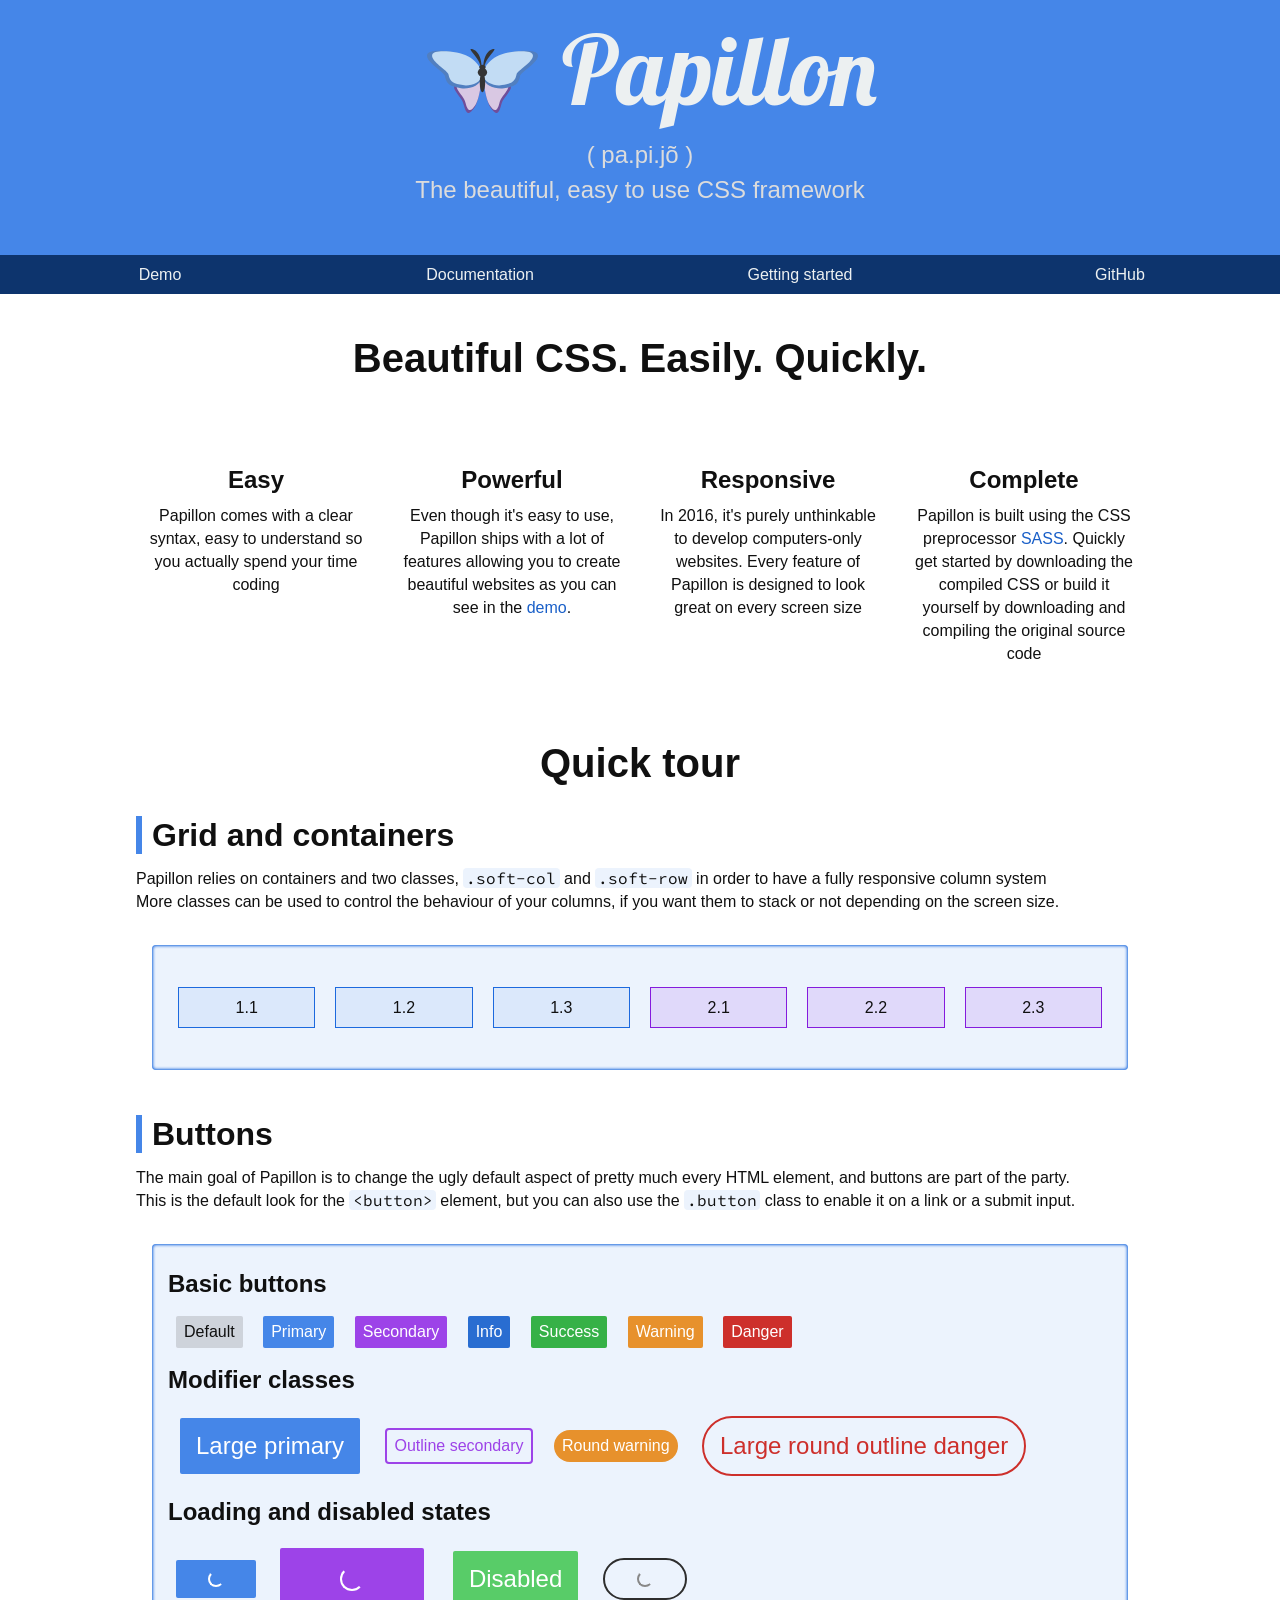
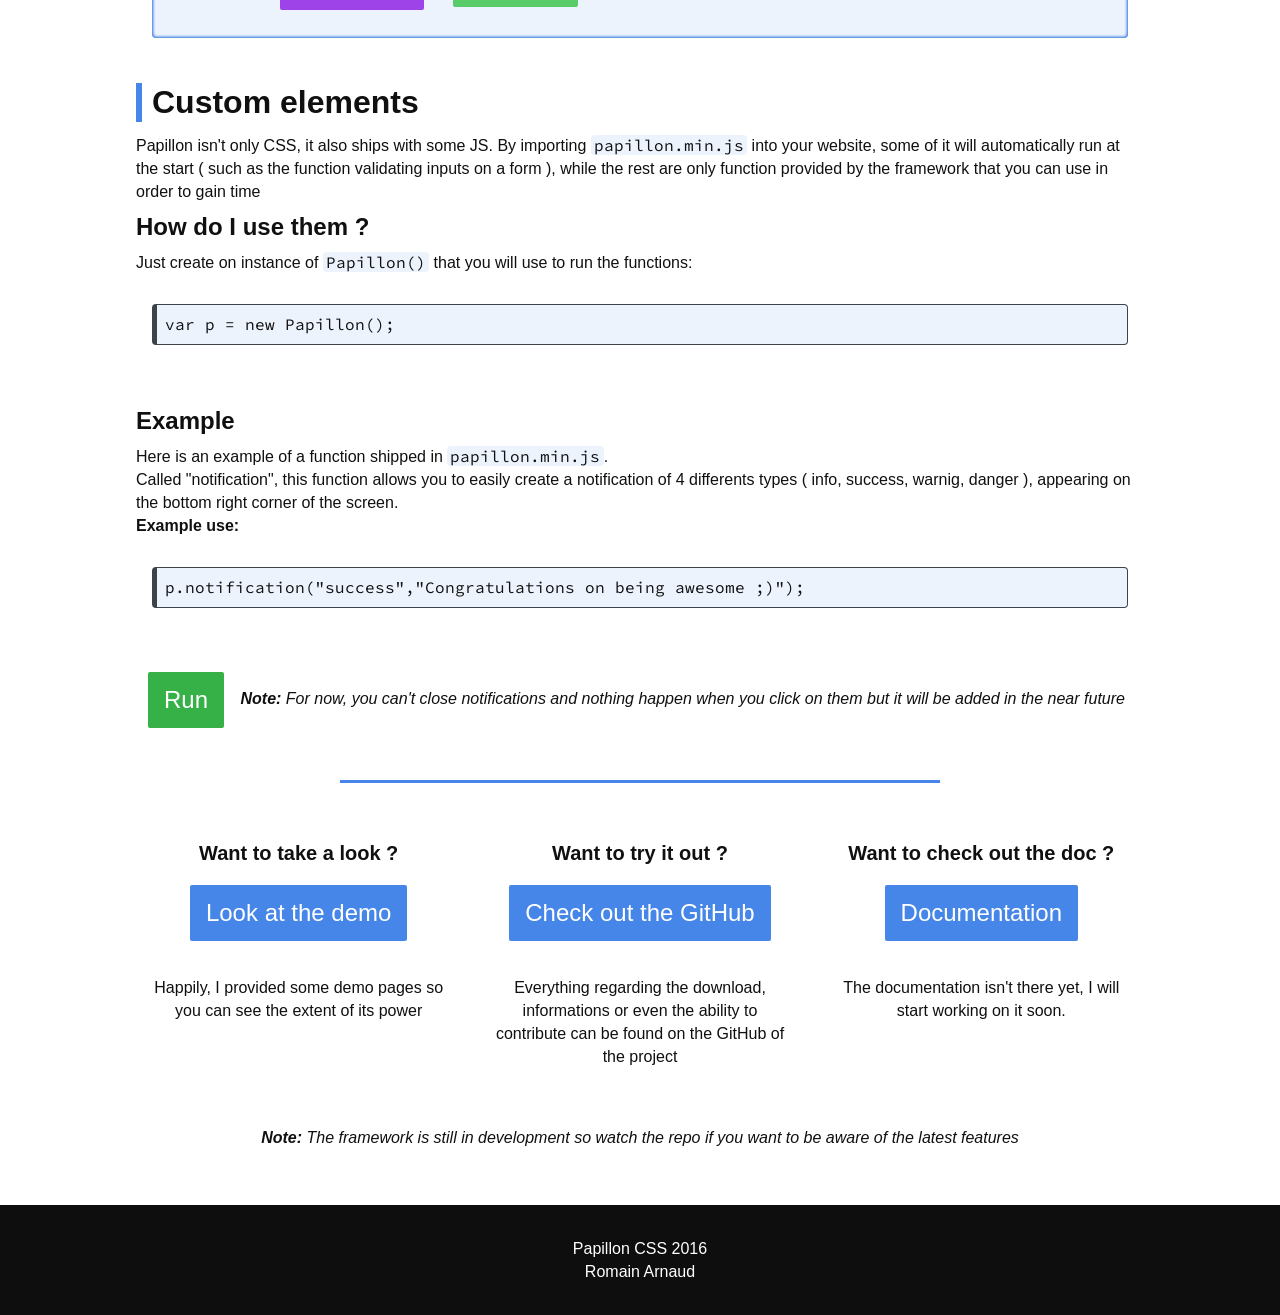
<file: index.html>
<!DOCTYPE html>
<html>
    <head>
        <title>Papillon, the beautiful CSS framework</title>
        <meta charset="UTF-8">
        <meta name="Content-Language" content="en">
        <meta name="Description" content="Papillon CSS, a powerful yet easy to use front-end framework for faster and easier web development.">
        <meta name="Keywords" content="css framework, css, framework, css3, html5, javascript, papillon css, Romain Arnaud">
        <meta name="Subject" content="Papillon CSS Framework">
        <meta name="Author" content="Romain Arnaud">
        <meta name="Publisher" content="Romain Arnaud">
        <meta name="Identifier-Url" content="http://romainarnaud.fr">
        <meta name="Geography" content="Montpellier, France, 34000">
        <meta name="viewport" content="width=device-width, initial-scale=1.0">
        <link href='https://fonts.googleapis.com/css?family=Ubuntu' rel='stylesheet' type='text/css'>
        <link rel="stylesheet" type="text/css" href="src/min/papillon.min.css">
        <script src="src/js/misc.js"></script>
        <script src="src/js/papillon.js"></script>
        <script src="src/js/dom.js"></script>
        <link rel="stylesheet" href="https://maxcdn.bootstrapcdn.com/font-awesome/4.5.0/css/font-awesome.min.css">
        <link href='https://fonts.googleapis.com/css?family=Source+Code+Pro' rel='stylesheet' type='text/css'>
        <link href='https://fonts.googleapis.com/css?family=Lobster' rel='stylesheet' type='text/css'>
        <script>
          (function(i,s,o,g,r,a,m){i['GoogleAnalyticsObject']=r;i[r]=i[r]||function(){
          (i[r].q=i[r].q||[]).push(arguments)},i[r].l=1*new Date();a=s.createElement(o),
          m=s.getElementsByTagName(o)[0];a.async=1;a.src=g;m.parentNode.insertBefore(a,m)
          })(window,document,'script','https://www.google-analytics.com/analytics.js','ga');

          ga('create', 'UA-68620829-3', 'auto');
          ga('send', 'pageview');

        </script>
    </head>
    <body>
      <header>
        <img src="logo.svg"></img>Papillon
        <small>( pa.pi.jõ )<br/>The beautiful, easy to use CSS framework</small>
      </header>
      <nav class="top">
        <div class="toggle"></div>
        <div class="links">
          <a href="./demo">Demo</a>
          <a href="./doc">Documentation</a>
          <a href="getting-started.html">Getting started</a>
          <a href="https://github.com/Rominou34/papillon">GitHub</a>
        </div>
      </nav>
      <main>
        <div class="container">
          <h1 class="text-center">Beautiful CSS. Easily. Quickly.</h1>
        </div>
        <div class="container-lg stack-lg soft-col">
          <div class="container stack-sm soft-col col-6">
            <div class="col-6">
              <h3 class="text-center">Easy</h3>
              <p class="text-center">
                Papillon comes with a clear syntax, easy to understand so you
                actually spend your time coding
              </p>
            </div>
            <div class="col-6">
              <h3 class="text-center">Powerful</h3>
              <p class="text-center">
                Even though it's easy to use, Papillon ships with a lot of
                features allowing you to create beautiful websites as you can
                see in the <a href="./demo">demo</a>.
              </p>
            </div>
          </div>
          <div class="container stack-sm soft-col col-6">
            <div class="col-6">
              <h3 class="text-center">Responsive</h3>
              <p class="text-center">
                In 2016, it's purely unthinkable to develop computers-only
                websites. Every feature of Papillon is designed to look great
                on every screen size
              </p>
            </div>
            <div class="col-6">
              <h3 class="text-center">Complete</h3>
              <p class="text-center">
                Papillon is built using the CSS preprocessor
                <a href="http://sass-lang.com/">SASS</a>. Quickly get started by
                downloading the compiled CSS or build it yourself by downloading
                and compiling the original source code
              </p>
            </div>
          </div>
        </div>
        <div class="container-lg">
          <h1 class="text-center">Quick tour</h1>
          <section>
            <h2 class="section-header">Grid and containers</h2>
            <p>Papillon relies on containers and two classes, <code>.soft-col</code>
              and <code>.soft-row</code> in order to have a fully responsive column system<br/>
              More classes can be used to control the behaviour of your columns, if you want them
              to stack or not depending on the screen size.
            </p>
            <div class="showcase">
              <div class="container soft-col stack-sm text-center">
                <div class="soft-col stack-lg col-6">
                  <div class="col-4 border bg-subtle">1.1</div>
                  <div class="col-4 border bg-subtle">1.2</div>
                  <div class="col-4 border bg-subtle">1.3</div>
                </div>
                <div class="soft-col stack-lg col-6">
                  <div class="col-4 border bg-subtle secondary">2.1</div>
                  <div class="col-4 border bg-subtle secondary">2.2</div>
                  <div class="col-4 border bg-subtle secondary">2.3</div>
                </div>
              </div>
            </div>
          </section>
          <section>
            <h2 class="section-header">Buttons</h2>
            <p>The main goal of Papillon is to change the ugly default aspect of pretty
              much every HTML element, and buttons are part of the party.<br/>
              This is the default look for the <code>&lt;button></code> element,
              but you can also use the <code>.button</code> class to enable it on a link
              or a submit input.
            </p>
            <div class="showcase">
              <h3>Basic buttons</h3>
              <button>Default</button>
              <button class="primary">Primary</button>
              <button class="secondary">Secondary</button>
              <button class="info">Info</button>
              <button class="success">Success</button>
              <button class="warning">Warning</button>
              <button class="danger">Danger</button>

              <h3>Modifier classes</h3>
              <button class="primary large">Large primary</button>
              <button class="secondary outline">Outline secondary</button>
              <button class="warning btn-round">Round warning</button>
              <button class="large danger btn-round outline">Large round outline danger</button>

              <h3>Loading and disabled states</h3>
              <button class="loading primary"></button>
              <button class="large loading secondary"></button>
              <button class="success large" disabled>Disabled</button>
              <button class="outline btn-round loading"></button>
            </div>
          </section>
          <section>
            <h2 class="section-header">Custom elements</h2>
            <p>Papillon isn't only CSS, it also ships with some JS. By importing
              <code>papillon.min.js</code> into your website, some of it will automatically
              run at the start ( such as the function validating inputs on a form ), while
              the rest are only function provided by the framework that you can use
              in order to gain time
            </p>

            <h3>How do I use them ?</h3>
            <p>Just create on instance of <code>Papillon()</code> that you will
              use to run the functions:
              <pre>
                <code>var p = new Papillon();</code>
              </pre>
            </p>

            <h3>Example</h3>
            <p>Here is an example of a function shipped in <code>papillon.min.js</code>.<br/>
              Called "notification", this function allows you to easily create a notification
              of 4 differents types ( info, success, warnig, danger ), appearing on the bottom
              right corner of the screen.<br/>
              <strong>Example use:</strong>
              <pre>
                <code>p.notification("success","Congratulations on being awesome ;)");</code>
              </pre>
              <button class="large success" onclick="p.notification('success','Congratulations on being awesome ;)');">
                Run
              </button>
              <i><strong>Note:</strong> For now, you can't close notifications and nothing happen
                when you click on them but it will be added in the near future</i>
            </p>
        </div>
        <hr/>
        <div class="container stack-lg col-12 soft-col text-center">
          <div class="col-4">
            <h4>Want to take a look ?</h4>
            <a href="./demo" class="button primary large">
              Look at the demo
            </a>
            <p>
              <br/>
              Happily, I provided some demo pages so you can see the extent of
              its power
            </p>
          </div>
          <div class="col-4">
            <h4>Want to try it out ?</h4>
            <a href="https://github.com/Rominou34/papillon" class="button primary large">
              Check out the GitHub
            </a>
            <p>
              <br/>
              Everything regarding the download, informations or even the
              ability to contribute can be found on the GitHub of the project
            </p>
          </div>
          <div class="col-4">
            <h4>Want to check out the doc ?</h4>
            <a href="./doc" class="button primary large">
              Documentation
            </a>
            <p>
              <br/>
              The documentation isn't there yet, I will start working on it soon.
            </p>
          </div>
          <div class="col-12 margin-lg">
            <i><b>Note:</b> The framework is still in development so
            watch the repo if you want to be aware of the latest features</i>
          </div>
        </div>
      </main>
      <footer>
        Papillon CSS 2016<br/>
        Romain Arnaud
      </footer>
      <script>var p = new Papillon();</script>
    </body>
</html>
</file>
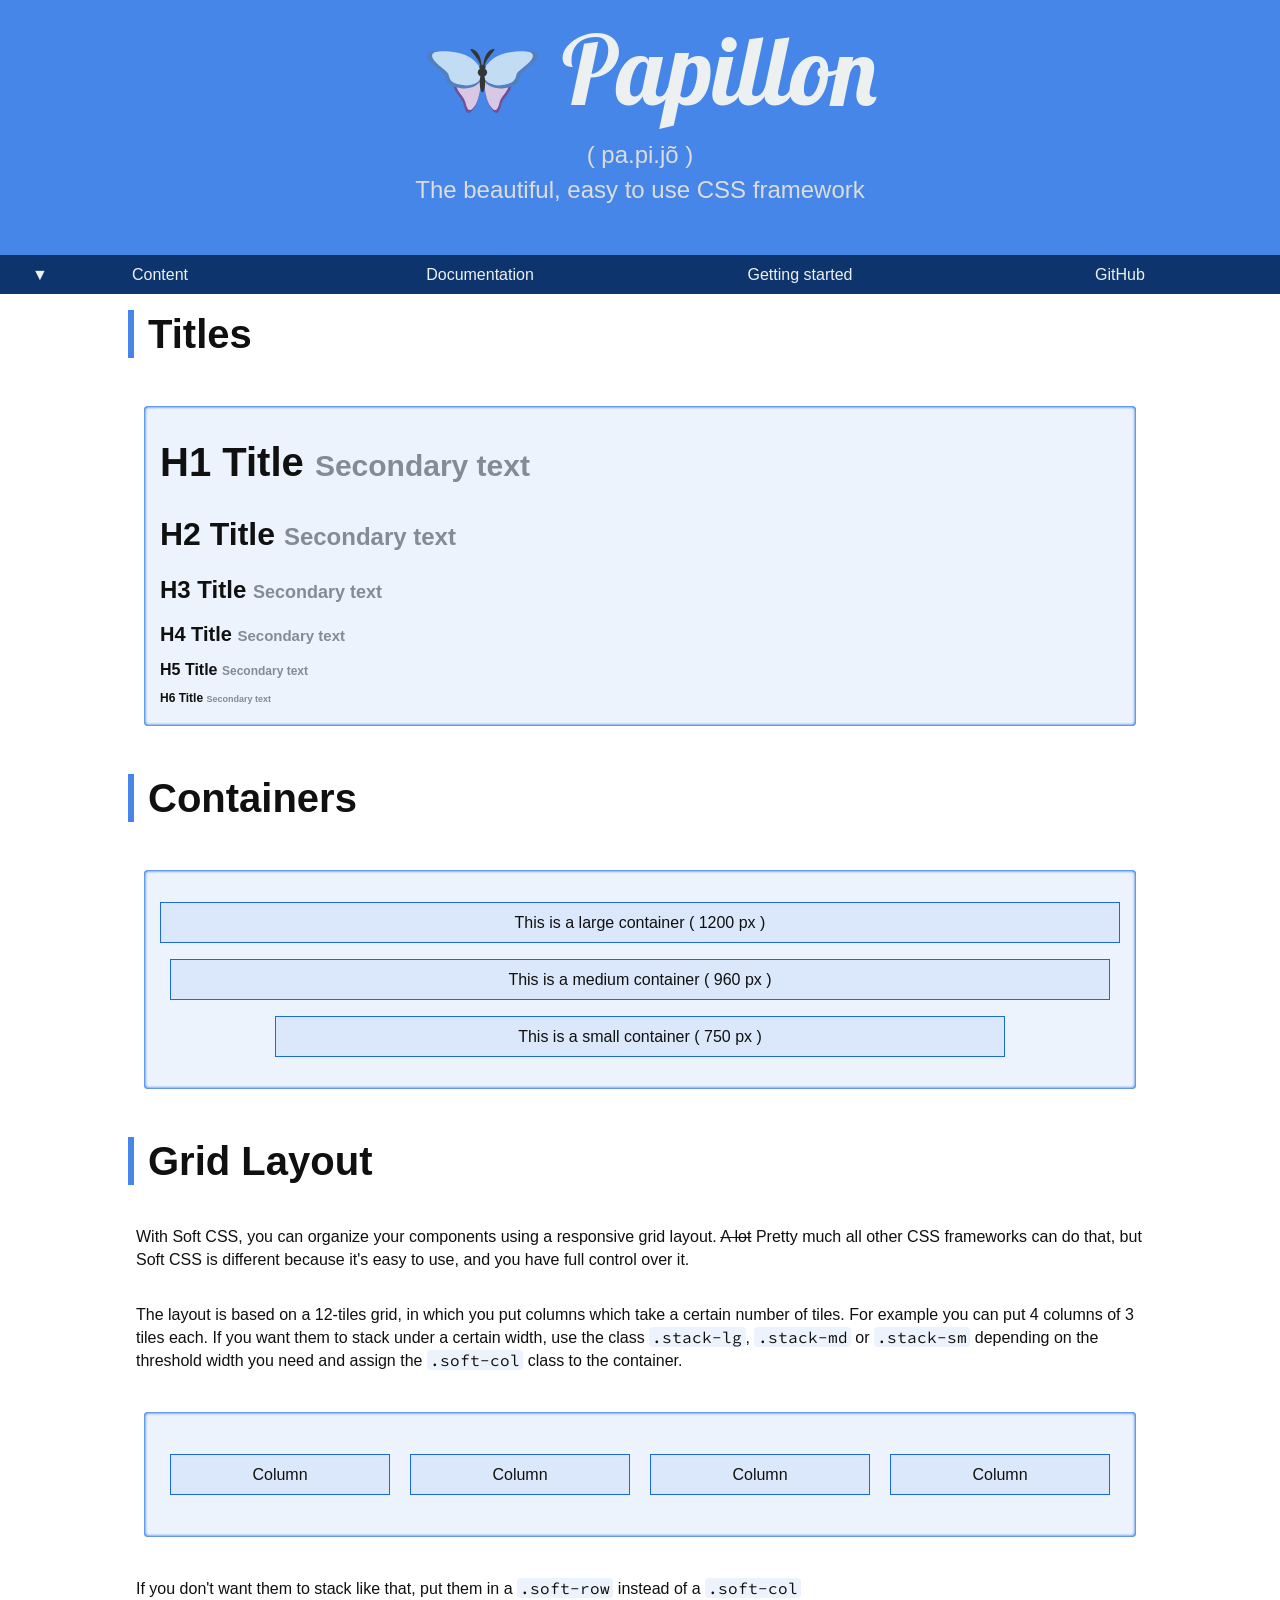
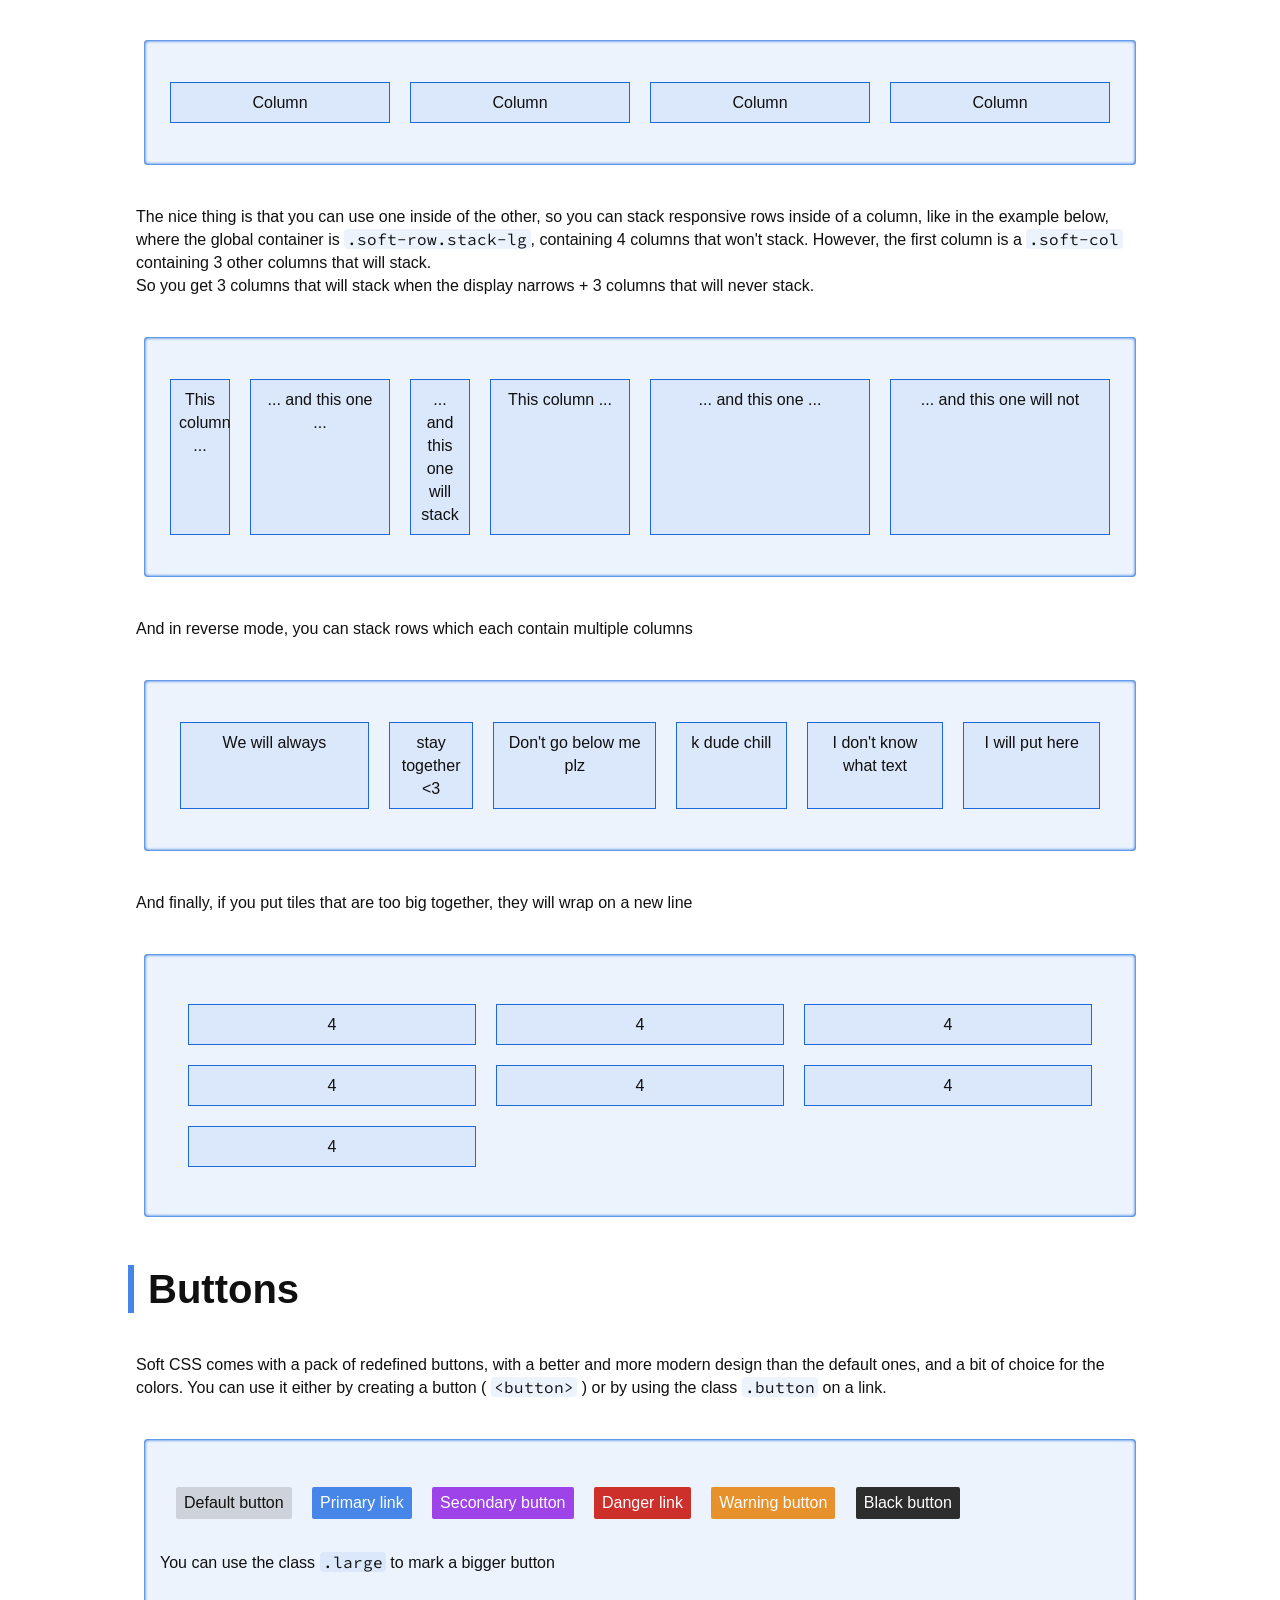
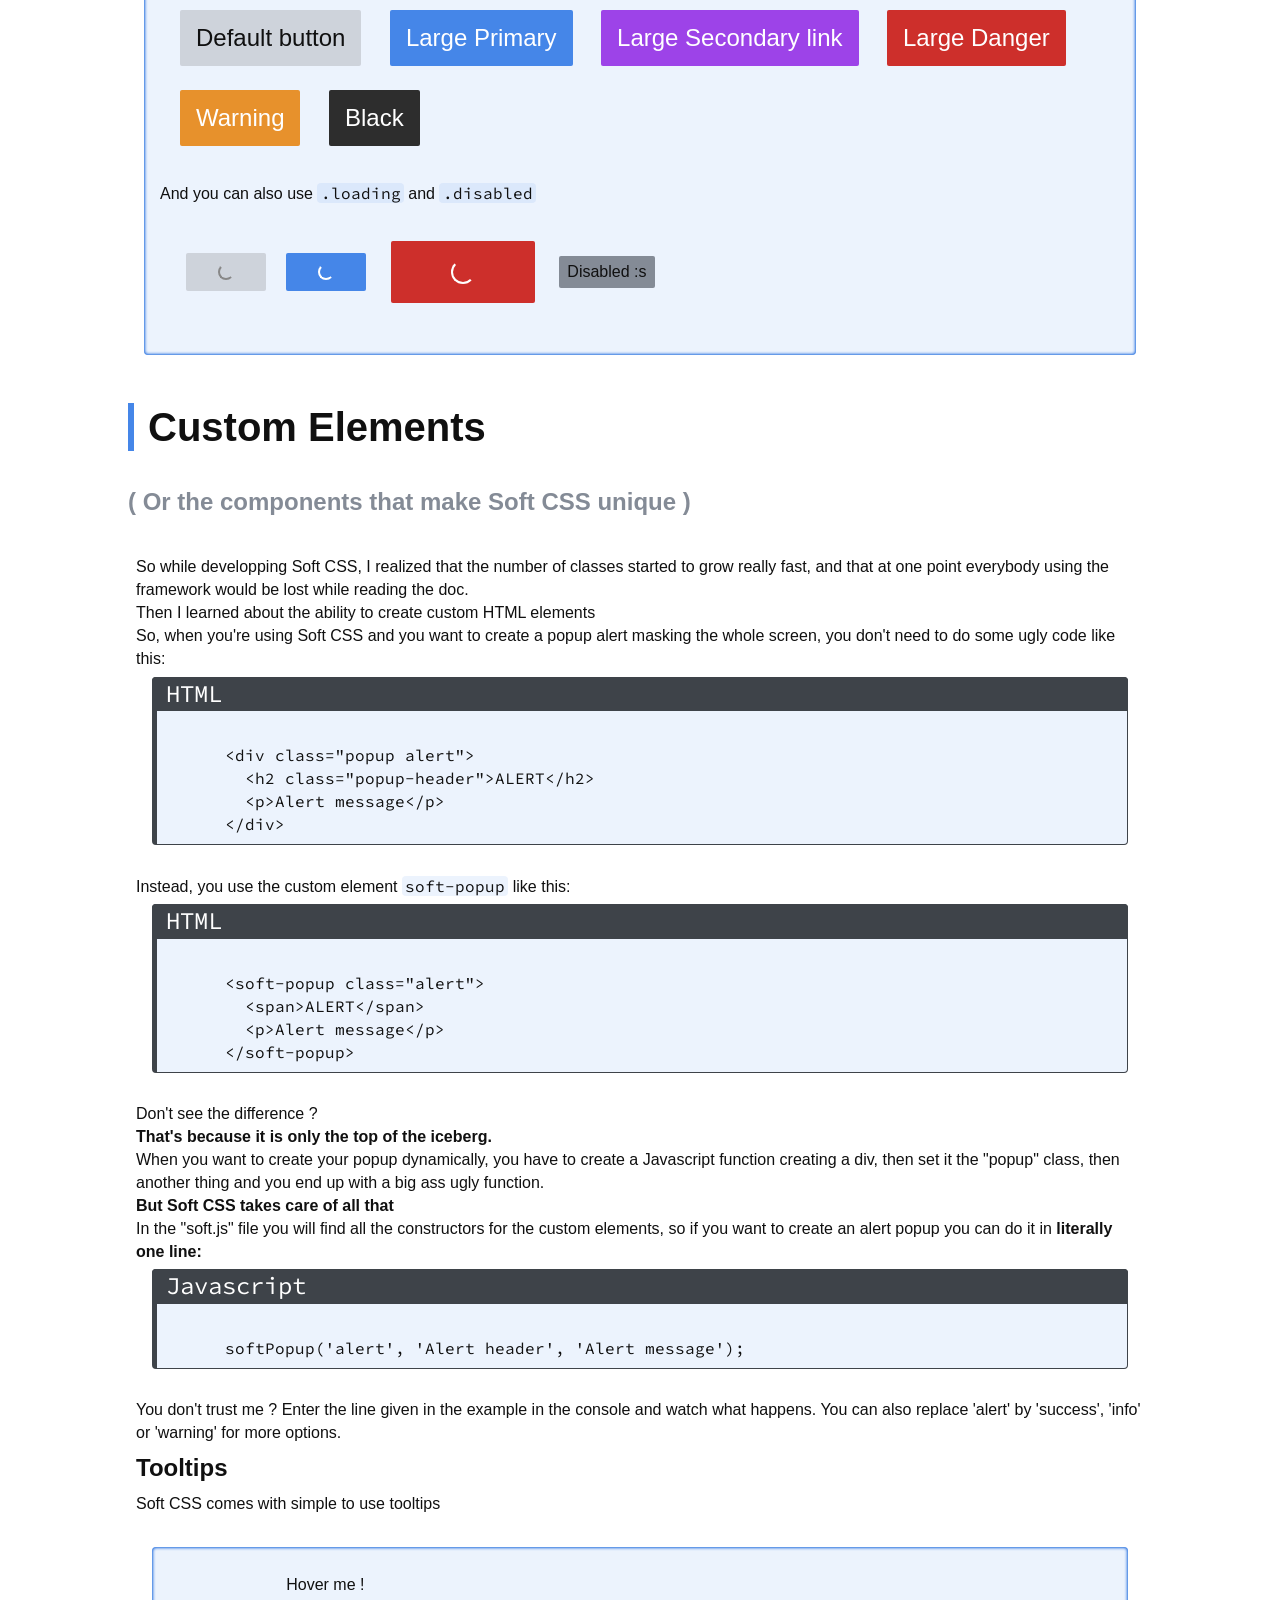
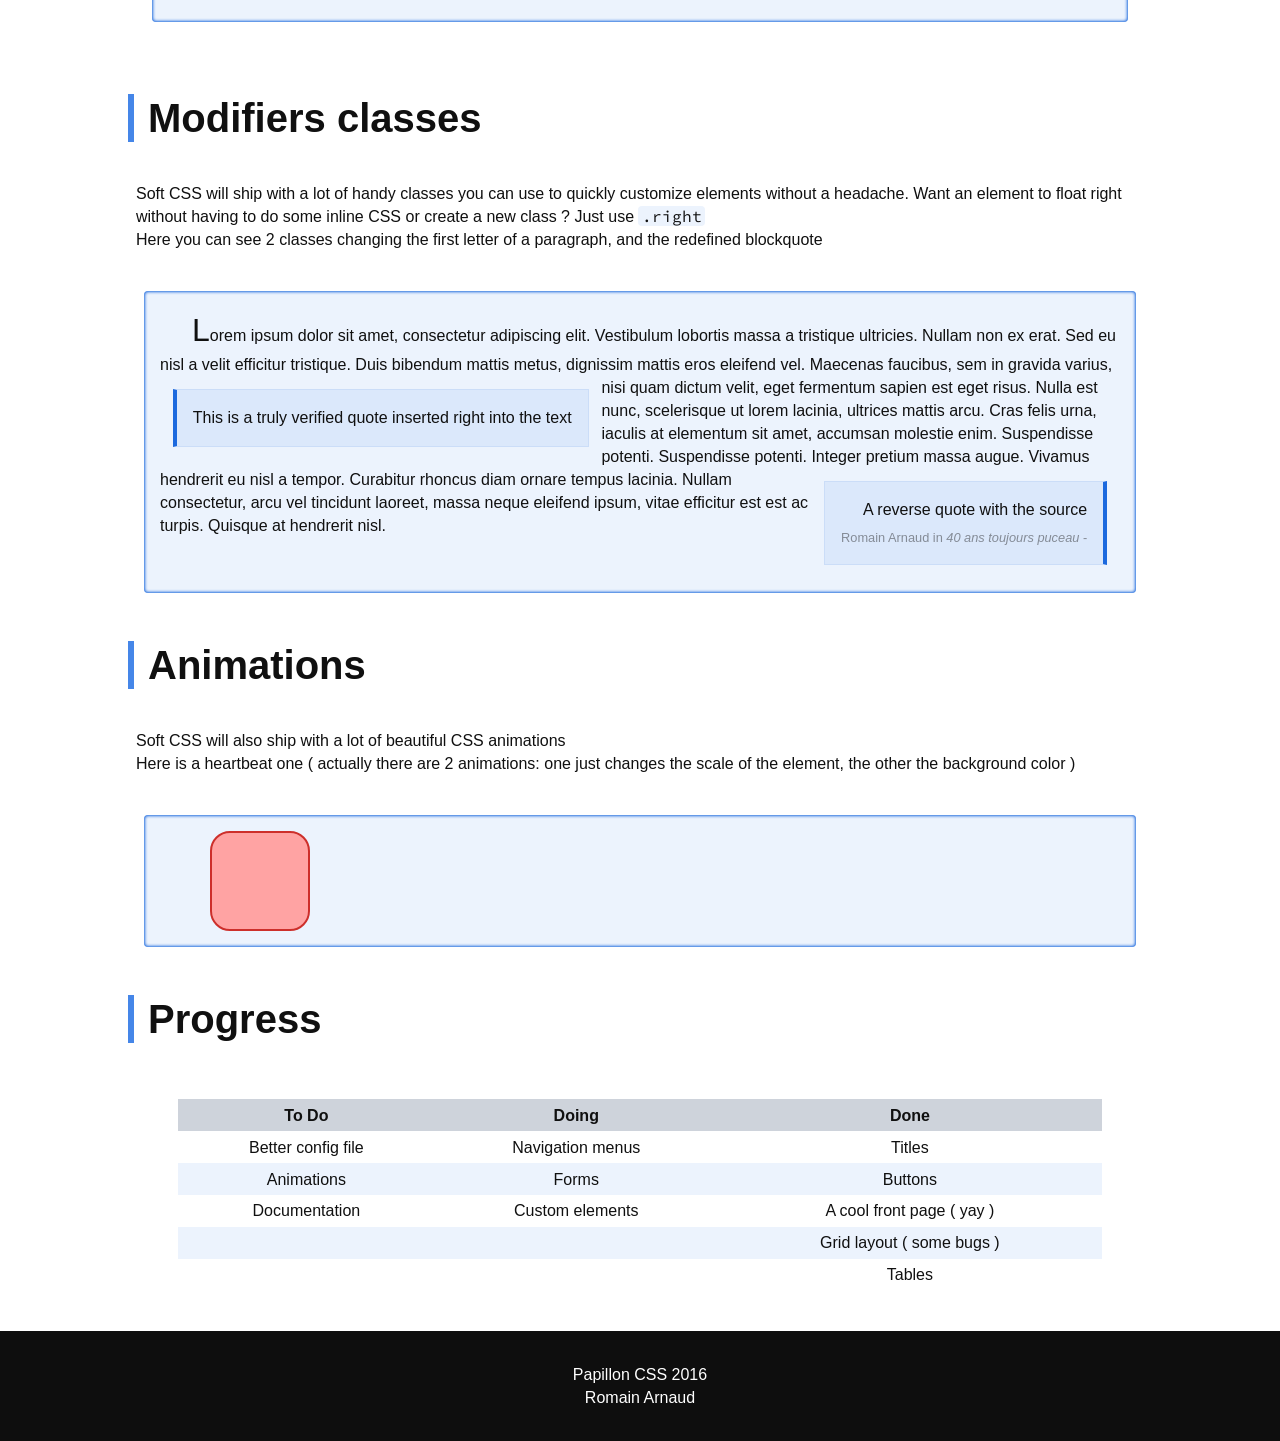
<file: demo/index.html>
<!DOCTYPE html>
<html>
    <head>
        <title>Papillon - Demo</title>
        <meta charset="UTF-8">
        <head>
        <meta name="Content-Language" content="en">
        <meta name="Description" content="Soft CSS, a powerful yet easy to use front-end framework for faster and easier web development.">
        <meta name="Keywords" content="css framework, css, framework, css3, html5, javascript, soft css, Romain Arnaud">
        <meta name="Subject" content="Soft CSS Framework">
        <meta name="Author" content="Romain Arnaud">
        <meta name="Publisher" content="Romain Arnaud">
        <meta name="Identifier-Url" content="http://romainarnaud.fr">
        <meta name="Geography" content="Montpellier, France, 34000">
        <meta name="viewport" content="width=device-width, initial-scale=1.0">
        <link href='https://fonts.googleapis.com/css?family=Ubuntu' rel='stylesheet' type='text/css'>
        <link rel="stylesheet" type="text/css" href="../src/min/test.css" id="main-style">
        <script src="../src/js/misc.js"></script>
        <script src="../src/js/dom.js"></script>
        <script src="../src/js/papillon.js"></script>
        <link rel="stylesheet" href="https://maxcdn.bootstrapcdn.com/font-awesome/4.5.0/css/font-awesome.min.css">
        <link href='https://fonts.googleapis.com/css?family=Source+Code+Pro' rel='stylesheet' type='text/css'>
        <link href='https://fonts.googleapis.com/css?family=Lobster' rel='stylesheet' type='text/css'>

    </head>
    <body>
      <header>
        <img src="../logo.svg"></img>Papillon
        <small>( pa.pi.jõ )<br/>The beautiful, easy to use CSS framework</small>
      </header>
      <nav class="top" data-follow>
        <div class="toggle"></div>
        <div class="links">
          <div class="submenu" data-toggle="click">
            <span>Content</span>
            <div class="dropdown">
              <a href="#section-titles">Titles</a>
              <a href="#section-containers">Containers</a>
              <a href="#section-buttons">Buttons</a>
              <a href="#section-custom">Custom elements</a>
              <a href="#section-modifiers">Modifiers</a>
              <a href="#section-animations">Animations</a>
              <a href="#section-progress">Progress</a>
            </div>
          </div>
          <a href="../doc">Documentation</a>
          <a href="getting-started.html">Getting started</a>
          <a href="https://github.com/Rominou34/papillon">GitHub</a>
        </div>
      </nav>
      <main>
        <!-- TITLES !-->
        <h1 class="section-header" id="section-titles">Titles</h1>
        <div class="showcase">
          <h1>
            H1 Title
            <small>Secondary text</small>
          </h1>
          <h2>
            H2 Title
            <small>Secondary text</small>
          </h2>
          <h3>
            H3 Title
            <small>Secondary text</small>
          </h3>
          <h4>
            H4 Title
            <small>Secondary text</small>
          </h4>
          <h5>
            H5 Title
            <small>Secondary text</small>
          </h5>
          <h6>
            H6 Title
            <small>Secondary text</small>
          </h6>
        </div>

        <!-- CONTAINERS !-->
        <h1 class="section-header" id="section-containers">Containers</h1>
        <div class="showcase">
          <div class="container-lg bg-subtle border text-center">
            This is a large container ( 1200 px )
          </div>
          <div class="container-md bg-subtle border text-center">
            This is a medium container ( 960 px )
          </div>
          <div class="container-sm bg-subtle border text-center">
            This is a small container ( 750 px )
          </div>
        </div>

        <!-- GRID LAYOUT !-->
        <h1 class="section-header">Grid Layout</h1>
        <div class="container-lg">
          <div>
            With Soft CSS, you can organize your components using a responsive
            grid layout. <del>A lot</del> Pretty much all other CSS frameworks
            can do that, but Soft CSS is different because it's easy to use,
            and you have full control over it.
          </div>
        </div>
        <div class="container-lg">
          <div>
            The layout is based on a 12-tiles grid, in which you put columns which
            take a certain number of tiles. For example you can put 4 columns of
            3 tiles each. If you want them to stack under a certain width, use the
            class <code>.stack-lg</code>, <code>.stack-md</code> or
            <code>.stack-sm</code> depending on the threshold width you need and
            assign the <code>.soft-col</code> class to the container.
          </div>
        </div>
        <div class="showcase">
          <div class="container-lg text-center soft-col stack-lg">
              <div class="col-3 border bg-subtle">Column</div>
              <div class="col-3 border bg-subtle">Column</div>
              <div class="col-3 border bg-subtle">Column</div>
              <div class="col-3 border bg-subtle">Column</div>
          </div>
        </div>

        <div class="container-lg">
          If you don't want them to stack like that, put them in a
          <code>.soft-row</code> instead of a <code>.soft-col</code>
        </div>
        <div class="showcase">
          <div class="container-lg stack-lg text-center soft-row">
              <div class="col-3 border bg-subtle">Column</div>
              <div class="col-3 border bg-subtle">Column</div>
              <div class="col-3 border bg-subtle">Column</div>
              <div class="col-3 border bg-subtle">Column</div>
          </div>
        </div>

        <div class="container-lg">
          <div>
            The nice thing is that you can use one inside of the other, so you
            can stack responsive rows inside of a column, like in the example
            below, where the global container is <code>.soft-row.stack-lg</code>,
            containing 4 columns that won't stack. However, the first column
            is a <code>.soft-col</code> containing 3 other columns that will stack.
            <br/>So you get 3 columns that will stack when the display narrows + 3
            columns that will never stack.
          </div>
        </div>
        <div class="showcase">
          <div class="container-lg force-hor text-center soft-row stack-lg">
            <div class="soft-col col-4">
              <div class="col-3 border bg-subtle">This column ...</div>
              <div class="col-6 border bg-subtle">... and this one ...</div>
              <div class="col-3 border bg-subtle">... and this one will stack</div>
            </div>
            <div class="col-2 border bg-subtle">This column ...</div>
            <div class="col-3 border bg-subtle">... and this one ...</div>
            <div class="col-3 border bg-subtle">... and this one will not</div>
          </div>
        </div>

        <div class="container-lg">
          <div>
            And in reverse mode, you can stack rows which each contain multiple
            columns
          </div>
        </div>
        <div class="showcase">
          <div class="container-md text-center soft-col stack-md">
            <div class="soft-row col-4">
              <div class="col-8 border bg-subtle">We will always</div>
              <div class="col-4 border bg-subtle">stay together &lt;3 </div>
            </div>
            <div class="soft-row col-4">
              <div class="col-7 border bg-subtle">Don't go below me plz</div>
              <div class="col-5 border bg-subtle">k dude chill</div>
            </div>
            <div class="soft-row col-4">
              <div class="col-6 border bg-subtle">I don't know what text</div>
              <div class="col-6 border bg-subtle">I will put here</div>
            </div>
          </div>
        </div>

        <div class="container-lg">
          <div>
            And finally, if you put tiles that are too big together, they will
            wrap on a new line
          </div>
        </div>
        <div class="showcase">
          <div class="container-md text-center">
            <div class="soft-col">
              <div class="col-4 border bg-subtle">4</div>
              <div class="col-4 border bg-subtle">4</div>
              <div class="col-4 border bg-subtle">4</div>
              <div class="col-4 border bg-subtle">4</div>
              <div class="col-4 border bg-subtle">4</div>
              <div class="col-4 border bg-subtle">4</div>
              <div class="col-4 border bg-subtle">4</div>
            </div>
          </div>
        </div>


        <!-- BUTTONS !-->
        <h1 class="section-header" id="section-buttons">Buttons</h1>

        <div class="container-lg">
          Soft CSS comes with a pack of redefined buttons, with a better and
          more modern design than the default ones, and a bit of choice for the
          colors. You can use it either by creating a button (
          <code>&lt;button></code> ) or by using the class <code>.button</code>
          on a link.
        </div>
        <div class="showcase">
          <div class="container">
            <button>Default button</button>
            <a href="#" class="button primary">Primary link</a>
            <button class="secondary">Secondary button</button>
            <a href="#" class="button danger">Danger link</a>
            <button class="warning">Warning button</button>
            <button class="black">Black button</button>
          </div>
          You can use the class <code>.large</code> to mark a bigger button
          <div class="container-lg">
            <button class="large">Default button</button>
            <button class="primary large">Large Primary</button>
            <a href="#" class="button secondary large">Large Secondary link</a>
            <button class="danger large">Large Danger</button>
            <button class="warning large">Warning</button>
            <button class="black large">Black</button>
          </div>
          And you can also use <code>.loading</code> and <code>.disabled</code>
          <div class="container-md">
            <button class="loading"></button>
            <button class="primary loading"></button>
            <button class="danger large loading"></button>
            <button disabled>Disabled :s</button>
          </div>
        </div>

        <!-- CUSTOM ELEMENTS !-->
        <h1 class="section-header" id="section-custom">Custom Elements</h1>
        <h2><small>( Or the components that make Soft CSS unique )</small></h2>

        <div class="container-lg">
          So while developping Soft CSS, I realized that the number of classes
          started to grow really fast, and that at one point everybody using
          the framework would be lost while reading the doc.<br/>
          Then I learned about the ability to create custom HTML elements<br/>
          So, when you're using Soft CSS and you want to create a popup alert
          masking the whole screen, you don't need to do some ugly code like
          this:<br/>
          <pre><code data-lang="HTML">
      &lt;div class="popup alert">
        &lt;h2 class="popup-header">ALERT&lt;/h2>
        &lt;p>Alert message&lt;/p>
      &lt;/div>
</code></pre>
        <br/>
        Instead, you use the custom element <code>soft-popup</code> like this:
        <pre><code data-lang="HTML">
      &lt;soft-popup class="alert">
        &lt;span>ALERT&lt;/span>
        &lt;p>Alert message&lt;/p>
      &lt;/soft-popup>
</code></pre>
        <br/>
        Don't see the difference ?<br/>
        <b>That's because it is only the top of the iceberg.</b><br/>
        When you want to create your popup dynamically, you have to create a
        Javascript function creating a div, then set it the "popup" class,
        then another thing and you end up with a big ass ugly function.<br/>
        <b>But Soft CSS takes care of all that</b><br/>
        In the "soft.js" file you will find all the constructors for the
        custom elements, so if you want to create an alert popup you can do
        it in <b>literally one line:</b><br/>
        <pre><code data-lang="Javascript">
      softPopup('alert', 'Alert header', 'Alert message');
</code></pre>
        <br/>
        You don't trust me ? Enter the line given in the example in the console
        and watch what happens. You can also replace 'alert' by 'success',
        'info' or 'warning' for more options.

        <h3>Tooltips</h3>
        Soft CSS comes with simple to use tooltips
          <div class="showcase">
            <div class="col-4 col-offset-4 soft-tooltip text-center" style="margin: 10px;">
              <div class="tooltip top">
                <div>Top !</div>
              </div>
              <div class="tooltip right">
                <div>Right !</div>
              </div>
              <div class="tooltip bottom">
                <div>Bottom !</div>
              </div>
              <div class="tooltip left">
                <div>Left !</div>
              </div>
              Hover me !
            </div>
          </div>
        </div>

        <!-- OTHER !-->
        <h1 class="section-header" id="section-modifiers">Modifiers classes</h1>
        <div class="container-lg">
          Soft CSS will ship with a lot of handy classes you can use to quickly
          customize elements without a headache. Want an element to float right
          without having to do some inline CSS or create a new class ? Just
          use <code>.right</code><br/>
          Here you can see 2 classes changing the first letter of a paragraph,
          and the redefined blockquote
        </div>
        <div class="showcase">
          <article text-justify class="first-letter-big first-letter-spacing clearfix">
            Lorem ipsum dolor sit amet, consectetur adipiscing elit.
            Vestibulum lobortis massa a tristique ultricies. Nullam non ex erat. Sed
             eu nisl a velit efficitur tristique. Duis bibendum mattis metus,
             dignissim mattis eros eleifend vel. Maecenas faucibus, sem in gravida
             varius, nisi quam dictum velit, eget fermentum sapien est eget risus.
             <blockquote>
               This is a truly verified quote inserted right into the text
             </blockquote>
             Nulla est nunc, scelerisque ut lorem lacinia, ultrices mattis arcu.
             Cras felis urna, iaculis at elementum sit amet, accumsan molestie enim.
              Suspendisse potenti. Suspendisse potenti. Integer pretium massa augue.
               Vivamus hendrerit eu nisl a tempor.
               <blockquote class="reverse clearfix">
                 A reverse quote with the source
                 <footer>Romain Arnaud in
                   <cite>40 ans toujours puceau</cite>
                 </footer>
               </blockquote>
               Curabitur rhoncus diam ornare
               tempus lacinia. Nullam consectetur, arcu vel tincidunt laoreet, massa
                neque eleifend ipsum, vitae efficitur est est ac turpis. Quisque at
                hendrerit nisl.
          </article>
        </div>

        <h1 class="section-header" id="section-animations">Animations</h1>
        <div class="container-lg">
          Soft CSS will also ship with a lot of beautiful CSS animations<br/>
          Here is a heartbeat one ( actually there are 2 animations: one just
          changes the scale of the element, the other the background color )
        </div>
        <div class="showcase">
          <div id="heartbeat" class="animation-heartbeat">
          </div>
        </div>
        <!--<soft-popup>
          Custom element <code>soft-popup</code><br/>
          Click on it to hide it
        </soft-popup>!-->
        <h1 class="section-header" id="section-progress">Progress</h1>
        <div class="container-md">
          <!--
            I use table because I haven't coded the vertical lists yet :s
          !-->

          <table class="fullWidth flat alt text-center">
            <thead>
              <td>To Do</td>
              <td>Doing</td>
              <td>Done</td>
            <tbody>
              <tr>
                <td>Better config file</td>
                <td>Navigation menus</td>
                <td>Titles</td>
              </tr>
              <tr>
                <td>Animations</td>
                <td>Forms</td>
                <td>Buttons</td>
              </tr>
              <tr>
                <td>Documentation</td>
                <td>Custom elements</td>
                <td>A cool front page ( yay )</td>
              </tr>
              <tr>
                <td></td>
                <td></td>
                <td>Grid layout ( some bugs )</td>
              </tr>
              <tr>
                <td></td>
                <td></td>
                <td>Tables</td>
              </tr>
            </tbody>
          </table>
        </div>
      </main>
      <!--<div class="banner-bot">
        <div class="content">
          <div class="container no-margin text-center">Change the theme</div>
          <div class="container no-margin no-padding soft-col stack-sm">
            <div class="col-4 no-margin">
              <button class="fullWidth primary large" id="classic-theme">Classic</button>
            </div>
            <div class="col-4 no-margin">
              <button class="fullWidth black large" id="dark-theme">Dark</button>
            </div>
            <div class="col-4 no-margin">
              <button class="fullWidth secondary large" id="flashy-theme">Flashy</button>
            </div>
          </div>
        </div>
        <button class="close">Close</button>
      </div>!-->
      <script src="demo.js"></script>
      <footer>
        Papillon CSS 2016<br/>
        Romain Arnaud
      </footer>
    </body>
</html>
</file>
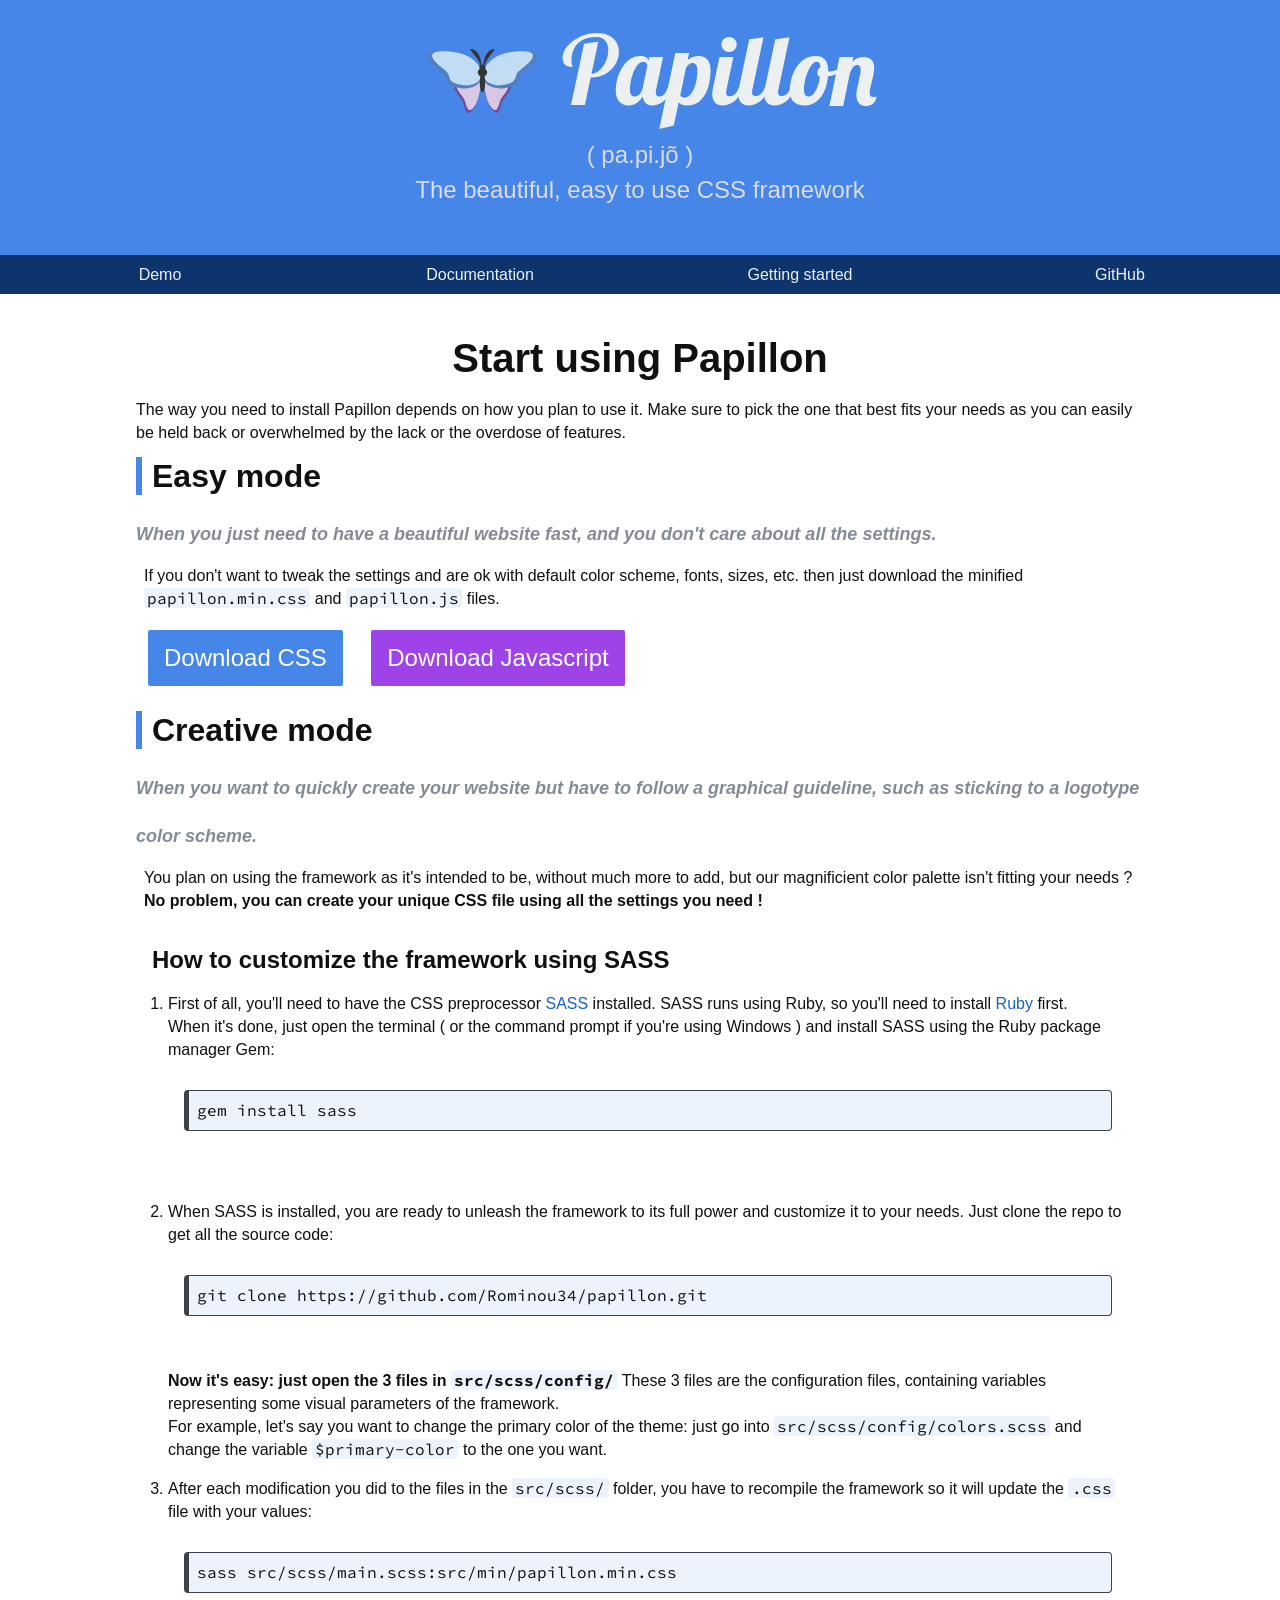
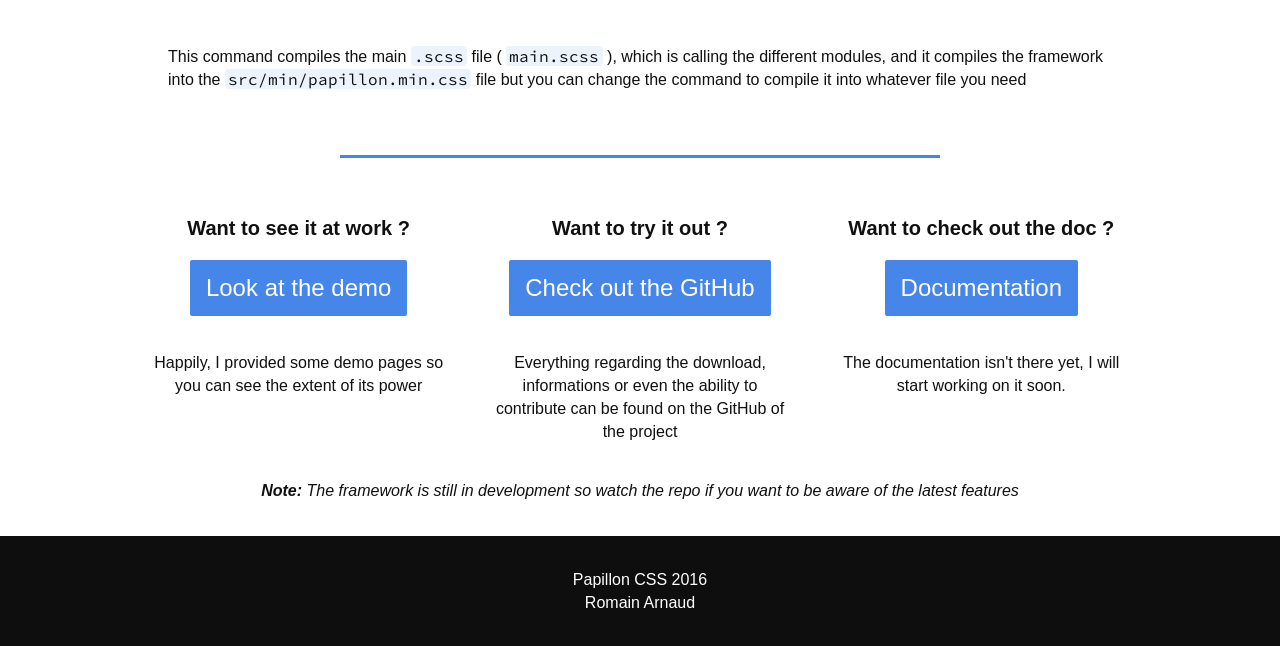
<file: getting-started.html>
<!DOCTYPE html>
<html>
    <head>
        <title>Papillon - Getting Started</title>
        <meta charset="UTF-8">
        <meta name="Content-Language" content="en">
        <meta name="Description" content="How to install and start using Papillon CSS">
        <meta name="Keywords" content="css framework, css, framework, css3, html5, javascript, papillon css, Romain Arnaud">
        <meta name="Subject" content="Papillon CSS Framework">
        <meta name="Author" content="Romain Arnaud">
        <meta name="Publisher" content="Romain Arnaud">
        <meta name="Identifier-Url" content="http://romainarnaud.fr">
        <meta name="Geography" content="Montpellier, France, 34000">
        <meta name="viewport" content="width=device-width, initial-scale=1.0">
        <link href='https://fonts.googleapis.com/css?family=Ubuntu' rel='stylesheet' type='text/css'>
        <link rel="stylesheet" type="text/css" href="src/min/test.css">
        <script src="src/js/misc.js"></script>
        <script src="src/js/papillon.js"></script>
        <script src="src/js/dom.js"></script>
        <link rel="stylesheet" href="https://maxcdn.bootstrapcdn.com/font-awesome/4.5.0/css/font-awesome.min.css">
        <link href='https://fonts.googleapis.com/css?family=Source+Code+Pro' rel='stylesheet' type='text/css'>
        <link href='https://fonts.googleapis.com/css?family=Lobster' rel='stylesheet' type='text/css'>
        <script>
          (function(i,s,o,g,r,a,m){i['GoogleAnalyticsObject']=r;i[r]=i[r]||function(){
          (i[r].q=i[r].q||[]).push(arguments)},i[r].l=1*new Date();a=s.createElement(o),
          m=s.getElementsByTagName(o)[0];a.async=1;a.src=g;m.parentNode.insertBefore(a,m)
          })(window,document,'script','https://www.google-analytics.com/analytics.js','ga');

          ga('create', 'UA-68620829-3', 'auto');
          ga('send', 'pageview');

        </script>
    </head>
    <body>
      <header>
        <img src="logo.svg"></img>Papillon
        <small>( pa.pi.jõ )<br/>The beautiful, easy to use CSS framework</small>
      </header>
      <nav class="top">
        <div class="toggle"></div>
        <div class="links">
          <a href="./demo">Demo</a>
          <a href="./doc">Documentation</a>
          <a href="#">Getting started</a>
          <a href="https://github.com/Rominou34/papillon">GitHub</a>
        </div>
      </nav>
      <main>
        <div class="container">

          <h1 class="text-center">Start using Papillon</h1>
          <p>
            The way you need to install Papillon depends on how you plan to use it.
            Make sure to pick the one that best fits your needs as you can easily be held
            back or overwhelmed by the lack or the overdose of features.
          </p>

          <!-- FOR NEWBS !-->
          <h2 class="section-header">Easy mode</h2>
          <h3>
            <small>
              <i>When you just need to have a beautiful website fast, and you
              don't care about all the settings.</i>
            </small>
          </h3>
          <p class="margin-sm">
            If you don't want to tweak the settings and are ok with default
            color scheme, fonts, sizes, etc. then just download the minified
            <code>papillon.min.css</code> and <code>papillon.js</code> files.
          </p>
          <a class="button primary large margin-sm" href="http://rominou34.github.io/papillon/src/min/papillon.min.css" download>
            Download CSS
          </a>
          <a class="button secondary large margin-sm" href="http://rominou34.github.io/papillon/src/min/papillon.min.js" download>
            Download Javascript
          </a>

          <!-- FOR GUYS WHO WANT SOME PRETTY CSS !-->
          <h2 class="section-header">Creative mode</h2>
          <h3>
            <small>
              <i>When you want to quickly create your website but have to follow a graphical
              guideline, such as sticking to a logotype color scheme.</i>
            </small>
          </h3>
          <p class="margin-sm">
            You plan on using the framework as it's intended to be, without much
            more to add, but our magnificient color palette isn't fitting your needs ?<br/>
            <strong>No problem, you can create your unique CSS file using all the settings
              you need !</strong>
          </p>
          <div class="padding-md">
            <h3>How to customize the framework using SASS</h3>
            <ol>
              <li>
                First of all, you'll need to have the CSS preprocessor
                <a href="https://sass-lang.com/">SASS</a> installed.
                SASS runs using Ruby, so you'll need to install
                <a href="https://www.ruby-lang.org">Ruby</a> first.<br/>
                When it's done, just open the terminal ( or the command prompt
                if you're using Windows ) and install SASS using the Ruby
                package manager Gem:
                <pre>
                  <code>gem install sass</code>
                </pre>
              </li>
              <li>
                When SASS is installed, you are ready to unleash the framework
                to its full power and customize it to your needs. Just clone the
                repo to get all the source code:
                <pre>
                  <code>git clone https://github.com/Rominou34/papillon.git</code>
                </pre>
                <strong>
                  Now it's easy: just open the 3 files in <code>src/scss/config/</code>
                </strong>
                These 3 files are the configuration files, containing variables
                representing some visual parameters of the framework.<br/>
                For example, let's say you want to change the primary color of the
                theme: just go into <code>src/scss/config/colors.scss</code> and
                change the variable <code>$primary-color</code> to the one you want.
              </li>
              <li>
                After each modification you did to the files in the <code>src/scss/</code>
                folder, you have to recompile the framework so it will update the <code>.css</code>
                file with your values:
                <pre>
                  <code>sass src/scss/main.scss:src/min/papillon.min.css</code>
                </pre>
                This command compiles the main <code>.scss</code> file (
                <code>main.scss</code> ), which is calling the different modules,
                and it compiles the framework into the <code>src/min/papillon.min.css</code>
                 file but you can change the command to compile it into whatever file you need
            </ol>
          </div>
        </div>
        <hr/>
        <div class="container stack-lg col-12 soft-col text-center">
          <div class="col-4">
            <h4>Want to see it at work ?</h4>
            <a href="./demo" class="button primary large">
              Look at the demo
            </a>
            <p>
              <br/>
              Happily, I provided some demo pages so you can see the extent of
              its power
            </p>
          </div>
          <div class="col-4">
            <h4>Want to try it out ?</h4>
            <a href="https://github.com/Rominou34/papillon" class="button primary large">
              Check out the GitHub
            </a>
            <p>
              <br/>
              Everything regarding the download, informations or even the
              ability to contribute can be found on the GitHub of the project
            </p>
          </div>
          <div class="col-4">
            <h4>Want to check out the doc ?</h4>
            <a href="./doc" class="button primary large">
              Documentation
            </a>
            <p>
              <br/>
              The documentation isn't there yet, I will start working on it soon.
            </p>
          </div>
          <div class="col-12">
            <i><b>Note:</b> The framework is still in development so
            watch the repo if you want to be aware of the latest features</i>
          </div>
        </div>
      </main>
      <footer>
        Papillon CSS 2016<br/>
        Romain Arnaud
      </footer>
    </body>
</html>
</file>
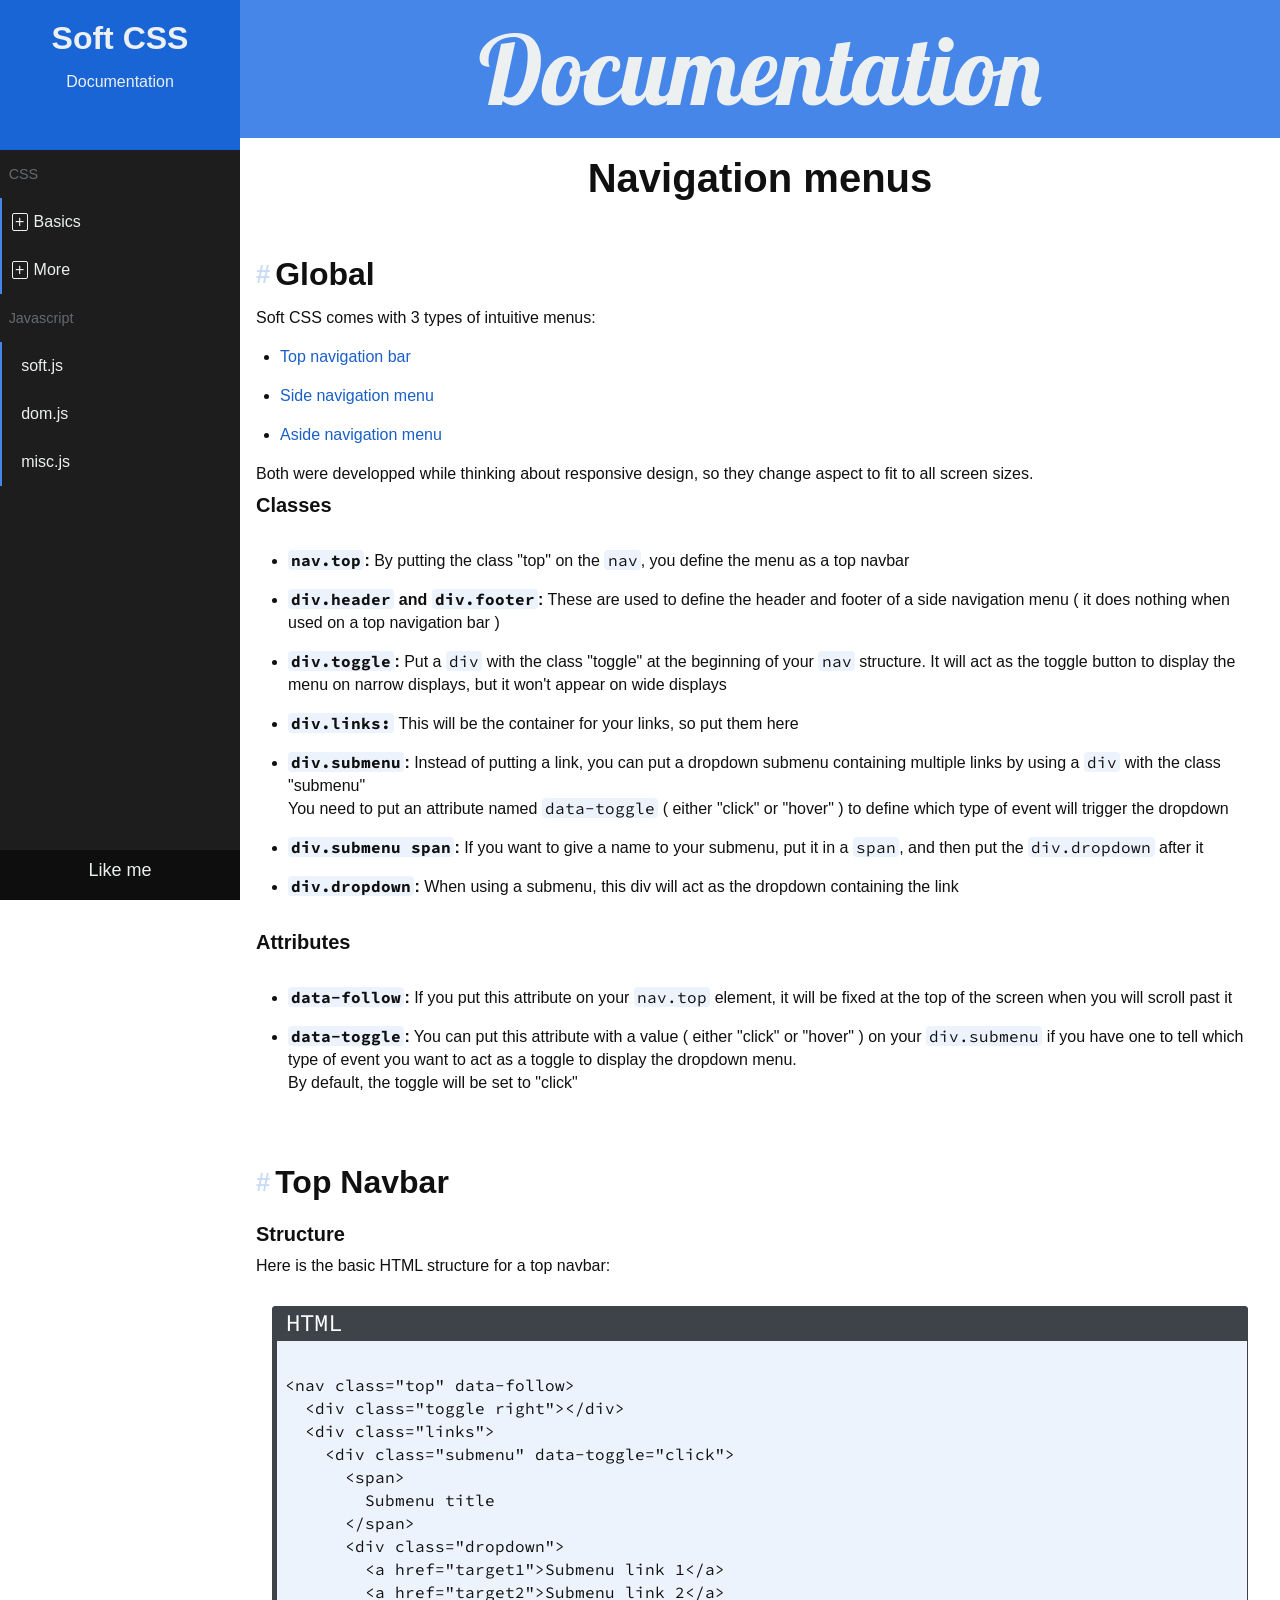
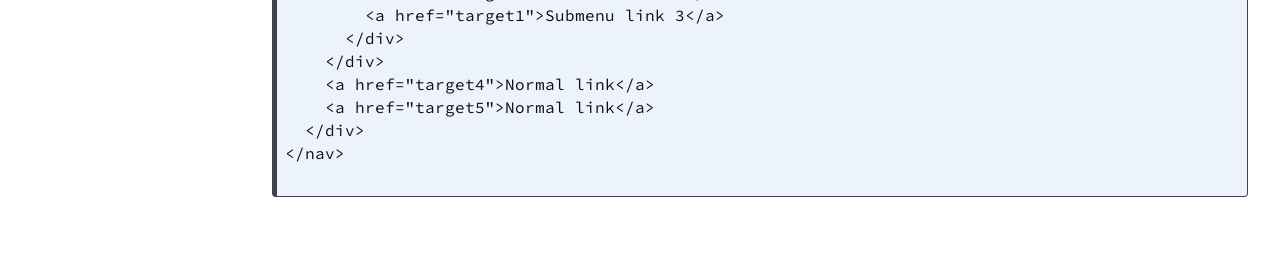
<file: doc/menus.html>
<!DOCTYPE html>
<html>
  <head>
      <title>Documentation - Soft CSS</title>
      <meta charset="UTF-8">
      <meta name="viewport" content="width=device-width, initial-scale=1.0">
      <link href='../src/min/test.css' rel='stylesheet' type='text/css'>
      <!--<link href='../src/min/soft.min.css' rel='stylesheet' type='text/css'>!-->
      <script src="../src/js/misc.js"></script>
      <script src="../src/js/dom.js"></script>
      <script src="../src/js/soft.js"></script>
      <link href='https://fonts.googleapis.com/css?family=Montserrat' rel='stylesheet' type='text/css'>
      <link href='https://fonts.googleapis.com/css?family=Ubuntu' rel='stylesheet' type='text/css'>
      <link href='https://fonts.googleapis.com/css?family=Lobster' rel='stylesheet' type='text/css'>
      <link rel="stylesheet" href="https://maxcdn.bootstrapcdn.com/font-awesome/4.5.0/css/font-awesome.min.css">
      <link href='https://fonts.googleapis.com/css?family=Source+Code+Pro' rel='stylesheet' type='text/css'>
  </head>
  <body class="navside">
    <header>Documentation</header>
    <nav class="side">
      <div class="toggle"></div>
      <div class="header">
        <h2>Soft CSS</h2>
        <span>Documentation</span>
      </div>
      <div class="links">
        <div class="category">
          <span>CSS</span>
          <div class="submenu">
            <span>Basics</span>
            <div class="dropdown">
              <a href="#">Menus</a>
              <a href="#">Grid Layout</a>
              <a href="#">Tables</a>
              <a href="#">Forms</a>
              <a href="#">Configuration</a>
            </div>
          </div>
          <div class="submenu">
            <span>More</span>
            <div class="dropdown">
              <a href="#">Custom elements</a>
              <a href="#">Helper classes</a>
              <a href="#">Custom elements</a>
              <a href="#">Helper classes</a>
              <a href="#">Tables</a>
            </div>
          </div>
        </div>
        <div class="category">
          <span>Javascript</span>
          <a href="#">soft.js</a>
          <a href="#">dom.js</a>
          <a href="#">misc.js</a>
        </div>
      </div>
      <div class="footer">
        <span>Like me</span>
      </div>
    </nav>
    <main class="padding-auto">
      <h1 class="text-center">Navigation menus</h1>
      <!--
      ***** GLOBAL *****
      !-->
      <div class="container">
        <h2>
          <a id="global" href="#global">Global</a>
        </h2>
        <p>
          Soft CSS comes with 3 types of intuitive menus:
          <ul class="padding-sm">
            <li>
              <a href="#top-navbar">Top navigation bar</a>
            </li>
            <li>
              <a href="#">Side navigation menu</a>
            </li>
            <li>
              <a href="#">Aside navigation menu</a>
            </li>
          </ul>
          Both were developped while thinking about responsive design,
          so they change aspect to fit to all screen sizes.
        </p>
        <p>
          <h4>Classes</h4>
          <ul class="padding-md">
            <li>
              <b><code>nav.top</code>:</b> By putting the class "top" on the
              <code>nav</code>, you define the menu as a top navbar
            </li>
            <li>
              <b><code>div.header</code> and <code>div.footer</code>:</b>
              These are used to define the header and footer of a side navigation
              menu ( it does nothing when used on a top navigation bar )
            </li>
            <li>
              <b><code>div.toggle</code>:</b>
              Put a <code>div</code> with the class "toggle" at the beginning of
              your <code>nav</code> structure. It will act as the toggle button
              to display the menu on narrow displays, but it won't appear on wide displays
            </li>
            <li>
              <b><code>div.links:</code></b> This will be the container for your links,
              so put them here
            </li>
            <li>
              <b><code>div.submenu</code>:</b> Instead of putting a link, you can put
              a dropdown submenu containing multiple links by using a
              <code>div</code> with the class "submenu"<br/>
              You need to put an attribute named <code>data-toggle</code>
              ( either "click" or "hover" ) to define which type of event will
              trigger the dropdown<br/>
            </li>
            <li>
              <b><code>div.submenu span</code>:</b> If you want to give a name to your
                submenu, put it in a <code>span</code>, and then put the
                <code>div.dropdown</code> after it
            <li>
              <b><code>div.dropdown</code>:</b> When using a submenu, this div will act
              as the dropdown containing the link
            </li>
          </ul>
        </p>
        <p>
          <h4>Attributes</h4>
          <ul class="padding-md">
            <li>
              <b><code>data-follow</code>:</b>
              If you put this attribute on
              your <code>nav.top</code> element, it will be fixed at the top of
              the screen when you will scroll past it
            </li>
            <li>
              <b><code>data-toggle</code>:</b>
              You can put this attribute with a value ( either "click" or
              "hover" ) on your <code>div.submenu</code> if you have one to tell
              which type of event you want to act as a toggle to display the
              dropdown menu.<br/>
              By default, the toggle will be set to "click"
            </li>
          </ul>
        </p>
      </div>
      <!--
      ***** TOP NAVBAR *****
      !-->
      <div class="container">
        <h2>
          <a id="top-navbar" href="#top-navbar">Top Navbar</a>
        </h2>
        <p>
          <h4>Structure</h4>
          Here is the basic HTML structure for a top navbar:
          <pre>
            <code data-lang="HTML">
&lt;nav class="top" data-follow&gt;
  &lt;div class="toggle right"&gt;&lt;/div&gt;
  &lt;div class="links"&gt;
    &lt;div class="submenu" data-toggle="click"&gt;
      &lt;span&gt;
        Submenu title
      &lt;/span&gt;
      &lt;div class="dropdown"&gt;
        &lt;a href="target1">Submenu link 1&lt;/a&gt;
        &lt;a href="target2">Submenu link 2&lt;/a&gt;
        &lt;a href="target1">Submenu link 3&lt;/a&gt;
      &lt;/div&gt;
    &lt;/div&gt;
    &lt;a href="target4"&gt;Normal link&lt;/a&gt;
    &lt;a href="target5"&gt;Normal link&lt;/a&gt;
  &lt;/div&gt;
&lt;/nav&gt;
            </code>
          </pre>
        </p>
      </div>
    </main>
  </body>
</html>
</file>
<file: src/min/test.css>
/*
* Soft CSS - The tweakable CSS framework
* Romain Arnaud - 2016-2017
*/
/*
* Soft CSS - The tweakable CSS framework
* Romain Arnaud - 2016
*/
/*
******************************************************************************
* COLOR PALETTE
******************************************************************************
*/
/*
* HOW TO USE
* - Define the default color each time ( $blue-default, $red-default, etc. )
* - The shades will be automatically calculated using lighten() and darken()
* - At the end, choose the colors of elements using the color palette
*   so you have an uniform color scheme
*/
/********************
*   COLOR PALETTE   *
********************/
/* THEME */
/* Put true here if your theme is a night one ( dark bakcground and white font ) */
/*** COMPLEMENTARY COLORS ***/
/* GREY */
/* Almost white */
/* Very light grey */
/* Darky dark */
/* Almost black */
/*** USED FOR THE ELEMENTS ***/
/* HEADER */
/*#ecf0f1;*/
/*
******************************************************************************
* LAYOUT CONTROL
******************************************************************************
*/
/*
***** NAVIGATION *****
*/
/********** SIZES **********/
/*
***** GRID LAYOUT *****
*/
/*
* -- Container threshold sizes --
* The name is a bit misleading as it isn't only used for containers but
* for the whole responsiveness of the website ( it's the value used in the
* media queries )
*/
/*
******************************************************************************
* FONTS
******************************************************************************
*/
/* basic text */
/* basic text sans serif */
/* basic text serif ? */
/* h1, h2, h3, h4, h5, h6 */
/* Header */
/* code */
/* Basic text */
/* Basic text */
/* Basic text */
/* Header */
/* We reset all the rules so it looks the same for all browsers */
/*! sanitize.css v3.3.0 | CC0 1.0 Public Domain | github.com/10up/sanitize.css */
/* Latest tested: Android 6, Chrome 48, Edge 13, Firefox 44, Internet Explorer 11, iOS 9, Opera 35, Safari 9, Windows Phone 8.1 */
/*
 * Normalization
 */
abbr[title] {
  text-decoration: underline;
  /* Chrome 48+, Edge 12+, Internet Explorer 11-, Safari 9+ */
  text-decoration: underline dotted;
  /* Firefox 40+ */ }

audio:not([controls]) {
  display: none;
  /* Chrome 44-, iOS 8+, Safari 9+ */ }

b,
strong {
  font-weight: bolder;
  /* Edge 12+, Safari 6.2+, and Chrome 18+ */ }

button {
  -moz-appearance: button;
  -webkit-appearance: button;
  /* iOS 8+ */
  overflow: visible;
  /* Internet Explorer 11- */ }

button::-moz-focus-inner, input::-moz-focus-inner {
  border: 0;
  /* Firefox 4+ */
  padding: 0;
  /* Firefox 4+ */ }

button:-moz-focusring, input:-moz-focusring {
  outline: 1px dotted ButtonText;
  /* Firefox 4+ */ }

button,
select {
  text-transform: none;
  /* Firefox 40+, Internet Explorer 11- */ }

details {
  display: block;
  /* Edge 12+, Firefox 40+, Internet Explorer 11-, Windows Phone 8.1+ */ }

html {
  -ms-overflow-style: -ms-autohiding-scrollbar;
  /* Edge 12+, Internet Explorer 11- */
  overflow-y: scroll;
  /* All browsers without overlaying scrollbars */
  -ms-text-size-adjust: 100%;
  -webkit-text-size-adjust: 100%;
  /* iOS 8+, Windows Phone 8.1+ */ }

hr {
  overflow: visible;
  /* Internet Explorer 11-, Edge 12+ */ }

input {
  -webkit-border-radius: 0; }

input[type="button"],
input[type="reset"],
input[type="submit"] {
  -moz-appearance: button;
  -webkit-appearance: button;
  /* iOS 8+ */ }

input[type="number"] {
  width: auto;
  /* Firefox 36+ */ }

input[type="search"] {
  -moz-appearance: textfield;
  -webkit-appearance: textfield;
  /* Chrome 45+, Safari 9+ */ }

input[type="search"]::-webkit-search-cancel-button,
input[type="search"]::-webkit-search-decoration {
  -moz-appearance: none;
  -webkit-appearance: none;
  /* Chrome 45+, Safari 9+ */ }

main {
  display: block;
  /* Android 4.3-, Internet Explorer 11-, Windows Phone 8.1+ */ }

pre {
  overflow: auto;
  /* Internet Explorer 11- */ }

progress {
  display: inline-block;
  /* Internet Explorer 11-, Windows Phone 8.1+ */ }

summary {
  display: block;
  /* Firefox 40+, Internet Explorer 11-, Windows Phone 8.1+ */ }

svg:not(:root) {
  overflow: hidden;
  /* Internet Explorer 11- */ }

template {
  display: none;
  /* Android 4.3-, Internet Explorer 11-, iOS 7-, Safari 7-, Windows Phone 8.1+ */ }

textarea {
  overflow: auto;
  /* Edge 12+, Internet Explorer 11- */ }

[hidden] {
  display: none;
  /* Internet Explorer 10- */ }

/*
 * Universal inheritance
 */
*,
:before,
:after {
  box-sizing: inherit; }

* {
  font-size: inherit;
  line-height: inherit; }

:before,
:after {
  text-decoration: inherit;
  vertical-align: inherit; }

button,
input,
select,
textarea {
  font-family: inherit;
  font-style: inherit;
  font-weight: inherit; }

/*
 * Opinionated defaults
 */
/* specify the margin and padding of all elements */
* {
  margin: 0;
  padding: 0; }

/* specify the border style and width of all elements */
*,
:before,
:after {
  border-style: solid;
  border-width: 0; }

/* remove the tapping delay from clickable elements */
a,
area,
button,
input,
label,
select,
textarea,
[tabindex] {
  -ms-touch-action: manipulation;
  touch-action: manipulation; }

/* specify the standard appearance of selects */
select {
  -moz-appearance: none;
  /* Firefox 40+ */
  -webkit-appearance: none; }

select::-ms-expand {
  display: none;
  /* Edge 12+, Internet Explorer 11- */ }

select::-ms-value {
  color: currentColor;
  /* Edge 12+, Internet Explorer 11- */ }

/* use current current as the default fill of svg elements */
svg {
  fill: currentColor; }

/* specify the progress cursor of updating elements */
[aria-busy="true"] {
  cursor: progress; }

/* specify the pointer cursor of trigger elements */
[aria-controls] {
  cursor: pointer; }

/* specify the unstyled cursor of disabled, not-editable, or otherwise inoperable elements */
[aria-disabled] {
  cursor: default; }

/* specify the style of visually hidden yet accessible elements */
[hidden][aria-hidden="false"] {
  clip: rect(0 0 0 0);
  display: inherit;
  position: absolute; }

[hidden][aria-hidden="false"]:focus {
  clip: auto; }

/*
 * Configurable defaults
 */
/* specify the background repeat of all elements */
* {
  background-repeat: no-repeat; }

/* specify the root styles of the document */
:root {
  background-color: #ffffff;
  box-sizing: border-box;
  color: #000000;
  /*cursor: default;*/
  font: 100%/1.5 sans-serif; }

/* specify the text decoration of anchors */
a {
  text-decoration: none; }

/* specify the alignment of media elements */
audio,
canvas,
iframe,
img,
svg,
video {
  vertical-align: middle; }

/* specify the coloring of form elements */
button,
input,
select,
textarea {
  background-color: transparent;
  color: inherit; }

/* specify the minimum height of form elements */
button,
[type="button"],
[type="date"],
[type="datetime"],
[type="datetime-local"],
[type="email"],
[type="month"],
[type="number"],
[type="password"],
[type="reset"],
[type="search"],
[type="submit"],
[type="tel"],
[type="text"],
[type="time"],
[type="url"],
[type="week"],
select,
textarea {
  min-height: 1.5em; }

/* specify the font family of code elements */
code,
kbd,
pre,
samp {
  font-family: monospace, monospace; }

/* specify the list style of nav lists */
nav ol,
nav ul {
  list-style: none; }

/* specify the font size of small elements */
small {
  font-size: 75%; }

/* specify the border styling of tables */
table {
  border-collapse: collapse;
  border-spacing: 0; }

/* specify the resizability of textareas */
textarea {
  resize: vertical; }

/* specify the background color, font color, and drop shadow of text selections */
::-moz-selection {
  background-color: #1c5ddd;
  /*#b3d4fc; /* required when declaring ::selection */
  color: #ffffff;
  text-shadow: none; }

::selection {
  background-color: #1c5ddd;
  /* required when declaring ::selection */
  color: #ffffff;
  text-shadow: none; }

/* Then we initialize the default values ( must be imported first so they can be
overridden ) */
/*************** CSS INITIALIZATION ***************/
:root {
  font-size: 16px; }

html {
  width: 100%;
  min-height: 100%;
  background-color: #fff;
  -webkit-font-smoothing: antialiased; }

body {
  font-family: Arial, "sans-serif";
  background-color: #fff;
  line-height: 1.4375;
  color: #101010;
  width: 100%;
  min-height: 100%;
  max-width: 100%;
  display: block;
  margin: 0 auto;
  padding: 0;
  overflow-x: hidden;
  -webkit-transition: all 0.25s;
  -moz-transition: all 0.25s;
  -o-transition: all 0.25s;
  transition: all 0.25s; }

html, p, div, article, form {
  margin: 0;
  padding: 0;
  box-sizing: border-box; }

* {
  -webkit-box-sizing: border-box;
  -moz-box-sizing: border-box;
  box-sizing: border-box; }

/*************** ELEMENT DEFAULT RULES ***************/
/****
* A *
****/
/***** LINKS *****/
a {
  color: #195fc8; }

a:hover, a:visited:hover {
  color: #4586e8; }

a:visited {
  color: #7718c6; }

/***** ARTICLES *****/
article {
  display: block; }

/***** ASIDE *****/
aside {
  display: inline-block;
  width: 100%;
  min-height: 400px;
  vertical-align: top;
  max-width: 200px;
  margin: auto;
  background-color: #fff; }

/****
* B *
****/
/***** BLOCKQUOTE *****/
blockquote {
  background: rgba(69, 134, 232, 0.1);
  padding: 1em;
  line-height: 1.5;
  width: auto;
  display: inline-block;
  margin: 0.8em;
  border: 1px solid rgba(69, 134, 232, 0.1); }

blockquote:not(.reverse) {
  border-left: 4px solid #1c69de;
  text-align: left;
  float: left; }

blockquote.reverse {
  border-right: 4px solid #1c69de;
  text-align: right;
  float: right; }

blockquote p {
  display: inline; }

blockquote footer {
  font-size: calc(16px * 0.8);
  color: #848b96;
  margin-top: 0.5em; }

blockquote cite {
  font-style: italic; }

blockquote:not(.reverse) footer::before {
  content: '- '; }

blockquote.reverse footer::after {
  content: ' -'; }

/****
* C *
****/
/***** CAPTION *****/
caption {
  width: 100%;
  text-align: center; }

/***** CODE *****/
code {
  background-color: rgba(69, 134, 232, 0.1);
  font-family: "Source Code Pro", "monospace";
  -webkit-border-radius: 4px;
  -moz-border-radius: 4px;
  border-radius: 4px;
  padding: 0 0.2em;
  color: #101010; }

pre > code {
  display: block;
  margin: 0.4em 1em;
  padding: 0.5em;
  text-align: left;
  border: 1px solid #3e4349;
  border-width: 1px 1px 1px 5px;
  word-wrap: break-word;
  max-width: 100%;
  white-space: pre-wrap; }

pre > code[data-lang] {
  padding-top: 2em; }

pre > code[data-lang]::before {
  content: attr(data-lang);
  display: inline-block;
  background-color: #3e4349;
  color: #fff;
  position: relative;
  top: calc(-1.33em - 1px);
  width: calc(100% + 1em - 2px);
  font-size: 150%;
  padding: 0 0.6em;
  left: calc(-0.5em - 1px);
  -webkit-border-radius: 4px 4px 0 0;
  -moz-border-radius: 4px 4px 0 0;
  border-radius: 4px 4px 0 0; }

/****
* D *
****/
/***** DIV *****/
div {
  display: block; }

/****
* F *
****/
body > footer {
  width: 100%;
  padding: 2em 1em;
  background-color: #0e0e0e;
  color: #fff;
  text-align: center; }

/****
* H *
****/
/***** HEADER *****/
body > header {
  font-size: 96px;
  font-family: "Lobster", cursive;
  color: #ecf0f1;
  background-color: #4586e8;
  width: 100%;
  text-align: center; }

body > header > small {
  font-size: 25%;
  font-family: "Source Sans Pro", sans-serif;
  color: #dcdcdc;
  display: block;
  padding-bottom: 2em; }

body > header > img {
  height: 64px;
  width: auto;
  display: inline;
  margin: 24px; }

/***** H1, H1, H2, H3, H4, H5, H6 *****/
h1,
h2,
h3,
h4,
h5,
h6 {
  margin: 0;
  padding: 0;
  box-sizing: border-box;
  color: #101010;
  font-family: "Source Sans Pro", sans-serif;
  line-height: 2; }

h1 small,
h2 small,
h3 small,
h4 small,
h5 small,
h6 small {
  color: #848b96;
  padding-left: 0;
  font-size: 75%; }

h1 a,
h2 a,
h3 a,
h4 a,
h5 a,
h6 a {
  position: relative;
  color: #101010 !important;
  display: inline-block;
  padding-left: 0.6em; }

h1 a::before,
h2 a::before,
h3 a::before,
h4 a::before,
h5 a::before,
h6 a::before {
  content: '#';
  color: rgba(182, 208, 246, 0.75);
  position: absolute;
  left: 0;
  line-height: 250%;
  font-size: 80%; }

h1 a:hover::before,
h2 a:hover::before,
h3 a:hover::before,
h4 a:hover::before,
h5 a:hover::before,
h6 a:hover::before {
  color: #4586e8; }

h1 {
  font-size: 40px; }

h2 {
  font-size: 32px; }

h3 {
  font-size: 24px; }

h4 {
  font-size: 20px; }

h5 {
  font-size: 16px; }

h6 {
  font-size: 12px; }

/***** HR *****/
hr {
  width: 80%;
  max-width: 600px;
  display: block;
  margin: 2em auto;
  height: 3px;
  background-color: #4586e8; }

hr.secondary {
  background-color: #9d43e8; }

/****
* I *
****/
/***** IMG *****/
img {
  font-family: 'Helvetica';
  font-weight: 300;
  line-height: 2;
  text-align: center;
  max-width: 100%;
  height: auto;
  display: block;
  position: relative;
  box-sizing: border-box;
  margin-left: auto;
  margin-right: auto; }

img:after {
  content: 'Problem loading " ' attr(alt) ' "';
  font-size: 16px;
  color: #848b96;
  display: block;
  position: absolute;
  border: 2px dashed #1c69de;
  -webkit-border-radius: 0.2em;
  -moz-border-radius: 0.2em;
  border-radius: 0.2em;
  z-index: 2;
  top: 0;
  left: 0;
  max-width: 100%;
  height: auto;
  background-color: rgba(69, 134, 232, 0.1);
  box-sizing: border-box; }

/****
* K *
****/
/***** KEYBOARD *****/
kbd {
  background-color: rgba(69, 134, 232, 0.1);
  -webkit-border-radius: 2px;
  -moz-border-radius: 2px;
  border-radius: 2px;
  border-width: 1px 1px 3px 1px;
  border-style: solid;
  border-color: #1c69de;
  padding: 0 2px; }

/****
* L *
****/
/***** LIST *****/
li {
  margin-left: 1em;
  padding: 0.5em 0; }

/***** MAIN *****/
main {
  display: block;
  width: 100%;
  max-width: 1024px;
  margin: 0 auto;
  background-color: #fff; }

/********** PSEUDO SELECTORS **********/
:target {
  outline: 0;
  animation: color-fadeout 1s 0s linear; }

/* We import the base classes */
/********** CONTAINERS **********/
.container,
.container-sm,
.container-md,
.container-lg {
  display: block;
  width: 100%;
  margin: 1em auto;
  padding: 0.5em; }

.container-sm {
  max-width: 730px; }

.container-md {
  max-width: 940px; }

.container-lg {
  max-width: 1180px; }

/*
* The following classes are classes that are never used by default, but you can
* use them to force the behaviour of an element ( for example if you want to
* force an element to float on the right use "right" )
*/
/********** TITLE **********/
/* Titles of a section with special style added */
.section-header {
  position: relative;
  left: 0.5em; }

.section-header::before {
  content: '';
  display: block;
  position: absolute;
  width: 0;
  height: 60%;
  top: 20%;
  left: -0.5em;
  border-right: 6px solid #4586e8; }

/********** ELEMENTS ASPECT **********/
/* Change the aspect of a container to showcase something inside */
.showcase {
  background-color: rgba(69, 134, 232, 0.1);
  border: #1c69de;
  margin: 2em 1em;
  padding: 1em;
  box-shadow: 0 0 3px 1px #1c69de inset;
  -webkit-border-radius: 4px;
  -moz-border-radius: 4px;
  border-radius: 4px; }

/*** SPOILERS ***/
/* Applied on a span, it hides the text and displays it on hover */
span.spoiler {
  color: #101010;
  background-color: #101010; }

span.spoiler:hover {
  background-color: transparent; }

/* Applied on a div with, it toggle the display with a button */
div.spoiler-block button {
  margin: 0.5em auto;
  display: block; }

div.spoiler-block .spoiler-content {
  display: none; }

/* We import the fonticons-related classes */
/***** GLOBAL RULES *****/
a[target=_blank]::after {
  font-family: FontAwesome;
  content: "\f08e";
  padding-left: 0.5em; }

/* We import the files for the tables */
table {
  margin: 1em auto; }

table td {
  line-height: 1.6;
  padding: 0.2em 0.5em; }

/******** CLASSIC DESIGN ********/
thead, tfoot {
  font-weight: bold;
  line-height: 2; }

thead {
  background-color: #ced3db; }

table {
  border: 1px solid #646a72; }

table > :not(:last-child),
tbody > :not(:last-child) {
  border-bottom: 1px solid #acb4bf; }

/******** MINIMALISTIC DESIGN ********/
table.min thead,
table.min tbody,
table.min tfoot {
  background-color: #777;
  background-color: transparent; }

table.min,
table.min thead,
table.min tbody,
table.min td,
table.min tr,
table.min tfoot {
  border-width: 0; }

table.min thead {
  border-bottom: 2px solid #8e8e8e; }

table.min > :last-child {
  border-bottom: 2px solid #c5c5c5; }

table.min tfoot {
  border-top: 1px solid #a4a4a4; }

/******** FLAT DESIGN ********/
table.flat,
table.flat * {
  border-width: 0; }

/******** ALTERNATING ROWS ********/
table.alt tbody > tr:nth-child(even) {
  background: rgba(69, 134, 232, 0.1); }

/*table.alt tbody > tr:nth-child(odd) {background: #fff}*/
/******** REACTIVE DESIGN ********/
table.reactive :not(thead):not(tfoot) tr:hover {
  background-color: #fbfcfe;
  background-color: rgba(69, 134, 232, 0.1); }

table.reactive :not(thead):not(tfoot) tr td:hover {
  background-color: #b6d0f6;
  background-color: rgba(69, 134, 232, 0.1); }

/* We import the classes for the forms */
/*
********** INPUT GROUPS **********
*/
/* INPUT-COL */
.input-col {
  margin: 1em auto;
  width: auto; }

.input-col label {
  display: block; }

.input-col input {
  display: block;
  width: 100%; }

.input-col.center label,
.input-col.center input {
  text-align: center; }

/* INPUT-ROW */
.input-row {
  width: 100%;
  display: flex; }

.input-row label {
  flex-basis: 25%;
  flex: 1 0;
  text-align: right; }

.input-row input {
  flex-basis: 75%;
  flex: 3 1; }

/*
********** INPUT FIELDS **********
*/
input, label {
  line-height: 1.5em;
  padding: 0.25em 0.5em; }

input:focus {
  border: 1px solid #4586e8; }

/*** TEXT ***/
input[type="text"],
input[type="email"],
input[type="password"],
input[type="search"],
input[type="url"] {
  border: 1px solid #acb4bf;
  border-radius: 2px;
  padding: 0.25em 0.5em; }

input[type="text"]:focus,
input[type="email"]:focus,
input[type="password"]:focus,
input[type="search"]:focus,
input[type="url"]:focus {
  outline: 0;
  border-color: #4586e8; }

input[type="text"].invalid,
input[type="email"].invalid,
input[type="password"].invalid,
input[type="search"].invalid,
input[type="url"].invalid {
  border-color: #cd2f2b !important; }

input[type="text"].valid,
input[type="email"].valid,
input[type="password"].valid,
input[type="search"].valid,
input[type="url"].valid {
  border-color: #36b147 !important; }

/*** BUTTON ***/
input[type="submit"] {
  display: block;
  margin: 1em auto; }

/* We import the layout for grids and columns */
.soft-row,
.soft-col {
  display: -webkit-flex;
  display: flex;
  box-sizing: border-box;
  align-items: stretch;
  justify-content: space-between;
  padding: 0;
  -webkit-flex-wrap: wrap;
  flex-wrap: wrap; }

.soft-row,
.soft-col,
.soft-row div,
.soft-col div {
  box-sizing: border-box;
  text-align: inherit; }

.soft-row {
  width: 100%; }

.soft-row, .soft-col {
  height: auto;
  padding: 0; }

/*
.soft-col :first-child {
  margin-top: 0;
}

.soft-col :last-child {
  margin-bottom: 0;
}*/
.soft-col > div:not([class*="col"]):not(.soft-row),
.soft-row > div:not([class*="col"]) {
  -webkit-flex: 1 0;
  flex: 1 0; }

.soft-col > div:not(.soft-row):not(.soft-col):not(.container-sm):not(.container-md):not(.container-lg),
.soft-row > div:not(.soft-row):not(.soft-col):not(.container-sm):not(.container-md):not(.container-lg) {
  padding: 0.5em;
  margin: 10px; }

/* WIDTH */
.col-1, .space-1 {
  width: calc(100% / 12 - 20px); }

.col-2, .space-2 {
  width: calc(100% / 6 - 20px); }

.col-3, .space-3 {
  width: calc(100% / 4 - 20px); }

.col-4, .space-4 {
  width: calc(100% / 3 - 20px); }

.col-5, .space-5 {
  width: calc(500% / 12 - 20px); }

.col-6, .space-6 {
  width: calc(100% / 2 - 20px); }

.col-7, .space-7 {
  width: calc(700% / 12 - 20px); }

.col-8, .space-8 {
  width: calc(800% / 12 - 20px); }

.col-9, .space-9 {
  width: calc(900% / 12 - 20px); }

.col-10, .space-10 {
  width: calc(1000% / 12 - 20px); }

.col-11, .space-11 {
  width: calc(1100% / 12 - 20px); }

.col-12 {
  width: calc(100% - 20px); }

/* DIVs that are containers of a grid don't need margin */
.col-1.soft-col, .col-1.soft-row {
  width: calc(100% / 12); }

.col-2.soft-col, .col-2.soft-row {
  width: calc(100% / 6); }

.col-3.soft-col, .col-3.soft-row {
  width: calc(100% / 4); }

.col-4.soft-col, .col-4.soft-row {
  width: calc(100% / 3); }

.col-5.soft-col, .col-5.soft-row {
  width: calc(500% / 12); }

.col-6.soft-col, .col-6.soft-row {
  width: calc(100% / 2); }

.col-7.soft-col, .col-7.soft-row {
  width: calc(700% / 12); }

.col-8.soft-col, .col-8.soft-row {
  width: calc(800% / 12); }

.col-9.soft-col, .col-9.soft-row {
  width: calc(900% / 12); }

.col-10.soft-col, .col-10.soft-row {
  width: calc(1000% / 12); }

.col-11.soft-col, .col-11.soft-row {
  width: calc(1100% / 12); }

.col-12.soft-col, .col-12.soft-row {
  width: 100%; }

/* PUSH */
.offset-left-1 {
  margin-left: calc(100% / 12) !important; }

.offset-left-2 {
  margin-left: calc(100% / 6) !important; }

.offset-left-3 {
  margin-left: calc(100% / 4) !important; }

.offset-left-4 {
  margin-left: calc(100% / 3) !important; }

.offset-left-5 {
  margin-left: calc(500% / 12) !important; }

.offset-left-6 {
  margin-left: calc(100% / 2) !important; }

.offset-left-7 {
  margin-left: calc(700% / 12) !important; }

.offset-left-8 {
  margin-left: calc(800% / 12) !important; }

.offset-left-9 {
  margin-left: calc(900% / 12) !important; }

.offset-left-10 {
  margin-left: calc(1000% / 12) !important; }

.offset-left-11 {
  margin-left: calc(1100% / 12) !important; }

/* PULL */
.offset-right-1 {
  margin-right: calc(100% / 12) !important; }

.offset-right-2 {
  margin-right: calc(100% / 6) !important; }

.offset-right-3 {
  margin-right: calc(100% / 4) !important; }

.offset-right-4 {
  margin-right: calc(100% / 3) !important; }

.offset-right-5 {
  margin-right: calc(500% / 12) !important; }

.offset-right-6 {
  margin-right: calc(100% / 2) !important; }

.offset-right-7 {
  margin-right: calc(700% / 12) !important; }

.offset-right-8 {
  margin-right: calc(800% / 12) !important; }

.offset-right-9 {
  margin-right: calc(900% / 12) !important; }

.offset-right-10 {
  margin-right: calc(1000% / 12) !important; }

.offset-right-11 {
  margin-right: calc(1100% / 12) !important; }

.space-1,
.space-2,
.space-3,
.space-4,
.space-5,
.space-6,
.space-7,
.space-8,
.space-9,
.space-10,
.space-11 {
  padding: 0 !important;
  margin: 0 !important;
  border: none !important; }

/*************** RESPONSIVE DESIGN ***************/
/* LARGE */
/* Set the value according to the one you put at the beginning */
@media screen and (max-width: 1180px) {
  .stack-lg:not(.soft-row) > div,
  .stack-lg :not(.soft-row):not(.stack-md):not(.stack-sm) > div {
    width: calc(100% - 20px); }

  .stack-lg.soft-col > :not(.soft-row):not(.soft-col) {
    display: block;
    width: calc(100% - 20px); }

  [class*="offset-left"] {
    margin-left: 0px !important; }

  [class*="offset-right"] {
    margin-right: 0px !important; } }
/* MEDIUM */
/* Set the value according to the one you put at the beginning */
@media screen and (max-width: 940px) {
  .stack-md:not(.soft-row) > div,
  .stack-md :not(.soft-row):not(.stack-sm) > div {
    width: calc(100% - 20px); }

  .stack-md.soft-col > :not(.soft-row):not(.soft-col) {
    display: block;
    width: calc(100% - 20px); }

  [class*="offset-left"] {
    margin-left: 0px !important; }

  [class*="offset-right"] {
    margin-right: 0px !important; } }
/* SMALL */
/* Set the value according to the one you put at the beginning */
@media screen and (max-width: 730px) {
  .stack-sm:not(.soft-row) > div,
  .stack-sm :not(.soft-row) > div {
    width: calc(100% - 20px); }

  .soft-col > :not(.soft-row):not(.soft-col) {
    display: block;
    width: calc(100% - 20px); }

  [class*="offset-left"] {
    margin-left: 0px !important; }

  [class*="offset-right"] {
    margin-right: 0px !important; } }
/* We import the classes for the buttons */
button,
.button {
  padding: 0.5rem;
  line-height: 1em;
  -webkit-border-radius: 2px;
  -moz-border-radius: 2px;
  border-radius: 2px;
  margin: 0.5em;
  font-family: Arial, "sans-serif";
  box-sizing: border-box;
  background-color: #ced3db;
  color: #101010;
  display: inline-block;
  vertical-align: middle;
  -webkit-transition: all 0.1s ease-out;
  -moz-transition: all 0.1s ease-out;
  -o-transition: all 0.1s ease-out;
  transition: all 0.1s ease-out;
  position: relative;
  text-align: center; }

button:hover,
.button:hover,
.button:visited:hover,
button:focus,
.button:focus {
  cursor: pointer;
  background-color: #edf1f7;
  color: #101010;
  outline: 0; }

button:not(.outline):hover,
.button:not(.outline):hover,
.button:not(.outline):visited:hover,
button:not(.outline):focus,
.button:not(.outline):focus {
  box-shadow: 1px 2px 6px 0 rgba(0, 0, 0, 0.35);
  top: -1px; }

.button:visited {
  color: inherit; }

button:disabled,
.button.disabled {
  background-color: #848b96; }

button:disabled:hover {
  background-color: #1c69de;
  cursor: not-allowed; }

button:not(:disabled):not(.loading):active,
.button:not(.disabled):not(.loading):active {
  outline: 0;
  background-color: #d8d8d8;
  box-shadow: 0 0 0 0 black; }

/********** MODIFIER CLASSES **********/
button.large,
.button.large {
  padding: 1rem;
  font-size: 1.5em; }

button.large:not(.outline):hover,
.button.large:not(.outline):hover,
button.large:not(.outline):focus,
.button.large:not(.outline):focus {
  box-shadow: 2px 4px 12px 0 rgba(0, 0, 0, 0.35);
  top: -2px; }

button.loading,
.button.loading {
  padding: 0.7em 2em;
  content: '';
  pointer-events: none; }

button.large.loading,
.button.large.loading {
  padding: 0.8em 2.5em; }

button.loading:hover,
.button.loading:hover {
  cursor: wait; }

button.primary.loading::after,
button.secondary.loading::after,
button.success.loading::after,
button.info.loading::after,
button.danger.loading::after,
button.warning.loading::after,
button.black.loading::after,
.button.primary.loading:after,
.button.secondary.loading::after,
.button.success.loading::after,
.button.info.loading::after,
.button.danger.loading::after,
.button.warning.loading::after,
.button.black.loading::after {
  border-color: transparent transparent white white !important; }

button.loading::after,
.button.loading::after {
  animation: spin-right 500ms infinite linear;
  border: 2px solid #888;
  -webkit-border-radius: 2000px;
  -moz-border-radius: 2000px;
  border-radius: 2000px;
  border-right-color: transparent;
  border-top-color: transparent;
  content: "";
  display: block;
  height: 16px;
  position: relative;
  width: 16px; }

button.large.loading::after,
.button.large.loading::after {
  height: calc(16px * 1.5);
  width: calc(16px * 1.5); }

button.btn-round,
.button.btn-round {
  -webkit-border-radius: 2em !important;
  -moz-border-radius: 2em !important;
  border-radius: 2em !important; }

button.outline,
.button.outline {
  border: 2px solid #2d2d2d;
  background-color: transparent;
  color: #2d2d2d;
  border-radius: 4px; }

button.outline:hover,
.button.outline:hover,
button.outline:focus,
.button.outline:focus {
  color: #fff;
  background-color: #2d2d2d; }

button.outline:not(:disabled):not(.loading):active,
.button.outline:not(:disabled):not(.loading):active {
  background-color: #0e0e0e; }

/*button.loading:after {
    left: 50%;
    margin-left: -8px;
    margin-top: -8px;
    position: absolute;
    top: 50%;
    position: absolute !important;
}*/
/*************** COLORS ***************/
button.success,
button.info,
button.danger,
button.warning,
button.black,
button.primary,
button.secondary,
.button.success,
.button.info,
.button.danger,
.button.warning,
.button.black,
.button.primary,
.button.secondary {
  color: #fff; }

.button.success:hover,
.button.info:hover,
.button.danger:hover,
.button.warning:hover,
.button.black:hover,
.button.primary:hover,
.button.secondary:hover {
  color: #fff; }

/*
* PRIMARY
*/
button.primary,
.button.primary {
  background-color: #4586e8; }

button.primary:not(:disabled):not(.loading):not(.outline):hover:not(:active),
.button.primary:not(.disabled):not(.loading):not(.outline):hover:not(:active) {
  background-color: #6098eb; }

button.primary:not(:disabled):not(.loading):active,
.button.primary:not(.disabled):not(.loading):active {
  background-color: #2a74e5; }

button.primary:disabled,
.button.primary.disabled {
  background-color: #7ba9ef; }

button.primary.outline,
.button.primary.outline {
  color: #4586e8;
  background-color: transparent;
  border-color: #4586e8; }

button.primary.outline:hover,
.button.primary.outline:hover,
button.primary.outline:focus,
.button.primary.outline:focus {
  color: #fff;
  background-color: #4586e8; }

/*
* SECONDARY
*/
button.secondary,
.button.secondary {
  background-color: #9d43e8; }

button.secondary:not(:disabled):not(.loading):not(.outline):hover:not(:active),
.button.secondary:not(.disabled):not(.loading):not(.outline):hover:not(:active) {
  background-color: #ab5eeb; }

button.secondary:not(:disabled):not(.loading):active,
.button.secondary:not(.disabled):not(.loading):active {
  background-color: #8f28e5; }

button.secondary:disabled,
.button.secondary.disabled {
  background-color: #b97aef; }

button.secondary.outline,
.button.secondary.outline {
  color: #9d43e8;
  background-color: transparent;
  border-color: #9d43e8; }

button.secondary.outline:hover,
.button.secondary.outline:hover,
button.secondary.outline:focus,
.button.secondary.outline:focus {
  color: #fff;
  background-color: #9d43e8; }

/*
* GREEN
*/
button.success,
.button.success {
  background-color: #36b147; }

button.success:not(:disabled):not(.loading):not(.outline):hover:not(:active),
.button.success:not(:disabled):not(.loading):not(.outline):hover:not(:active) {
  background-color: #41c553; }

button.success:not(:disabled):not(.loading):active,
.button.success:not(:disabled):not(.loading):active {
  background-color: #2f9a3e; }

button.success:disabled,
.button.success.disabled {
  background-color: #58cc68; }

button.success.outline,
.button.success.outline {
  color: #36b147;
  background-color: transparent;
  border-color: #36b147; }

button.success.outline:hover,
.button.success.outline:hover,
button.success.outline:focus,
.button.success.outline:focus {
  color: #fff;
  background-color: #36b147; }

/* BLUE */
button.info,
.button.info {
  background-color: #296dd1; }

button.info:not(:disabled):not(.loading):not(.outline):hover:not(:active),
.button.info:not(:disabled):not(.loading):not(.outline):hover:not(:active) {
  background-color: #3f7ed9; }

button.info:not(:disabled):not(.loading):active,
.button.info:not(:disabled):not(.loading):active {
  background-color: #2460b7; }

button.info:disabled,
.button.info.disabled {
  background-color: #598fde; }

button.info.outline,
.button.info.outline {
  color: #296dd1;
  background-color: transparent;
  border-color: #296dd1; }

button.info.outline:hover,
.button.info.outline:hover,
button.info.outline:focus,
.button.info.outline:focus {
  color: #fff;
  background-color: #296dd1; }

/* RED */
button.danger,
.button.danger {
  background-color: #cd2f2b; }

button.danger:not(:disabled):not(.loading):not(.outline):hover:not(:active),
.button.danger:not(:disabled):not(.loading):not(.outline):hover:not(:active) {
  background-color: #d74340; }

button.danger:not(:disabled):not(.loading):active,
.button.danger:not(:disabled):not(.loading):active {
  background-color: #b42926; }

button.danger:disabled,
.button.danger.disabled {
  background-color: #dc5c59; }

button.danger.outline,
.button.danger.outline {
  color: #cd2f2b;
  background-color: transparent;
  border-color: #cd2f2b; }

button.danger.outline:hover,
.button.danger.outline:hover,
button.danger.outline:focus,
.button.danger.outline:focus {
  color: #fff;
  background-color: #cd2f2b; }

/* ORANGE */
button.warning,
.button.warning {
  background-color: #e7912c; }

button.warning:not(:disabled):not(.loading):not(.outline):hover:not(:active),
.button.warning:not(.disabled):not(.loading):not(.outline):hover:not(:active) {
  background-color: #ea9f47; }

button.warning:not(:disabled):not(.loading):active,
.button.warning:not(:disabled):not(.loading):active {
  background-color: #db8219; }

button.warning:disabled,
.button.warning.disabled {
  background-color: #edae63; }

button.warning.outline,
.button.warning.outline {
  color: #e7912c;
  background-color: transparent;
  border-color: #e7912c; }

button.warning.outline:hover,
.button.warning.outline:hover,
button.warning.outline:focus,
.button.warning.outline:focus {
  color: #fff;
  background-color: #e7912c; }

/* BLACK */
button.black,
.button.black {
  background-color: #2d2d2d; }

button.black:not(:disabled):not(.loading):not(.outline):hover:not(:active),
.button.black:not(:disabled):not(.loading):not(.outline):hover:not(:active) {
  background-color: #3c3c3c; }

button.black:not(:disabled):not(.loading):active,
.button.black:not(:disabled):not(.loading):active {
  background-color: #1d1d1d; }

button.black:disabled,
.button.black.disabled {
  background-color: #3c3c3c; }

button.black.outline,
.button.black.outline {
  color: #2d2d2d;
  background-color: transparent;
  border-color: #2d2d2d; }

button.black.outline:hover,
.button.black.outline:hover,
button.black.outline:focus,
.button.black.outline:focus {
  color: #fff;
  background-color: #2d2d2d; }

/* We import the classes for the menus */
nav {
  display: -webkit-flex;
  display: flex;
  box-sizing: border-box; }

nav div,
nav a,
nav span {
  box-sizing: border-box; }

/*
********************************************************************************
* TOP NAVBAR
********************************************************************************
*/
nav.top {
  width: 100%;
  background-color: #13499a;
  color: #ecf0f1; }

nav.top.fixed {
  position: fixed;
  top: 0;
  z-index: 5; }

nav.top .links {
  width: 100%;
  display: -webkit-flex;
  display: flex;
  -webkit-transition: max-height 0.25s;
  -moz-transition: max-height 0.25s;
  -o-transition: max-height 0.25s;
  transition: max-height 0.25s; }

nav .toggle {
  display: none; }

nav .toggle:hover {
  cursor: pointer; }

nav .toggle::after {
  content: '\2630';
  color: #ecf0f1;
  font-size: 32px;
  line-height: 50px;
  text-align: center;
  width: 50px;
  display: block;
  margin-left: calc(50% - 25px);
  -webkit-transition: transform 0.25s;
  -moz-transition: transform 0.25s;
  -o-transition: transform 0.25s;
  transition: transform 0.25s; }

nav .toggle.cross::after {
  content: '\2716';
  transform: rotate(90deg); }

nav.top .links > a,
nav.top .links > div,
nav.top .links > a:visited {
  -webkit-flex: 1;
  flex: 1;
  text-align: center;
  color: #ecf0f1;
  background-color: #0d346d;
  z-index: 3; }

nav.top .links > :not(.submenu),
nav.top .links > .submenu span {
  padding: 0.5em 0; }

nav.top .links > :hover,
nav.top .links > a:visited:hover {
  background-color: #2569ce;
  cursor: pointer; }

/*
* TOP NAVBAR SUBMENU
*/
nav.top .submenu.active {
  background-color: #2569ce; }

nav.top .submenu {
  position: relative;
  -webkit-transition: background-color 0.1s, padding-bottom 0.4s;
  -moz-transition: background-color 0.1s, padding-bottom 0.4s;
  -o-transition: background-color 0.1s, padding-bottom 0.4s;
  transition: background-color 0.1s, padding-bottom 0.4s; }

nav.top .submenu span {
  width: 100%;
  display: block; }

nav.top .submenu span::before {
  -webkit-transition: color 0.2s;
  -moz-transition: color 0.2s;
  -o-transition: color 0.2s;
  transition: color 0.2s;
  content: '\25BC';
  display: block;
  position: absolute;
  left: 10%;
  color: #ecf0f1; }

nav.top .submenu:hover::before {
  color: #ecf0f1; }

nav.top .submenu.active::before {
  color: transparent; }

nav.top .submenu.active :not(.dropdown) {
  padding: 0.5em 0; }

/*
* TOP NAVBAR SUBMENU DROPDOWN
*/
nav.top .submenu .dropdown {
  display: block;
  position: absolute;
  top: calc(1.4375 * 16px + 1em);
  width: 100%;
  max-height: 0;
  -webkit-transition: max-height 0.4s ease;
  -moz-transition: max-height 0.4s ease;
  -o-transition: max-height 0.4s ease;
  transition: max-height 0.4s ease;
  overflow: hidden; }

nav.top .submenu.active .dropdown {
  max-height: 800px; }

nav.top .submenu .dropdown a,
nav.top .submenu .dropdown div,
nav.top .submenu .dropdown span {
  display: block;
  width: 100%;
  background-color: #2569ce;
  color: #ecf0f1;
  -webkit-transition: padding 0.4s;
  -moz-transition: padding 0.4s;
  -o-transition: padding 0.4s;
  transition: padding 0.4s; }

nav.top .submenu .dropdown :not(.category):hover {
  background-color: #13499a; }

/*
* TOP NAVBAR SUBMENU CATEGORY
*/
nav.top .submenu .dropdown .category {
  padding: 0.4em 1em;
  text-align: left;
  color: #acb4bf; }

nav.top .submenu .dropdown .category:hover {
  cursor: default; }

nav.top .submenu .dropdown .category::before {
  content: '';
  width: 0;
  height: 0; }

/*
********************************************************************************
* SIDE MENU
********************************************************************************
*/
/*
* SIDE MENU BODY
*/
body.navside {
  margin-left: 240px;
  width: calc(100% - 240px); }

nav.side {
  position: fixed;
  left: 0;
  height: 100%;
  top: 0;
  z-index: 3;
  -webkit-flex-direction: column;
  flex-direction: column;
  width: 240px;
  overflow: hidden;
  -webkit-transition: width 0.25s;
  -moz-transition: width 0.25s;
  -o-transition: width 0.25s;
  transition: width 0.25s;
  background-color: #1d1d1d;
  color: #ecf0f1; }

nav.side div,
nav.side a,
nav.side span,
nav.side input {
  z-index: 3; }

/*
* SIDE MENU HEADER
*/
nav.side .header {
  width: 100%;
  background-color: #1a65d5;
  color: #ecf0f1;
  height: 150px;
  color: #ecf0f1;
  width: 100%;
  text-align: center;
  padding: 0.4em; }

nav.side .header * {
  color: #ecf0f1; }

nav.side .header input {
  background-color: #ecf0f1;
  border: 1px solid #2d2d2d;
  font-size: 16px;
  line-height: 20px;
  border-radius: 10px;
  width: 86%;
  margin: 0 7%; }

nav.side .toggle {
  display: none;
  width: 40px; }

/*
* SIDE MENU LINKS
*/
nav.side .links {
  display: block;
  height: calc(100vh - 150px - 50px);
  background-color: #1d1d1d;
  overflow: hidden;
  -webkit-transition: width 0.25s;
  -moz-transition: width 0.25s;
  -o-transition: width 0.25s;
  transition: width 0.25s; }

nav.side .links > a,
nav.side .links > div,
nav.side .links > :visited,
nav.side .links .category > a,
nav.side .links .category > :visited,
nav.side .links .submenu .dropdown > a,
nav.side .links .submenu .dropdown > :visited {
  color: #ecf0f1;
  background-color: #1d1d1d;
  padding: 0 0.6em;
  display: block;
  width: 100%;
  line-height: 3;
  text-align: left;
  overflow: hidden;
  -webkit-transition: width 0.25s, font-size 0.25s;
  -moz-transition: width 0.25s, font-size 0.25s;
  -o-transition: width 0.25s, font-size 0.25s;
  transition: width 0.25s, font-size 0.25s; }

nav.side .links > :not(.category):hover,
nav.side .links .category > :not(span):hover,
nav.side .links .submenu.active :first-child,
nav.side .links .submenu.active .dropdown,
nav.side .links .submenu.active .dropdown a {
  background-color: #282828; }

/*
* SIDE MENU DROPDOWN
*/
nav.side .links .submenu {
  padding: 0; }

nav.side .links .submenu:hover {
  cursor: pointer; }

nav.side .links .submenu .dropdown {
  max-height: 0;
  width: 100%;
  -webkit-transition: max-height 0.4s ease, border-width 0.4s ease, border-color 0.4s ease;
  -moz-transition: max-height 0.4s ease, border-width 0.4s ease, border-color 0.4s ease;
  -o-transition: max-height 0.4s ease, border-width 0.4s ease, border-color 0.4s ease;
  transition: max-height 0.4s ease, border-width 0.4s ease, border-color 0.4s ease;
  border-bottom: 0 solid transparent;
  overflow: hidden; }

nav.side .links .submenu.active .dropdown {
  max-height: 800px;
  border-bottom: 2px solid #9d9d9d; }

nav.side .links .submenu > span {
  padding: 0 0.6em;
  display: block;
  line-height: 3;
  width: 100%; }

nav.side .links .submenu > span::before {
  content: '+';
  border: 1px solid #ecf0f1;
  line-height: 1;
  width: 16px;
  display: inline-block;
  text-align: center;
  margin-right: 6px;
  border-radius: 2px; }

nav.side .links .submenu.active > span::before {
  content: '-';
  background-color: #ecf0f1;
  color: #0e0e0e; }

nav.side .links .submenu .dropdown > a {
  width: 100%;
  display: block;
  padding-left: 1.2em; }

nav.side .links .submenu.active .dropdown > :hover {
  background-color: #1d1d1d; }

/*
* SIDE MENU CATEGORY
*/
nav.side .links .category {
  width: 100%;
  padding: 0; }

nav.side .links .category > span {
  color: #646a72;
  font-size: 90%;
  padding: 0.4em 0.6em; }

nav.side .links .category > a {
  font-size: 16px;
  border-left: 2px solid #4586e8;
  padding-left: 1.2em; }

nav.side .links .category > div {
  font-size: 16px;
  border-left: 2px solid #4586e8; }

/*
* SIDE MENU FOOTER
*/
nav.side .footer {
  width: 100%;
  margin: 0;
  padding: 8px;
  height: 50px;
  background-color: #0e0e0e;
  font-size: 18px;
  text-align: center;
  color: #ecf0f1;
  overflow: hidden; }

/*
********************************************************************************
* ASIDE MENU
********************************************************************************
*/
nav.aside {
  display: flex;
  flex-direction: column;
  align-items: stretch; }

nav.aside a,
nav.aside .submenu :first-child,
nav.aside .submenu .dropdown a {
  width: 100%;
  display: block;
  color: #4586e8;
  border-left: 2px solid transparent;
  border-color: transparent;
  line-height: 1.2;
  box-sizing: border-box; }

nav.aside a,
nav.aside .submenu :first-child {
  padding: 0 0.2em;
  margin: 0.4em 0; }

nav.aside .submenu .dropdown a {
  width: calc(100% - 1em);
  margin: 0.3em 0;
  margin-left: 1em;
  padding: 0 0.4em;
  font-size: 90%; }

nav.aside .submenu,
nav.aside .submenu .dropdown {
  margin: 0 !important;
  padding: 0 !important; }

nav.aside .submenu :first-child:hover {
  cursor: pointer; }

nav.aside .submenu .dropdown {
  display: none;
  overflow: hidden; }

nav.aside .submenu.active .dropdown {
  display: block; }

nav.aside a.current,
nav.aside .submenu :first-child.current,
nav.aside .submenu .dropdown a.current {
  border-color: #4586e8; }

nav.aside .category {
  font-size: 120%;
  color: #848b96;
  font-style: bold;
  margin: 0.4em 0;
  border-bottom: 1px dashed #1c69de; }

/*
********************************************************************************
* TABLETS / NARROW DISPLAYS
********************************************************************************
*/
@media (max-width: 1000px) {
  nav.side {
    width: 150px; }

  nav.side .header,
  nav.side .links,
  nav.side .links .submenu .dropdown > a,
  nav.side .links .category > div,
  nav.side .links .category > a {
    font-size: calc(16px * 0.8); }

  nav.side .links .category > span {
    font-size: 100%; }

  body.navside {
    width: calc(100% - 150px);
    margin-left: 150px; } }
/*
********************************************************************************
* MOBILE DEVICES / VERY NARROW DISPLAYS
********************************************************************************
*/
@media (max-width: 600px) {
  nav.top {
    display: block; }

  nav.top .links {
    max-height: 0;
    overflow: hidden;
    display: block; }

  nav.top .links.show {
    max-height: 600px;
    display: block; }

  nav.top .links > a,
  nav.top .links > div {
    width: 100%;
    display: block;
    font-size: 16px; }

  nav.top .links > :not(.submenu),
  nav.top .links > .submenu span,
  nav.top .links > .submenu.active span {
    padding: 0.8em 0; }

  nav.top .links > :not(:last-child) {
    border-bottom: 2px solid #4586e8; }

  nav.top .submenu .dropdown {
    position: relative;
    top: 0; }

  nav.top .submenu .dropdown > a,
  nav.top .submenu .dropdown > div {
    background-color: #0d346d;
    padding: 0.8em 0;
    border-top: 1px solid #0d346d; }

  nav.top .submenu .dropdown > :hover {
    background-color: #2569ce; }

  nav.top .submenu .dropdown {
    max-height: 0; }

  nav.top {
    padding-left: 0; }

  nav.top .toggle {
    width: 80px;
    display: block;
    height: 50px;
    margin-right: calc(100% - 80px);
    background-color: #1a65d5; }

  nav.top .toggle.right {
    margin-right: 0;
    margin-left: calc(100% - 80px);
    display: block; }

  /*************************** SIDE MENU MOBILE *******************************/
  body.navside {
    width: 100% !important;
    margin-left: 0 !important; }

  nav.side {
    width: 0px;
    overflow: visible; }

  nav.side:not(.active) .header {
    padding: 0; }

  nav.side .header {
    font-size: 16px; }

  nav.side .header,
  nav.side .links {
    overflow: hidden; }

  nav.side:not(.active) .toggle {
    width: 50px;
    background-color: #1a65d5;
    -webkit-border-radius: 0 0 4px 0;
    -moz-border-radius: 0 0 4px 0;
    border-radius: 0 0 4px 0; }

  nav.side.active {
    width: 100%; }

  nav.side:not(.active) .links > a,
  nav.side:not(.active) .links > div {
    width: 100%;
    margin: 0;
    -webkit-border-radius: 0;
    -moz-border-radius: 0;
    border-radius: 0; }

  nav.side.active .links {
    width: 100%; }

  nav.side.active .links > a,
  nav.side.active .links > div,
  nav.side.active .links .category > a,
  nav.side.active .links .category > div,
  nav.side.active .links .submenu .dropdown > a {
    width: 100%;
    margin: 0 auto;
    font-size: 18px;
    text-align: center; }

  nav.side .toggle {
    display: block; }

  nav.side.active .toggle {
    width: 50px; }

  nav.side .links .submenu .dropdown,
  nav.side .links .submenu.active .dropdown {
    border-bottom: 0 solid #000; }

  nav.side .links .category > span {
    border-bottom: 2px solid #4586e8; }

  nav.side .links .category > a,
  nav.side .links .category > div {
    border-left: 0 solid #000; }

  nav.side:not(.active) .footer {
    padding: 8px 0; }

  nav.side.active .footer {
    width: 100%;
    padding: 8px; } }
/* We import the custom elements */
.soft-popup, .soft-progress, .soft-notif {
  box-sizing: border-box; }

/*************** SOFT POPUPS ***************/
.soft-popupmask {
  width: 100vw;
  height: 100vh;
  z-index: 6;
  background-color: #444;
  background-color: rgba(0, 0, 0, 0.5);
  position: fixed;
  top: 0;
  left: 0; }

.soft-popup {
  z-index: 7;
  position: fixed;
  width: 80%;
  max-width: 800px;
  height: 50%;
  max-height: 400px;
  top: 0;
  bottom: 0;
  left: 0;
  right: 0;
  margin: auto;
  text-align: center;
  background-color: #efefef;
  color: #0e0e0e;
  box-shadow: 0 4px 16px 0 #252525;
  vertical-align: middle;
  overflow: hidden; }

.soft-popup div {
  width: 100%;
  height: calc(100% - 5 * 16px);
  display: table; }

.soft-popup p {
  display: table-cell;
  vertical-align: middle;
  line-height: normal; }

.soft-popup span:nth-child(1) {
  font-weight: bold;
  font-size: calc(16px * 1.5);
  line-height: 2;
  width: 100%;
  display: block;
  color: #fff;
  box-shadow: 0 -2px 16px 2px #121212;
  background-color: #9d9d9d;
  border-bottom: 0.25em solid #7e7e7e; }

.soft-popup button {
  position: relative;
  padding: 0.5em 2em;
  bottom: 2em; }

.soft-popup.success span:nth-child(1) {
  background-color: #288234;
  border-color: #36b147; }

.soft-popup.info span:nth-child(1) {
  background-color: #1f529e;
  border-color: #296dd1; }

.soft-popup.warning span:nth-child(1) {
  background-color: #c07216;
  border-color: #e7912c; }

.soft-popup.danger span:nth-child(1) {
  background-color: #9a2320;
  border-color: #cd2f2b; }

/*************** SOFT PROGRESS BARS ***************/
.soft-progress {
  width: 100%;
  display: block;
  margin: 0 !important;
  padding: 0 !important;
  border: none !important;
  height: 0.5em; }

.soft-progress div {
  height: 100%;
  text-align: center;
  border: inherit inherit inherit !important;
  margin: 0 !important;
  padding: 0 !important;
  background-color: #4586e8; }

/*************** SOFT TOOLTIPS ***************/
.soft-tooltip {
  position: relative; }

.tooltip {
  position: absolute;
  display: block;
  visibility: hidden;
  border-width: 0 !important;
  margin: 0 !important;
  padding: 0 !important; }

.tooltip div {
  padding: 0.6em;
  font-size: 14px;
  font-weight: normal;
  margin: 10px !important;
  border: 0 !important;
  color: #fff;
  background-color: #222;
  background-color: rgba(0, 0, 0, 0.75);
  position: relative;
  -webkit-border-radius: 4px;
  -moz-border-radius: 4px;
  border-radius: 4px;
  width: auto;
  text-align: center;
  z-index: 2;
  animation: plop 0.2s 0s ease-in-out;
  animation-fill-mode: both; }

.tooltip div::before,
.tooltip div::after {
  width: 0;
  height: 0;
  content: '';
  display: block;
  animation: plop 0.2s 0s ease-in-out;
  animation-fill-mode: both; }

.tooltip.top div::after {
  border: 12px solid;
  border-color: #222 transparent transparent transparent;
  border-color: rgba(0, 0, 0, 0.75) transparent transparent transparent;
  position: absolute;
  left: calc(50% - 12px);
  bottom: -24px; }

.tooltip.right div::after {
  border: 12px solid;
  border-color: transparent #222 transparent transparent;
  border-color: transparent rgba(0, 0, 0, 0.75) transparent transparent;
  position: absolute;
  top: calc(50% - 12px);
  left: -24px; }

.tooltip.bottom div::before {
  border: 12px solid;
  border-color: transparent transparent #222 transparent;
  border-color: transparent transparent rgba(0, 0, 0, 0.75) transparent;
  position: absolute;
  left: calc(50% - 12px);
  top: -24px; }

.tooltip.left div::before {
  border: 12px solid;
  border-color: transparent transparent transparent #222;
  border-color: transparent transparent transparent rgba(0, 0, 0, 0.75);
  position: absolute;
  top: calc(50% - 12px);
  right: -24px; }

/*************** NOTIFICATIONS *****************/
.notif-container {
  display: flex;
  flex-direction: column;
  align-items: flex-end;
  justify-content: flex-start;
  position: fixed;
  right: 0;
  bottom: 0; }

.notification {
  display: block;
  margin: 0.5em;
  display: block;
  border: 1px solid #848b96;
  background-color: #edf1f7;
  box-shadow: 3px 6px 18px 0 rgba(0, 0, 0, 0.35);
  font-size: 18px;
  text-align: center;
  -webkit-border-radius: 2px;
  -moz-border-radius: 2px;
  border-radius: 2px;
  max-width: 400px;
  min-width: 120px;
  z-index: 5;
  padding: 1em !important;
  animation: plop 0.2s 0s ease-in-out; }

.notification.info {
  border-color: rgba(41, 109, 209, 0.3);
  border-right: 8px solid #296dd1; }

.notification.success {
  border-color: rgba(54, 177, 71, 0.3);
  border-right: 8px solid #36b147; }

.notification.warning {
  border-color: rgba(231, 145, 44, 0.3);
  border-right: 8px solid #e7912c; }

.notification.danger {
  border-color: rgba(205, 47, 43, 0.3);
  border-right: 8px solid #cd2f2b; }

/***************** BANNER **********************/
.banner-top,
.banner-bot {
  display: -webkit-flex;
  display: flex;
  width: 100%;
  position: fixed;
  background-color: #0e0e0e;
  color: #ecf0f1;
  z-index: 100;
  padding: 0.5em;
  left: 0;
  box-sizing: border-box; }

.banner-top {
  top: 0; }

.banner-bot {
  bottom: 0; }

.banner-top .content,
.banner-bot .content {
  flex: 1 0;
  padding: 4px; }

.banner-top .close,
.banner-bot .close {
  flex: 0 0;
  margin: auto 8px;
  border-radius: 4px;
  padding: 4px;
  background-color: #4586e8;
  color: #ecf0f1;
  font-size: 16px;
  line-height: 2em;
  height: 2em;
  box-sizing: content-box; }

.banner-top .close:hover,
.banner-bot .close:hover {
  cursor: pointer;
  background-color: #1a65d5; }

/**************************************
*** MOBILE
**************************************/
@media screen and (max-width: 600px) {
  .soft-notif {
    width: 90%;
    max-width: 90%;
    right: 5%; } }
/* We import all the helpers classes */
/********** TEXT **********/
/* Makes the first letter of the paragraph shifted from the border */
.first-letter-spacing {
  text-indent: 2em; }

.first-letter-spacing :not(.first-letter-spacing) {
  text-indent: 0; }

/* Makes the first letter of the paragraph bigger */
.first-letter-big::first-letter {
  font-size: 200%; }

.first-letter-huge::first-letter {
  font-size: 400%; }

/* Makes the text float on the left */
.text-left {
  text-align: left !important; }

/* Makes the text justified */
.text-justify {
  text-align: justify !important; }

/* Makes the text float on the right */
.text-right {
  text-align: right !important; }

/* Center the text */
.text-center {
  text-align: center !important; }

/********** ELEMENTS PLACING **********/
/* Hides the element */
.hidden, [hidden] {
  display: none !important; }

/* Makes the element float on the left */
.left {
  float: left !important; }

/* Makes the element float on the right */
.right {
  float: right !important; }

/* Clears the float on an element */
.clearfix:after {
  content: " ";
  display: block;
  height: 0;
  clear: both; }

/* Center the element ( suppposing it has a width and it's display: block ) */
.center {
  margin-left: auto !important;
  margin-right: auto !important; }

/* Makes the element takes the full width of its parent */
.fullWidth {
  width: 100% !important;
  margin-left: 0 !important;
  margin-right: 0 !important; }

/* Makes the element takes the full width of the screen */
.fullScreenW {
  width: 100% !important;
  margin-left: 0 !important;
  margin-right: 0 !important; }

/* Makes the element takes the full height of its parent */
.fullHeight {
  height: 100% !important;
  margin-top: 0 !important;
  margin-bottom: 0 !important; }

/* Makes the element take the full height of the screen */
.fullScreenH {
  height: 100vh !important;
  margin-top: 0 !important;
  margin-bottom: 0 !important; }

/********** ELEMENTS BEHAVIOUR **********/
.disabled {
  pointer-events: none; }

/********** ELEMENTS ASPECT **********/
/* Sets a subtle background color */
.bg-subtle {
  background-color: rgba(69, 134, 232, 0.1) !important; }

.bg-subtle.secondary {
  background-color: rgba(157, 67, 232, 0.15) !important; }

/* Sets a border */
.border {
  border: 1px solid #1c69de !important; }

.border.secondary {
  border: 1px solid #851bdd !important; }

.shadow-tiny {
  box-shadow: 1px 1px 3px 0 rgba(0, 0, 0, 0.2); }

.shadow-1 {
  box-shadow: 1px 2px 6px rgba(0, 0, 0, 0.35); }

.shadow-2 {
  box-shadow: 2px 4px 12px rgba(0, 0, 0, 0.35); }

.shadow-3 {
  box-shadow: 3px 6px 18px rgba(0, 0, 0, 0.35); }

.shadow-4 {
  box-shadow: 4px 8px 24px rgba(0, 0, 0, 0.35); }

.shadow-5 {
  box-shadow: 5px 10px 30px rgba(0, 0, 0, 0.35); }

/********** SMALL CORRECTIONS ********/
/* Set no padding */
.no-padding {
  padding: 0 !important; }

/* Set a small padding */
.padding-sm {
  padding: 0.5em !important; }

/* Set a medium padding */
.padding-md {
  padding: 1em !important; }

/* Set a big padding */
.padding-lg {
  padding: 2em !important; }

/* Set no margin */
.no-margin {
  margin: 0 !important; }

/* Set a small margin */
.margin-sm {
  margin: 0.5em !important; }

/* Set a medium margin */
.margin-md {
  margin: 1em !important; }

/* Set a big margin */
.margin-lg {
  margin: 2em !important; }

/* The margin changes depending on the screen size */
.margin-auto {
  margin: auto !important; }

/*******************************************************************************
*** ELEMENTS SPECIFIC
*******************************************************************************/
ul.no-style li {
  list-style: none; }

/* We import the file adapting some things to mobile with media queries */
/*******************************************************************************
******************************** SCREEN SIZE ***********************************
*******************************************************************************/
/***********
* TABLET
***********/
@media screen and (max-width: 780px) {
  /* The padding changes depending on the screen size */
  .padding-auto {
    padding: 1em; } }
/***********
* MOBILE
***********/
@media screen and (max-width: 600px) {
  /* The padding changes depending on the screen size */
  .padding-auto {
    padding: 0.5em; } }
/*******************************************************************************
*************************** ELEMENT SPECIFIC QUERIES ***************************
*******************************************************************************/
/*******************
* MAIN + ASIDE
*******************/
@media screen and (max-width: 1224px) {
  aside {
    display: block;
    width: 100%; }

  main {
    width: 100%;
    display: block; } }
/*******************************************************************************
***** CONTAINERS
*******************************************************************************/
/*
* LARGE
*/
@media screen and (max-width: 1200px) {
  .container-lg {
    padding-left: 0 !important;
    padding-right: 0 !important;
    margin-left: auto;
    margin-right: auto; } }
/*
* MEDIUM
*/
@media screen and (max-width: 960px) {
  .container-md {
    padding-left: 0 !important;
    padding-right: 0 !important;
    margin-left: auto;
    margin-right: auto; } }
/*
* SMALL
*/
@media screen and (max-width: 750px) {
  .container-sm {
    padding-left: 0 !important;
    padding-right: 0 !important;
    margin-left: auto;
    margin-right: auto; } }
/**************
* HEADER
**************/
@media screen and (max-width: 800px) {
  body > header {
    font-size: 10vw; } }
/*************
* NAVSIDE
*************/
@media screen and (max-width: 1040px) {
  body.navside > header {
    font-size: 8vw; } }
/* We import the animations */
/* CONFIGURE THE ANIMATIONS HERE */
/*************** CLASSES ***************/
/*** PLOP ***/
.animation-plop {
  animation: plop 200ms 0s ease-in-out;
  animation-fill-mode: both;
  -webkit-animation-iteration-count: 1;
  animation-iteration-count: 1; }

/*** HEARTBEAT COLOR ***/
.animation-heartbeat-color {
  animation: heartbeat-color 0.75s 0s ease;
  animation-iteration-count: infinite; }

/*** HEARTBEAT SCALE ***/
.animation-heartbeat-scale {
  animation: heartbeat-scale 0.75s 0s ease;
  animation-iteration-count: infinite; }

/*** HEARTBEAT ***/
.animation-heartbeat {
  animation: heartbeat-color 0.75s 0s ease,  heartbeat-scale 0.75s 0s ease;
  animation-iteration-count: infinite; }

/*** FADEOUT ***/
.animation-fadeout {
  animation: fadeout 2s 0s ease;
  animation-fill-mode: both; }

#heartbeat {
  width: 100px;
  height: 100px;
  -webkit-border-radius: 20%;
  -moz-border-radius: 20%;
  border-radius: 20%;
  background-color: #ffa3a3;
  border: 2px solid #cd2f2b;
  margin-left: 50px; }

/*************** ANIMATIONS ***************/
/*** PLOP ***/
@keyframes plop {
  0% {
    -webkit-transform: scale(0.01, 0.01);
    -ms-transform: scale(0.01, 0.01);
    transform: scale(0.01, 0.01);
    opacity: 0; }
  100% {
    -webkit-transform: scale(1, 1);
    -ms-transform: scale(1, 1);
    transform: scale(1, 1);
    opacity: 1; } }
@-webkit-keyframes plop {
  0% {
    -webkit-transform: scale(0.01, 0.01);
    -ms-transform: scale(0.01, 0.01);
    transform: scale(0.01, 0.01);
    opacity: 0; }
  100% {
    -webkit-transform: scale(1.3, 1.3);
    -ms-transform: scale(1.3, 1.3);
    transform: scale(1.3, 1.3);
    opacity: 1; } }
/*** SLIDE DOWN ***/
/*********** DISCONTINUED ***********/
@keyframes slide-down {
  0% {
    -webkit-transform: scale(1, 0);
    -ms-transform: scale(1, 0);
    transform: scale(1, 0); }
  100% {
    -webkit-transform: scale(1, 1);
    -ms-transform: scale(1, 1);
    transform: scale(1, 1); } }
@-webkit-keyframes slide-down {
  0% {
    -webkit-transform: scale(1, 0);
    -ms-transform: scale(1, 0);
    transform: scale(1, 0); }
  100% {
    -webkit-transform: scale(1, 1);
    -ms-transform: scale(1, 1);
    transform: scale(1, 1); } }
/*** SLIDE ***/
/************** DISCONTINUED *******/
@keyframes slide {
  0% {
    height: 0; }
  100% {
    height: 200px; } }
@-webkit-keyframes slide {
  0% {
    height: 0; }
  100% {
    height: 200px; } }
/*** HEARTBEAT SCALE ***/
@keyframes heartbeat-scale {
  0% {
    -webkit-transform: scale(1, 1);
    -ms-transform: scale(1, 1);
    transform: scale(1, 1); }
  40% {
    -webkit-transform: scale(1.02, 1.02);
    -ms-transform: scale(1.02, 1.02);
    transform: scale(1.02, 1.02); }
  60% {
    -webkit-transform: scale(1.2, 1.2);
    -ms-transform: scale(1.2, 1.2);
    transform: scale(1.2, 1.2); }
  70% {
    -webkit-transform: scale(1.15, 1.15);
    -ms-transform: scale(1.15, 1.15);
    transform: scale(1.15, 1.15); }
  100% {
    -webkit-transform: scale(1, 1);
    -ms-transform: scale(1, 1);
    transform: scale(1, 1); } }
@-webkit-keyframes heartbeat-scale {
  0% {
    -webkit-transform: scale(1, 1);
    -ms-transform: scale(1, 1);
    transform: scale(1, 1); }
  40% {
    -webkit-transform: scale(1.02, 1.02);
    -ms-transform: scale(1.02, 1.02);
    transform: scale(1.02, 1.02); }
  60% {
    -webkit-transform: scale(1.2, 1.2);
    -ms-transform: scale(1.2, 1.2);
    transform: scale(1.2, 1.2); }
  70% {
    -webkit-transform: scale(1.15, 1.15);
    -ms-transform: scale(1.15, 1.15);
    transform: scale(1.15, 1.15); }
  100% {
    -webkit-transform: scale(1, 1);
    -ms-transform: scale(1, 1);
    transform: scale(1, 1); } }
/*** HEARTBEAT COLOR ***/
@keyframes heartbeat-color {
  0% {
    background-color: #c82a2a; }
  40% {
    background-color: #c33737; }
  60% {
    background-color: #d66969; }
  70% {
    background-color: #d75858; }
  100% {
    background-color: #c82a2a; } }
@-webkit-keyframes heartbeat-color {
  0% {
    background-color: #c82a2a; }
  40% {
    background-color: #c33737; }
  60% {
    background-color: #d66969; }
  70% {
    background-color: #d75858; }
  100% {
    background-color: #c82a2a; } }
/*** SPIN RIGHT ***/
@keyframes spin-right {
  0% {
    -webkit-transform: rotate(0deg);
    -ms-transform: rotate(0deg);
    transform: rotate(0deg); }
  100% {
    -webkit-transform: rotate(360deg);
    -ms-transform: rotate(360deg);
    transform: rotate(360deg); } }
@-webkit-keyframes spin-right {
  0% {
    -webkit-transform: rotate(0deg);
    -ms-transform: rotate(0deg);
    transform: rotate(0deg); }
  100% {
    -webkit-transform: rotate(360deg);
    -ms-transform: rotate(360deg);
    transform: rotate(360deg); } }
/*** COLOR FADE OUT ***/
@keyframes color-fadeout {
  0% {
    background-color: #b6d0f6; }
  100% {
    background-color: inherit; } }
@-webkit-keyframes color-fadeout {
  0% {
    background-color: #b6d0f6; }
  100% {
    background-color: inherit; } }
/*** OPACITY FADE OUT ***/
@keyframes fadeout {
  0% {
    opacity: 1; }
  100% {
    opacity: 0; } }
@-webkit-keyframes fadeout {
  0% {
    opacity: 1; }
  100% {
    opacity: 0; } }

/*# sourceMappingURL=test.css.map */
</file>
<file: src/min/papillon.min.css>
/*
* Soft CSS - The tweakable CSS framework
* Romain Arnaud - 2016-2017
*/
/*
* Soft CSS - The tweakable CSS framework
* Romain Arnaud - 2016
*/
/*
******************************************************************************
* COLOR PALETTE
******************************************************************************
*/
/*
* HOW TO USE
* - Define the default color each time ( $blue-default, $red-default, etc. )
* - The shades will be automatically calculated using lighten() and darken()
* - At the end, choose the colors of elements using the color palette
*   so you have an uniform color scheme
*/
/********************
*   COLOR PALETTE   *
********************/
/* THEME */
/* Put true here if your theme is a night one ( dark bakcground and white font ) */
/*** COMPLEMENTARY COLORS ***/
/* GREY */
/* Almost white */
/* Very light grey */
/* Darky dark */
/* Almost black */
/*** USED FOR THE ELEMENTS ***/
/* HEADER */
/*#ecf0f1;*/
/*
******************************************************************************
* LAYOUT CONTROL
******************************************************************************
*/
/*
***** NAVIGATION *****
*/
/********** SIZES **********/
/*
***** GRID LAYOUT *****
*/
/*
* -- Container threshold sizes --
* The name is a bit misleading as it isn't only used for containers but
* for the whole responsiveness of the website ( it's the value used in the
* media queries )
*/
/*
******************************************************************************
* FONTS
******************************************************************************
*/
/* basic text */
/* basic text sans serif */
/* basic text serif ? */
/* h1, h2, h3, h4, h5, h6 */
/* Header */
/* code */
/* Basic text */
/* Basic text */
/* Basic text */
/* Header */
/* We reset all the rules so it looks the same for all browsers */
/*! sanitize.css v3.3.0 | CC0 1.0 Public Domain | github.com/10up/sanitize.css */
/* Latest tested: Android 6, Chrome 48, Edge 13, Firefox 44, Internet Explorer 11, iOS 9, Opera 35, Safari 9, Windows Phone 8.1 */
/*
 * Normalization
 */
abbr[title] {
  text-decoration: underline;
  /* Chrome 48+, Edge 12+, Internet Explorer 11-, Safari 9+ */
  text-decoration: underline dotted;
  /* Firefox 40+ */ }

audio:not([controls]) {
  display: none;
  /* Chrome 44-, iOS 8+, Safari 9+ */ }

b,
strong {
  font-weight: bolder;
  /* Edge 12+, Safari 6.2+, and Chrome 18+ */ }

button {
  -moz-appearance: button;
  -webkit-appearance: button;
  /* iOS 8+ */
  overflow: visible;
  /* Internet Explorer 11- */ }

button::-moz-focus-inner, input::-moz-focus-inner {
  border: 0;
  /* Firefox 4+ */
  padding: 0;
  /* Firefox 4+ */ }

button:-moz-focusring, input:-moz-focusring {
  outline: 1px dotted ButtonText;
  /* Firefox 4+ */ }

button,
select {
  text-transform: none;
  /* Firefox 40+, Internet Explorer 11- */ }

details {
  display: block;
  /* Edge 12+, Firefox 40+, Internet Explorer 11-, Windows Phone 8.1+ */ }

html {
  -ms-overflow-style: -ms-autohiding-scrollbar;
  /* Edge 12+, Internet Explorer 11- */
  overflow-y: scroll;
  /* All browsers without overlaying scrollbars */
  -ms-text-size-adjust: 100%;
  -webkit-text-size-adjust: 100%;
  /* iOS 8+, Windows Phone 8.1+ */ }

hr {
  overflow: visible;
  /* Internet Explorer 11-, Edge 12+ */ }

input {
  -webkit-border-radius: 0; }

input[type="button"],
input[type="reset"],
input[type="submit"] {
  -moz-appearance: button;
  -webkit-appearance: button;
  /* iOS 8+ */ }

input[type="number"] {
  width: auto;
  /* Firefox 36+ */ }

input[type="search"] {
  -moz-appearance: textfield;
  -webkit-appearance: textfield;
  /* Chrome 45+, Safari 9+ */ }

input[type="search"]::-webkit-search-cancel-button,
input[type="search"]::-webkit-search-decoration {
  -moz-appearance: none;
  -webkit-appearance: none;
  /* Chrome 45+, Safari 9+ */ }

main {
  display: block;
  /* Android 4.3-, Internet Explorer 11-, Windows Phone 8.1+ */ }

pre {
  overflow: auto;
  /* Internet Explorer 11- */ }

progress {
  display: inline-block;
  /* Internet Explorer 11-, Windows Phone 8.1+ */ }

summary {
  display: block;
  /* Firefox 40+, Internet Explorer 11-, Windows Phone 8.1+ */ }

svg:not(:root) {
  overflow: hidden;
  /* Internet Explorer 11- */ }

template {
  display: none;
  /* Android 4.3-, Internet Explorer 11-, iOS 7-, Safari 7-, Windows Phone 8.1+ */ }

textarea {
  overflow: auto;
  /* Edge 12+, Internet Explorer 11- */ }

[hidden] {
  display: none;
  /* Internet Explorer 10- */ }

/*
 * Universal inheritance
 */
*,
:before,
:after {
  box-sizing: inherit; }

* {
  font-size: inherit;
  line-height: inherit; }

:before,
:after {
  text-decoration: inherit;
  vertical-align: inherit; }

button,
input,
select,
textarea {
  font-family: inherit;
  font-style: inherit;
  font-weight: inherit; }

/*
 * Opinionated defaults
 */
/* specify the margin and padding of all elements */
* {
  margin: 0;
  padding: 0; }

/* specify the border style and width of all elements */
*,
:before,
:after {
  border-style: solid;
  border-width: 0; }

/* remove the tapping delay from clickable elements */
a,
area,
button,
input,
label,
select,
textarea,
[tabindex] {
  -ms-touch-action: manipulation;
  touch-action: manipulation; }

/* specify the standard appearance of selects */
select {
  -moz-appearance: none;
  /* Firefox 40+ */
  -webkit-appearance: none; }

select::-ms-expand {
  display: none;
  /* Edge 12+, Internet Explorer 11- */ }

select::-ms-value {
  color: currentColor;
  /* Edge 12+, Internet Explorer 11- */ }

/* use current current as the default fill of svg elements */
svg {
  fill: currentColor; }

/* specify the progress cursor of updating elements */
[aria-busy="true"] {
  cursor: progress; }

/* specify the pointer cursor of trigger elements */
[aria-controls] {
  cursor: pointer; }

/* specify the unstyled cursor of disabled, not-editable, or otherwise inoperable elements */
[aria-disabled] {
  cursor: default; }

/* specify the style of visually hidden yet accessible elements */
[hidden][aria-hidden="false"] {
  clip: rect(0 0 0 0);
  display: inherit;
  position: absolute; }

[hidden][aria-hidden="false"]:focus {
  clip: auto; }

/*
 * Configurable defaults
 */
/* specify the background repeat of all elements */
* {
  background-repeat: no-repeat; }

/* specify the root styles of the document */
:root {
  background-color: #ffffff;
  box-sizing: border-box;
  color: #000000;
  /*cursor: default;*/
  font: 100%/1.5 sans-serif; }

/* specify the text decoration of anchors */
a {
  text-decoration: none; }

/* specify the alignment of media elements */
audio,
canvas,
iframe,
img,
svg,
video {
  vertical-align: middle; }

/* specify the coloring of form elements */
button,
input,
select,
textarea {
  background-color: transparent;
  color: inherit; }

/* specify the minimum height of form elements */
button,
[type="button"],
[type="date"],
[type="datetime"],
[type="datetime-local"],
[type="email"],
[type="month"],
[type="number"],
[type="password"],
[type="reset"],
[type="search"],
[type="submit"],
[type="tel"],
[type="text"],
[type="time"],
[type="url"],
[type="week"],
select,
textarea {
  min-height: 1.5em; }

/* specify the font family of code elements */
code,
kbd,
pre,
samp {
  font-family: monospace, monospace; }

/* specify the list style of nav lists */
nav ol,
nav ul {
  list-style: none; }

/* specify the font size of small elements */
small {
  font-size: 75%; }

/* specify the border styling of tables */
table {
  border-collapse: collapse;
  border-spacing: 0; }

/* specify the resizability of textareas */
textarea {
  resize: vertical; }

/* specify the background color, font color, and drop shadow of text selections */
::-moz-selection {
  background-color: #1c5ddd;
  /*#b3d4fc; /* required when declaring ::selection */
  color: #ffffff;
  text-shadow: none; }

::selection {
  background-color: #1c5ddd;
  /* required when declaring ::selection */
  color: #ffffff;
  text-shadow: none; }

/* Then we initialize the default values ( must be imported first so they can be
overridden ) */
/*************** CSS INITIALIZATION ***************/
:root {
  font-size: 16px; }

html {
  width: 100%;
  min-height: 100%;
  background-color: #fff;
  -webkit-font-smoothing: antialiased; }

body {
  font-family: Arial, "sans-serif";
  background-color: #fff;
  line-height: 1.4375;
  color: #101010;
  width: 100%;
  min-height: 100%;
  max-width: 100%;
  display: block;
  margin: 0 auto;
  padding: 0;
  overflow-x: hidden;
  -webkit-transition: all 0.25s;
  -moz-transition: all 0.25s;
  -o-transition: all 0.25s;
  transition: all 0.25s; }

html, p, div, article, form {
  margin: 0;
  padding: 0;
  box-sizing: border-box; }

* {
  -webkit-box-sizing: border-box;
  -moz-box-sizing: border-box;
  box-sizing: border-box; }

/*************** ELEMENT DEFAULT RULES ***************/
/****
* A *
****/
/***** LINKS *****/
a {
  color: #195fc8; }

a:hover, a:visited:hover {
  color: #4586e8; }

a:visited {
  color: #7718c6; }

/***** ARTICLES *****/
article {
  display: block; }

/***** ASIDE *****/
aside {
  display: inline-block;
  width: 100%;
  min-height: 400px;
  vertical-align: top;
  max-width: 200px;
  margin: auto;
  background-color: #fff; }

/****
* B *
****/
/***** BLOCKQUOTE *****/
blockquote {
  background: rgba(69, 134, 232, 0.1);
  padding: 1em;
  line-height: 1.5;
  width: auto;
  display: inline-block;
  margin: 0.8em;
  border: 1px solid rgba(69, 134, 232, 0.1); }

blockquote:not(.reverse) {
  border-left: 4px solid #1c69de;
  text-align: left;
  float: left; }

blockquote.reverse {
  border-right: 4px solid #1c69de;
  text-align: right;
  float: right; }

blockquote p {
  display: inline; }

blockquote footer {
  font-size: calc(16px * 0.8);
  color: #848b96;
  margin-top: 0.5em; }

blockquote cite {
  font-style: italic; }

blockquote:not(.reverse) footer::before {
  content: '- '; }

blockquote.reverse footer::after {
  content: ' -'; }

/****
* C *
****/
/***** CAPTION *****/
caption {
  width: 100%;
  text-align: center; }

/***** CODE *****/
code {
  background-color: rgba(69, 134, 232, 0.1);
  font-family: "Source Code Pro", "monospace";
  -webkit-border-radius: 4px;
  -moz-border-radius: 4px;
  border-radius: 4px;
  padding: 0 0.2em;
  color: #101010; }

pre > code {
  display: block;
  margin: 0.4em 1em;
  padding: 0.5em;
  text-align: left;
  border: 1px solid #3e4349;
  border-width: 1px 1px 1px 5px;
  word-wrap: break-word;
  max-width: 100%;
  white-space: pre-wrap; }

pre > code[data-lang] {
  padding-top: 2em; }

pre > code[data-lang]::before {
  content: attr(data-lang);
  display: inline-block;
  background-color: #3e4349;
  color: #fff;
  position: relative;
  top: calc(-1.33em - 1px);
  width: calc(100% + 1em - 2px);
  font-size: 150%;
  padding: 0 0.6em;
  left: calc(-0.5em - 1px);
  -webkit-border-radius: 4px 4px 0 0;
  -moz-border-radius: 4px 4px 0 0;
  border-radius: 4px 4px 0 0; }

/****
* D *
****/
/***** DIV *****/
div {
  display: block; }

/****
* F *
****/
body > footer {
  width: 100%;
  padding: 2em 1em;
  background-color: #0e0e0e;
  color: #fff;
  text-align: center; }

/****
* H *
****/
/***** HEADER *****/
body > header {
  font-size: 96px;
  font-family: "Lobster", cursive;
  color: #ecf0f1;
  background-color: #4586e8;
  width: 100%;
  text-align: center; }

body > header > small {
  font-size: 25%;
  font-family: "Source Sans Pro", sans-serif;
  color: #dcdcdc;
  display: block;
  padding-bottom: 2em; }

body > header > img {
  height: 64px;
  width: auto;
  display: inline;
  margin: 24px; }

/***** H1, H1, H2, H3, H4, H5, H6 *****/
h1,
h2,
h3,
h4,
h5,
h6 {
  margin: 0;
  padding: 0;
  box-sizing: border-box;
  color: #101010;
  font-family: "Source Sans Pro", sans-serif;
  line-height: 2; }

h1 small,
h2 small,
h3 small,
h4 small,
h5 small,
h6 small {
  color: #848b96;
  padding-left: 0;
  font-size: 75%; }

h1 a,
h2 a,
h3 a,
h4 a,
h5 a,
h6 a {
  position: relative;
  color: #101010 !important;
  display: inline-block;
  padding-left: 0.6em; }

h1 a::before,
h2 a::before,
h3 a::before,
h4 a::before,
h5 a::before,
h6 a::before {
  content: '#';
  color: rgba(182, 208, 246, 0.75);
  position: absolute;
  left: 0;
  line-height: 250%;
  font-size: 80%; }

h1 a:hover::before,
h2 a:hover::before,
h3 a:hover::before,
h4 a:hover::before,
h5 a:hover::before,
h6 a:hover::before {
  color: #4586e8; }

h1 {
  font-size: 40px; }

h2 {
  font-size: 32px; }

h3 {
  font-size: 24px; }

h4 {
  font-size: 20px; }

h5 {
  font-size: 16px; }

h6 {
  font-size: 12px; }

/***** HR *****/
hr {
  width: 80%;
  max-width: 600px;
  display: block;
  margin: 2em auto;
  height: 3px;
  background-color: #4586e8; }

hr.secondary {
  background-color: #9d43e8; }

/****
* I *
****/
/***** IMG *****/
img {
  font-family: 'Helvetica';
  font-weight: 300;
  line-height: 2;
  text-align: center;
  max-width: 100%;
  height: auto;
  display: block;
  position: relative;
  box-sizing: border-box;
  margin-left: auto;
  margin-right: auto; }

img:after {
  content: 'Problem loading " ' attr(alt) ' "';
  font-size: 16px;
  color: #848b96;
  display: block;
  position: absolute;
  border: 2px dashed #1c69de;
  -webkit-border-radius: 0.2em;
  -moz-border-radius: 0.2em;
  border-radius: 0.2em;
  z-index: 2;
  top: 0;
  left: 0;
  max-width: 100%;
  height: auto;
  background-color: rgba(69, 134, 232, 0.1);
  box-sizing: border-box; }

/****
* K *
****/
/***** KEYBOARD *****/
kbd {
  background-color: rgba(69, 134, 232, 0.1);
  -webkit-border-radius: 2px;
  -moz-border-radius: 2px;
  border-radius: 2px;
  border-width: 1px 1px 3px 1px;
  border-style: solid;
  border-color: #1c69de;
  padding: 0 2px; }

/****
* L *
****/
/***** LIST *****/
li {
  margin-left: 1em;
  padding: 0.5em 0; }

/***** MAIN *****/
main {
  display: block;
  width: 100%;
  max-width: 1024px;
  margin: 0 auto;
  background-color: #fff; }

/********** PSEUDO SELECTORS **********/
:target {
  outline: 0;
  animation: color-fadeout 1s 0s linear; }

/* We import the base classes */
/********** CONTAINERS **********/
.container,
.container-sm,
.container-md,
.container-lg {
  display: block;
  width: 100%;
  margin: 1em auto;
  padding: 0.5em; }

.container-sm {
  max-width: 730px; }

.container-md {
  max-width: 940px; }

.container-lg {
  max-width: 1180px; }

/*
* The following classes are classes that are never used by default, but you can
* use them to force the behaviour of an element ( for example if you want to
* force an element to float on the right use "right" )
*/
/********** TITLE **********/
/* Titles of a section with special style added */
.section-header {
  position: relative;
  left: 0.5em; }

.section-header::before {
  content: '';
  display: block;
  position: absolute;
  width: 0;
  height: 60%;
  top: 20%;
  left: -0.5em;
  border-right: 6px solid #4586e8; }

/********** ELEMENTS ASPECT **********/
/* Change the aspect of a container to showcase something inside */
.showcase {
  background-color: rgba(69, 134, 232, 0.1);
  border: #1c69de;
  margin: 2em 1em;
  padding: 1em;
  box-shadow: 0 0 3px 1px #1c69de inset;
  -webkit-border-radius: 4px;
  -moz-border-radius: 4px;
  border-radius: 4px; }

/*** SPOILERS ***/
/* Applied on a span, it hides the text and displays it on hover */
span.spoiler {
  color: #101010;
  background-color: #101010; }

span.spoiler:hover {
  background-color: transparent; }

/* Applied on a div with, it toggle the display with a button */
div.spoiler-block button {
  margin: 0.5em auto;
  display: block; }

div.spoiler-block .spoiler-content {
  display: none; }

/* We import the fonticons-related classes */
/***** GLOBAL RULES *****/
a[target=_blank]::after {
  font-family: FontAwesome;
  content: "\f08e";
  padding-left: 0.5em; }

/* We import the files for the tables */
table {
  margin: 1em auto; }

table td {
  line-height: 1.6;
  padding: 0.2em 0.5em; }

/******** CLASSIC DESIGN ********/
thead, tfoot {
  font-weight: bold;
  line-height: 2; }

thead {
  background-color: #ced3db; }

table {
  border: 1px solid #646a72; }

table > :not(:last-child),
tbody > :not(:last-child) {
  border-bottom: 1px solid #acb4bf; }

/******** MINIMALISTIC DESIGN ********/
table.min thead,
table.min tbody,
table.min tfoot {
  background-color: #777;
  background-color: transparent; }

table.min,
table.min thead,
table.min tbody,
table.min td,
table.min tr,
table.min tfoot {
  border-width: 0; }

table.min thead {
  border-bottom: 2px solid #8e8e8e; }

table.min > :last-child {
  border-bottom: 2px solid #c5c5c5; }

table.min tfoot {
  border-top: 1px solid #a4a4a4; }

/******** FLAT DESIGN ********/
table.flat,
table.flat * {
  border-width: 0; }

/******** ALTERNATING ROWS ********/
table.alt tbody > tr:nth-child(even) {
  background: rgba(69, 134, 232, 0.1); }

/*table.alt tbody > tr:nth-child(odd) {background: #fff}*/
/******** REACTIVE DESIGN ********/
table.reactive :not(thead):not(tfoot) tr:hover {
  background-color: #fbfcfe;
  background-color: rgba(69, 134, 232, 0.1); }

table.reactive :not(thead):not(tfoot) tr td:hover {
  background-color: #b6d0f6;
  background-color: rgba(69, 134, 232, 0.1); }

/* We import the classes for the forms */
/*
********** INPUT GROUPS **********
*/
/* INPUT-COL */
.input-col {
  margin: 1em auto;
  width: auto; }

.input-col label {
  display: block; }

.input-col input {
  display: block;
  width: 100%; }

.input-col.center label,
.input-col.center input {
  text-align: center; }

/* INPUT-ROW */
.input-row {
  width: 100%;
  display: flex; }

.input-row label {
  flex-basis: 25%;
  flex: 1 0;
  text-align: right; }

.input-row input {
  flex-basis: 75%;
  flex: 3 1; }

/*
********** INPUT FIELDS **********
*/
input, label {
  line-height: 1.5em;
  padding: 0.25em 0.5em; }

input:focus {
  border: 1px solid #4586e8; }

/*** TEXT ***/
input[type="text"],
input[type="email"],
input[type="password"],
input[type="search"],
input[type="url"] {
  border: 1px solid #acb4bf;
  border-radius: 2px;
  padding: 0.25em 0.5em; }

input[type="text"]:focus,
input[type="email"]:focus,
input[type="password"]:focus,
input[type="search"]:focus,
input[type="url"]:focus {
  outline: 0;
  border-color: #4586e8; }

input[type="text"].invalid,
input[type="email"].invalid,
input[type="password"].invalid,
input[type="search"].invalid,
input[type="url"].invalid {
  border-color: #cd2f2b !important; }

input[type="text"].valid,
input[type="email"].valid,
input[type="password"].valid,
input[type="search"].valid,
input[type="url"].valid {
  border-color: #36b147 !important; }

/*** BUTTON ***/
input[type="submit"] {
  display: block;
  margin: 1em auto; }

/* We import the layout for grids and columns */
.soft-row,
.soft-col {
  display: -webkit-flex;
  display: flex;
  box-sizing: border-box;
  align-items: stretch;
  justify-content: space-between;
  padding: 0;
  -webkit-flex-wrap: wrap;
  flex-wrap: wrap; }

.soft-row,
.soft-col,
.soft-row div,
.soft-col div {
  box-sizing: border-box;
  text-align: inherit; }

.soft-row {
  width: 100%; }

.soft-row, .soft-col {
  height: auto;
  padding: 0; }

/*
.soft-col :first-child {
  margin-top: 0;
}

.soft-col :last-child {
  margin-bottom: 0;
}*/
.soft-col > div:not([class*="col"]):not(.soft-row),
.soft-row > div:not([class*="col"]) {
  -webkit-flex: 1 0;
  flex: 1 0; }

.soft-col > div:not(.soft-row):not(.soft-col):not(.container-sm):not(.container-md):not(.container-lg),
.soft-row > div:not(.soft-row):not(.soft-col):not(.container-sm):not(.container-md):not(.container-lg) {
  padding: 0.5em;
  margin: 10px; }

/* WIDTH */
.col-1, .space-1 {
  width: calc(100% / 12 - 20px); }

.col-2, .space-2 {
  width: calc(100% / 6 - 20px); }

.col-3, .space-3 {
  width: calc(100% / 4 - 20px); }

.col-4, .space-4 {
  width: calc(100% / 3 - 20px); }

.col-5, .space-5 {
  width: calc(500% / 12 - 20px); }

.col-6, .space-6 {
  width: calc(100% / 2 - 20px); }

.col-7, .space-7 {
  width: calc(700% / 12 - 20px); }

.col-8, .space-8 {
  width: calc(800% / 12 - 20px); }

.col-9, .space-9 {
  width: calc(900% / 12 - 20px); }

.col-10, .space-10 {
  width: calc(1000% / 12 - 20px); }

.col-11, .space-11 {
  width: calc(1100% / 12 - 20px); }

.col-12 {
  width: calc(100% - 20px); }

/* DIVs that are containers of a grid don't need margin */
.col-1.soft-col, .col-1.soft-row {
  width: calc(100% / 12); }

.col-2.soft-col, .col-2.soft-row {
  width: calc(100% / 6); }

.col-3.soft-col, .col-3.soft-row {
  width: calc(100% / 4); }

.col-4.soft-col, .col-4.soft-row {
  width: calc(100% / 3); }

.col-5.soft-col, .col-5.soft-row {
  width: calc(500% / 12); }

.col-6.soft-col, .col-6.soft-row {
  width: calc(100% / 2); }

.col-7.soft-col, .col-7.soft-row {
  width: calc(700% / 12); }

.col-8.soft-col, .col-8.soft-row {
  width: calc(800% / 12); }

.col-9.soft-col, .col-9.soft-row {
  width: calc(900% / 12); }

.col-10.soft-col, .col-10.soft-row {
  width: calc(1000% / 12); }

.col-11.soft-col, .col-11.soft-row {
  width: calc(1100% / 12); }

.col-12.soft-col, .col-12.soft-row {
  width: 100%; }

/* PUSH */
.offset-left-1 {
  margin-left: calc(100% / 12) !important; }

.offset-left-2 {
  margin-left: calc(100% / 6) !important; }

.offset-left-3 {
  margin-left: calc(100% / 4) !important; }

.offset-left-4 {
  margin-left: calc(100% / 3) !important; }

.offset-left-5 {
  margin-left: calc(500% / 12) !important; }

.offset-left-6 {
  margin-left: calc(100% / 2) !important; }

.offset-left-7 {
  margin-left: calc(700% / 12) !important; }

.offset-left-8 {
  margin-left: calc(800% / 12) !important; }

.offset-left-9 {
  margin-left: calc(900% / 12) !important; }

.offset-left-10 {
  margin-left: calc(1000% / 12) !important; }

.offset-left-11 {
  margin-left: calc(1100% / 12) !important; }

/* PULL */
.offset-right-1 {
  margin-right: calc(100% / 12) !important; }

.offset-right-2 {
  margin-right: calc(100% / 6) !important; }

.offset-right-3 {
  margin-right: calc(100% / 4) !important; }

.offset-right-4 {
  margin-right: calc(100% / 3) !important; }

.offset-right-5 {
  margin-right: calc(500% / 12) !important; }

.offset-right-6 {
  margin-right: calc(100% / 2) !important; }

.offset-right-7 {
  margin-right: calc(700% / 12) !important; }

.offset-right-8 {
  margin-right: calc(800% / 12) !important; }

.offset-right-9 {
  margin-right: calc(900% / 12) !important; }

.offset-right-10 {
  margin-right: calc(1000% / 12) !important; }

.offset-right-11 {
  margin-right: calc(1100% / 12) !important; }

.space-1,
.space-2,
.space-3,
.space-4,
.space-5,
.space-6,
.space-7,
.space-8,
.space-9,
.space-10,
.space-11 {
  padding: 0 !important;
  margin: 0 !important;
  border: none !important; }

/*************** RESPONSIVE DESIGN ***************/
/* LARGE */
/* Set the value according to the one you put at the beginning */
@media screen and (max-width: 1180px) {
  .stack-lg:not(.soft-row) > div,
  .stack-lg :not(.soft-row):not(.stack-md):not(.stack-sm) > div {
    width: calc(100% - 20px); }

  .stack-lg.soft-col > :not(.soft-row):not(.soft-col) {
    display: block;
    width: calc(100% - 20px); }

  [class*="offset-left"] {
    margin-left: 0px !important; }

  [class*="offset-right"] {
    margin-right: 0px !important; } }
/* MEDIUM */
/* Set the value according to the one you put at the beginning */
@media screen and (max-width: 940px) {
  .stack-md:not(.soft-row) > div,
  .stack-md :not(.soft-row):not(.stack-sm) > div {
    width: calc(100% - 20px); }

  .stack-md.soft-col > :not(.soft-row):not(.soft-col) {
    display: block;
    width: calc(100% - 20px); }

  [class*="offset-left"] {
    margin-left: 0px !important; }

  [class*="offset-right"] {
    margin-right: 0px !important; } }
/* SMALL */
/* Set the value according to the one you put at the beginning */
@media screen and (max-width: 730px) {
  .stack-sm:not(.soft-row) > div,
  .stack-sm :not(.soft-row) > div {
    width: calc(100% - 20px); }

  .soft-col > :not(.soft-row):not(.soft-col) {
    display: block;
    width: calc(100% - 20px); }

  [class*="offset-left"] {
    margin-left: 0px !important; }

  [class*="offset-right"] {
    margin-right: 0px !important; } }
/* We import the classes for the buttons */
button,
.button {
  padding: 0.5rem;
  line-height: 1em;
  -webkit-border-radius: 2px;
  -moz-border-radius: 2px;
  border-radius: 2px;
  margin: 0.5em;
  font-family: Arial, "sans-serif";
  box-sizing: border-box;
  background-color: #ced3db;
  color: #101010;
  display: inline-block;
  vertical-align: middle;
  -webkit-transition: all 0.1s ease-out;
  -moz-transition: all 0.1s ease-out;
  -o-transition: all 0.1s ease-out;
  transition: all 0.1s ease-out;
  position: relative;
  text-align: center; }

button:hover,
.button:hover,
.button:visited:hover,
button:focus,
.button:focus {
  cursor: pointer;
  background-color: #edf1f7;
  color: #101010;
  outline: 0; }

button:not(.outline):hover,
.button:not(.outline):hover,
.button:not(.outline):visited:hover,
button:not(.outline):focus,
.button:not(.outline):focus {
  box-shadow: 1px 2px 6px 0 #a2a2a2;
  top: -1px; }

.button:visited {
  color: inherit; }

button:disabled,
.button.disabled {
  background-color: #848b96; }

button:disabled:hover {
  background-color: #1c69de;
  cursor: not-allowed; }

button:not(:disabled):not(.loading):active,
.button:not(.disabled):not(.loading):active {
  outline: 0;
  background-color: #d8d8d8;
  box-shadow: 0 0 0 0 black; }

/********** MODIFIER CLASSES **********/
button.large,
.button.large {
  padding: 1rem;
  font-size: 1.5em; }

button.large:not(.outline):hover,
.button.large:not(.outline):hover,
button.large:not(.outline):focus,
.button.large:not(.outline):focus {
  box-shadow: 2px 4px 12px 0 #a2a2a2;
  top: -2px; }

button.loading,
.button.loading {
  padding: 0.7em 2em;
  content: '';
  pointer-events: none; }

button.large.loading,
.button.large.loading {
  padding: 0.8em 2.5em; }

button.loading:hover,
.button.loading:hover {
  cursor: wait; }

button.primary.loading::after,
button.secondary.loading::after,
button.success.loading::after,
button.info.loading::after,
button.danger.loading::after,
button.warning.loading::after,
button.black.loading::after,
.button.primary.loading:after,
.button.secondary.loading::after,
.button.success.loading::after,
.button.info.loading::after,
.button.danger.loading::after,
.button.warning.loading::after,
.button.black.loading::after {
  border-color: transparent transparent white white !important; }

button.loading::after,
.button.loading::after {
  animation: spin-right 500ms infinite linear;
  border: 2px solid #888;
  -webkit-border-radius: 2000px;
  -moz-border-radius: 2000px;
  border-radius: 2000px;
  border-right-color: transparent;
  border-top-color: transparent;
  content: "";
  display: block;
  height: 16px;
  position: relative;
  width: 16px; }

button.large.loading::after,
.button.large.loading::after {
  height: calc(16px * 1.5);
  width: calc(16px * 1.5); }

button.btn-round,
.button.btn-round {
  -webkit-border-radius: 2em !important;
  -moz-border-radius: 2em !important;
  border-radius: 2em !important; }

button.outline,
.button.outline {
  border: 2px solid #2d2d2d;
  background-color: transparent;
  color: #2d2d2d;
  border-radius: 4px; }

button.outline:hover,
.button.outline:hover,
button.outline:focus,
.button.outline:focus {
  color: #fff;
  background-color: #2d2d2d; }

button.outline:not(:disabled):not(.loading):active,
.button.outline:not(:disabled):not(.loading):active {
  background-color: #0e0e0e; }

/*button.loading:after {
    left: 50%;
    margin-left: -8px;
    margin-top: -8px;
    position: absolute;
    top: 50%;
    position: absolute !important;
}*/
/*************** COLORS ***************/
button.success,
button.info,
button.danger,
button.warning,
button.black,
button.primary,
button.secondary,
.button.success,
.button.info,
.button.danger,
.button.warning,
.button.black,
.button.primary,
.button.secondary {
  color: #fff; }

.button.success:hover,
.button.info:hover,
.button.danger:hover,
.button.warning:hover,
.button.black:hover,
.button.primary:hover,
.button.secondary:hover {
  color: #fff; }

/*
* PRIMARY
*/
button.primary,
.button.primary {
  background-color: #4586e8; }

button.primary:not(:disabled):not(.loading):not(.outline):hover:not(:active),
.button.primary:not(.disabled):not(.loading):not(.outline):hover:not(:active) {
  background-color: #6098eb; }

button.primary:not(:disabled):not(.loading):active,
.button.primary:not(.disabled):not(.loading):active {
  background-color: #2a74e5; }

button.primary:disabled,
.button.primary.disabled {
  background-color: #7ba9ef; }

button.primary.outline,
.button.primary.outline {
  color: #4586e8;
  background-color: transparent;
  border-color: #4586e8; }

button.primary.outline:hover,
.button.primary.outline:hover,
button.primary.outline:focus,
.button.primary.outline:focus {
  color: #fff;
  background-color: #4586e8; }

/*
* SECONDARY
*/
button.secondary,
.button.secondary {
  background-color: #9d43e8; }

button.secondary:not(:disabled):not(.loading):not(.outline):hover:not(:active),
.button.secondary:not(.disabled):not(.loading):not(.outline):hover:not(:active) {
  background-color: #ab5eeb; }

button.secondary:not(:disabled):not(.loading):active,
.button.secondary:not(.disabled):not(.loading):active {
  background-color: #8f28e5; }

button.secondary:disabled,
.button.secondary.disabled {
  background-color: #b97aef; }

button.secondary.outline,
.button.secondary.outline {
  color: #9d43e8;
  background-color: transparent;
  border-color: #9d43e8; }

button.secondary.outline:hover,
.button.secondary.outline:hover,
button.secondary.outline:focus,
.button.secondary.outline:focus {
  color: #fff;
  background-color: #9d43e8; }

/*
* GREEN
*/
button.success,
.button.success {
  background-color: #36b147; }

button.success:not(:disabled):not(.loading):not(.outline):hover:not(:active),
.button.success:not(:disabled):not(.loading):not(.outline):hover:not(:active) {
  background-color: #41c553; }

button.success:not(:disabled):not(.loading):active,
.button.success:not(:disabled):not(.loading):active {
  background-color: #2f9a3e; }

button.success:disabled,
.button.success.disabled {
  background-color: #58cc68; }

button.success.outline,
.button.success.outline {
  color: #36b147;
  background-color: transparent;
  border-color: #36b147; }

button.success.outline:hover,
.button.success.outline:hover,
button.success.outline:focus,
.button.success.outline:focus {
  color: #fff;
  background-color: #36b147; }

/* BLUE */
button.info,
.button.info {
  background-color: #296dd1; }

button.info:not(:disabled):not(.loading):not(.outline):hover:not(:active),
.button.info:not(:disabled):not(.loading):not(.outline):hover:not(:active) {
  background-color: #3f7ed9; }

button.info:not(:disabled):not(.loading):active,
.button.info:not(:disabled):not(.loading):active {
  background-color: #2460b7; }

button.info:disabled,
.button.info.disabled {
  background-color: #598fde; }

button.info.outline,
.button.info.outline {
  color: #296dd1;
  background-color: transparent;
  border-color: #296dd1; }

button.info.outline:hover,
.button.info.outline:hover,
button.info.outline:focus,
.button.info.outline:focus {
  color: #fff;
  background-color: #296dd1; }

/* RED */
button.danger,
.button.danger {
  background-color: #cd2f2b; }

button.danger:not(:disabled):not(.loading):not(.outline):hover:not(:active),
.button.danger:not(:disabled):not(.loading):not(.outline):hover:not(:active) {
  background-color: #d74340; }

button.danger:not(:disabled):not(.loading):active,
.button.danger:not(:disabled):not(.loading):active {
  background-color: #b42926; }

button.danger:disabled,
.button.danger.disabled {
  background-color: #dc5c59; }

button.danger.outline,
.button.danger.outline {
  color: #cd2f2b;
  background-color: transparent;
  border-color: #cd2f2b; }

button.danger.outline:hover,
.button.danger.outline:hover,
button.danger.outline:focus,
.button.danger.outline:focus {
  color: #fff;
  background-color: #cd2f2b; }

/* ORANGE */
button.warning,
.button.warning {
  background-color: #e7912c; }

button.warning:not(:disabled):not(.loading):not(.outline):hover:not(:active),
.button.warning:not(.disabled):not(.loading):not(.outline):hover:not(:active) {
  background-color: #ea9f47; }

button.warning:not(:disabled):not(.loading):active,
.button.warning:not(:disabled):not(.loading):active {
  background-color: #db8219; }

button.warning:disabled,
.button.warning.disabled {
  background-color: #edae63; }

button.warning.outline,
.button.warning.outline {
  color: #e7912c;
  background-color: transparent;
  border-color: #e7912c; }

button.warning.outline:hover,
.button.warning.outline:hover,
button.warning.outline:focus,
.button.warning.outline:focus {
  color: #fff;
  background-color: #e7912c; }

/* BLACK */
button.black,
.button.black {
  background-color: #2d2d2d; }

button.black:not(:disabled):not(.loading):not(.outline):hover:not(:active),
.button.black:not(:disabled):not(.loading):not(.outline):hover:not(:active) {
  background-color: #3c3c3c; }

button.black:not(:disabled):not(.loading):active,
.button.black:not(:disabled):not(.loading):active {
  background-color: #1d1d1d; }

button.black:disabled,
.button.black.disabled {
  background-color: #3c3c3c; }

button.black.outline,
.button.black.outline {
  color: #2d2d2d;
  background-color: transparent;
  border-color: #2d2d2d; }

button.black.outline:hover,
.button.black.outline:hover,
button.black.outline:focus,
.button.black.outline:focus {
  color: #fff;
  background-color: #2d2d2d; }

/* We import the classes for the menus */
nav {
  display: -webkit-flex;
  display: flex;
  box-sizing: border-box; }

nav div,
nav a,
nav span {
  box-sizing: border-box; }

/*
********************************************************************************
* TOP NAVBAR
********************************************************************************
*/
nav.top {
  width: 100%;
  background-color: #13499a;
  color: #ecf0f1; }

nav.top.fixed {
  position: fixed;
  top: 0;
  z-index: 5; }

nav.top .links {
  width: 100%;
  display: -webkit-flex;
  display: flex;
  -webkit-transition: max-height 0.25s;
  -moz-transition: max-height 0.25s;
  -o-transition: max-height 0.25s;
  transition: max-height 0.25s; }

nav .toggle {
  display: none; }

nav .toggle:hover {
  cursor: pointer; }

nav .toggle::after {
  content: '\2630';
  color: #ecf0f1;
  font-size: 32px;
  line-height: 50px;
  text-align: center;
  width: 50px;
  display: block;
  margin-left: calc(50% - 25px);
  -webkit-transition: transform 0.25s;
  -moz-transition: transform 0.25s;
  -o-transition: transform 0.25s;
  transition: transform 0.25s; }

nav .toggle.cross::after {
  content: '\2716';
  transform: rotate(90deg); }

nav.top .links > a,
nav.top .links > div,
nav.top .links > a:visited {
  -webkit-flex: 1;
  flex: 1;
  text-align: center;
  color: #ecf0f1;
  background-color: #0d346d;
  z-index: 3; }

nav.top .links > :not(.submenu),
nav.top .links > .submenu span {
  padding: 0.5em 0; }

nav.top .links > :hover,
nav.top .links > a:visited:hover {
  background-color: #2569ce;
  cursor: pointer; }

/*
* TOP NAVBAR SUBMENU
*/
nav.top .submenu.active {
  background-color: #2569ce; }

nav.top .submenu {
  position: relative;
  -webkit-transition: background-color 0.1s, padding-bottom 0.4s;
  -moz-transition: background-color 0.1s, padding-bottom 0.4s;
  -o-transition: background-color 0.1s, padding-bottom 0.4s;
  transition: background-color 0.1s, padding-bottom 0.4s; }

nav.top .submenu span {
  width: 100%;
  display: block; }

nav.top .submenu span::before {
  -webkit-transition: color 0.2s;
  -moz-transition: color 0.2s;
  -o-transition: color 0.2s;
  transition: color 0.2s;
  content: '\25BC';
  display: block;
  position: absolute;
  left: 10%;
  color: #ecf0f1; }

nav.top .submenu:hover::before {
  color: #ecf0f1; }

nav.top .submenu.active::before {
  color: transparent; }

nav.top .submenu.active :not(.dropdown) {
  padding: 0.5em 0; }

/*
* TOP NAVBAR SUBMENU DROPDOWN
*/
nav.top .submenu .dropdown {
  display: block;
  position: absolute;
  top: calc(1.4375 * 16px + 1em);
  width: 100%;
  max-height: 0;
  -webkit-transition: max-height 0.4s ease;
  -moz-transition: max-height 0.4s ease;
  -o-transition: max-height 0.4s ease;
  transition: max-height 0.4s ease;
  overflow: hidden; }

nav.top .submenu.active .dropdown {
  max-height: 800px; }

nav.top .submenu .dropdown a,
nav.top .submenu .dropdown div,
nav.top .submenu .dropdown span {
  display: block;
  width: 100%;
  background-color: #2569ce;
  color: #ecf0f1;
  -webkit-transition: padding 0.4s;
  -moz-transition: padding 0.4s;
  -o-transition: padding 0.4s;
  transition: padding 0.4s; }

nav.top .submenu .dropdown :not(.category):hover {
  background-color: #13499a; }

/*
* TOP NAVBAR SUBMENU CATEGORY
*/
nav.top .submenu .dropdown .category {
  padding: 0.4em 1em;
  text-align: left;
  color: #acb4bf; }

nav.top .submenu .dropdown .category:hover {
  cursor: default; }

nav.top .submenu .dropdown .category::before {
  content: '';
  width: 0;
  height: 0; }

/*
********************************************************************************
* SIDE MENU
********************************************************************************
*/
/*
* SIDE MENU BODY
*/
body.navside {
  margin-left: 240px;
  width: calc(100% - 240px); }

nav.side {
  position: fixed;
  left: 0;
  height: 100%;
  top: 0;
  z-index: 3;
  -webkit-flex-direction: column;
  flex-direction: column;
  width: 240px;
  overflow: hidden;
  -webkit-transition: width 0.25s;
  -moz-transition: width 0.25s;
  -o-transition: width 0.25s;
  transition: width 0.25s;
  background-color: #1d1d1d;
  color: #ecf0f1; }

nav.side div,
nav.side a,
nav.side span,
nav.side input {
  z-index: 3; }

/*
* SIDE MENU HEADER
*/
nav.side .header {
  width: 100%;
  background-color: #1a65d5;
  color: #ecf0f1;
  height: 150px;
  color: #ecf0f1;
  width: 100%;
  text-align: center;
  padding: 0.4em; }

nav.side .header * {
  color: #ecf0f1; }

nav.side .header input {
  background-color: #ecf0f1;
  border: 1px solid #2d2d2d;
  font-size: 16px;
  line-height: 20px;
  border-radius: 10px;
  width: 86%;
  margin: 0 7%; }

nav.side .toggle {
  display: none;
  width: 40px; }

/*
* SIDE MENU LINKS
*/
nav.side .links {
  display: block;
  height: calc(100vh - 150px - 50px);
  background-color: #1d1d1d;
  overflow: hidden;
  -webkit-transition: width 0.25s;
  -moz-transition: width 0.25s;
  -o-transition: width 0.25s;
  transition: width 0.25s; }

nav.side .links > a,
nav.side .links > div,
nav.side .links > :visited,
nav.side .links .category > a,
nav.side .links .category > :visited,
nav.side .links .submenu .dropdown > a,
nav.side .links .submenu .dropdown > :visited {
  color: #ecf0f1;
  background-color: #1d1d1d;
  padding: 0 0.6em;
  display: block;
  width: 100%;
  line-height: 3;
  text-align: left;
  overflow: hidden;
  -webkit-transition: width 0.25s, font-size 0.25s;
  -moz-transition: width 0.25s, font-size 0.25s;
  -o-transition: width 0.25s, font-size 0.25s;
  transition: width 0.25s, font-size 0.25s; }

nav.side .links > :not(.category):hover,
nav.side .links .category > :not(span):hover,
nav.side .links .submenu.active :first-child,
nav.side .links .submenu.active .dropdown,
nav.side .links .submenu.active .dropdown a {
  background-color: #282828; }

/*
* SIDE MENU DROPDOWN
*/
nav.side .links .submenu {
  padding: 0; }

nav.side .links .submenu:hover {
  cursor: pointer; }

nav.side .links .submenu .dropdown {
  max-height: 0;
  width: 100%;
  -webkit-transition: max-height 0.4s ease, border-width 0.4s ease, border-color 0.4s ease;
  -moz-transition: max-height 0.4s ease, border-width 0.4s ease, border-color 0.4s ease;
  -o-transition: max-height 0.4s ease, border-width 0.4s ease, border-color 0.4s ease;
  transition: max-height 0.4s ease, border-width 0.4s ease, border-color 0.4s ease;
  border-bottom: 0 solid transparent;
  overflow: hidden; }

nav.side .links .submenu.active .dropdown {
  max-height: 800px;
  border-bottom: 2px solid #9d9d9d; }

nav.side .links .submenu > span {
  padding: 0 0.6em;
  display: block;
  line-height: 3;
  width: 100%; }

nav.side .links .submenu > span::before {
  content: '+';
  border: 1px solid #ecf0f1;
  line-height: 1;
  width: 16px;
  display: inline-block;
  text-align: center;
  margin-right: 6px;
  border-radius: 2px; }

nav.side .links .submenu.active > span::before {
  content: '-';
  background-color: #ecf0f1;
  color: #0e0e0e; }

nav.side .links .submenu .dropdown > a {
  width: 100%;
  display: block;
  padding-left: 1.2em; }

nav.side .links .submenu.active .dropdown > :hover {
  background-color: #1d1d1d; }

/*
* SIDE MENU CATEGORY
*/
nav.side .links .category {
  width: 100%;
  padding: 0; }

nav.side .links .category > span {
  color: #646a72;
  font-size: 90%;
  padding: 0.4em 0.6em; }

nav.side .links .category > a {
  font-size: 16px;
  border-left: 2px solid #4586e8;
  padding-left: 1.2em; }

nav.side .links .category > div {
  font-size: 16px;
  border-left: 2px solid #4586e8; }

/*
* SIDE MENU FOOTER
*/
nav.side .footer {
  width: 100%;
  margin: 0;
  padding: 8px;
  height: 50px;
  background-color: #0e0e0e;
  font-size: 18px;
  text-align: center;
  color: #ecf0f1;
  overflow: hidden; }

/*
********************************************************************************
* ASIDE MENU
********************************************************************************
*/
nav.aside {
  display: flex;
  flex-direction: column;
  align-items: stretch; }

nav.aside a,
nav.aside .submenu :first-child,
nav.aside .submenu .dropdown a {
  width: 100%;
  display: block;
  color: #4586e8;
  border-left: 2px solid transparent;
  border-color: transparent;
  line-height: 1.2;
  box-sizing: border-box; }

nav.aside a,
nav.aside .submenu :first-child {
  padding: 0 0.2em;
  margin: 0.4em 0; }

nav.aside .submenu .dropdown a {
  width: calc(100% - 1em);
  margin: 0.3em 0;
  margin-left: 1em;
  padding: 0 0.4em;
  font-size: 90%; }

nav.aside .submenu,
nav.aside .submenu .dropdown {
  margin: 0 !important;
  padding: 0 !important; }

nav.aside .submenu :first-child:hover {
  cursor: pointer; }

nav.aside .submenu .dropdown {
  display: none;
  overflow: hidden; }

nav.aside .submenu.active .dropdown {
  display: block; }

nav.aside a.current,
nav.aside .submenu :first-child.current,
nav.aside .submenu .dropdown a.current {
  border-color: #4586e8; }

nav.aside .category {
  font-size: 120%;
  color: #848b96;
  font-style: bold;
  margin: 0.4em 0;
  border-bottom: 1px dashed #1c69de; }

/*
********************************************************************************
* TABLETS / NARROW DISPLAYS
********************************************************************************
*/
@media (max-width: 1000px) {
  nav.side {
    width: 150px; }

  nav.side .header,
  nav.side .links,
  nav.side .links .submenu .dropdown > a,
  nav.side .links .category > div,
  nav.side .links .category > a {
    font-size: calc(16px * 0.8); }

  nav.side .links .category > span {
    font-size: 100%; }

  body.navside {
    width: calc(100% - 150px);
    margin-left: 150px; } }
/*
********************************************************************************
* MOBILE DEVICES / VERY NARROW DISPLAYS
********************************************************************************
*/
@media (max-width: 600px) {
  nav.top {
    display: block; }

  nav.top .links {
    max-height: 0;
    overflow: hidden;
    display: block; }

  nav.top .links.show {
    max-height: 600px;
    display: block; }

  nav.top .links > a,
  nav.top .links > div {
    width: 100%;
    display: block;
    font-size: 16px; }

  nav.top .links > :not(.submenu),
  nav.top .links > .submenu span,
  nav.top .links > .submenu.active span {
    padding: 0.8em 0; }

  nav.top .links > :not(:last-child) {
    border-bottom: 2px solid #4586e8; }

  nav.top .submenu .dropdown {
    position: relative;
    top: 0; }

  nav.top .submenu .dropdown > a,
  nav.top .submenu .dropdown > div {
    background-color: #0d346d;
    padding: 0.8em 0;
    border-top: 1px solid #0d346d; }

  nav.top .submenu .dropdown > :hover {
    background-color: #2569ce; }

  nav.top .submenu .dropdown {
    max-height: 0; }

  nav.top {
    padding-left: 0; }

  nav.top .toggle {
    width: 80px;
    display: block;
    height: 50px;
    margin-right: calc(100% - 80px);
    background-color: #1a65d5; }

  nav.top .toggle.right {
    margin-right: 0;
    margin-left: calc(100% - 80px);
    display: block; }

  /*************************** SIDE MENU MOBILE *******************************/
  body.navside {
    width: 100% !important;
    margin-left: 0 !important; }

  nav.side {
    width: 0px;
    overflow: visible; }

  nav.side:not(.active) .header {
    padding: 0; }

  nav.side .header {
    font-size: 16px; }

  nav.side .header,
  nav.side .links {
    overflow: hidden; }

  nav.side:not(.active) .toggle {
    width: 50px;
    background-color: #1a65d5;
    -webkit-border-radius: 0 0 4px 0;
    -moz-border-radius: 0 0 4px 0;
    border-radius: 0 0 4px 0; }

  nav.side.active {
    width: 100%; }

  nav.side:not(.active) .links > a,
  nav.side:not(.active) .links > div {
    width: 100%;
    margin: 0;
    -webkit-border-radius: 0;
    -moz-border-radius: 0;
    border-radius: 0; }

  nav.side.active .links {
    width: 100%; }

  nav.side.active .links > a,
  nav.side.active .links > div,
  nav.side.active .links .category > a,
  nav.side.active .links .category > div,
  nav.side.active .links .submenu .dropdown > a {
    width: 100%;
    margin: 0 auto;
    font-size: 18px;
    text-align: center; }

  nav.side .toggle {
    display: block; }

  nav.side.active .toggle {
    width: 50px; }

  nav.side .links .submenu .dropdown,
  nav.side .links .submenu.active .dropdown {
    border-bottom: 0 solid #000; }

  nav.side .links .category > span {
    border-bottom: 2px solid #4586e8; }

  nav.side .links .category > a,
  nav.side .links .category > div {
    border-left: 0 solid #000; }

  nav.side:not(.active) .footer {
    padding: 8px 0; }

  nav.side.active .footer {
    width: 100%;
    padding: 8px; } }
/* We import the custom elements */
.soft-popup, .soft-progress, .soft-notif {
  box-sizing: border-box; }

/*************** SOFT POPUPS ***************/
.soft-popupmask {
  width: 100vw;
  height: 100vh;
  z-index: 6;
  background-color: #444;
  background-color: rgba(0, 0, 0, 0.5);
  position: fixed;
  top: 0;
  left: 0; }

.soft-popup {
  z-index: 7;
  position: fixed;
  width: 80%;
  max-width: 800px;
  height: 50%;
  max-height: 400px;
  top: 0;
  bottom: 0;
  left: 0;
  right: 0;
  margin: auto;
  text-align: center;
  background-color: #efefef;
  color: #0e0e0e;
  box-shadow: 0 4px 16px 0 #252525;
  vertical-align: middle;
  overflow: hidden; }

.soft-popup div {
  width: 100%;
  height: calc(100% - 5 * 16px);
  display: table; }

.soft-popup p {
  display: table-cell;
  vertical-align: middle;
  line-height: normal; }

.soft-popup span:nth-child(1) {
  font-weight: bold;
  font-size: calc(16px * 1.5);
  line-height: 2;
  width: 100%;
  display: block;
  color: #fff;
  box-shadow: 0 -2px 16px 2px #121212;
  background-color: #9d9d9d;
  border-bottom: 0.25em solid #7e7e7e; }

.soft-popup button {
  position: relative;
  padding: 0.5em 2em;
  bottom: 2em; }

.soft-popup.success span:nth-child(1) {
  background-color: #288234;
  border-color: #36b147; }

.soft-popup.info span:nth-child(1) {
  background-color: #1f529e;
  border-color: #296dd1; }

.soft-popup.warning span:nth-child(1) {
  background-color: #c07216;
  border-color: #e7912c; }

.soft-popup.danger span:nth-child(1) {
  background-color: #9a2320;
  border-color: #cd2f2b; }

/*************** SOFT PROGRESS BARS ***************/
.soft-progress {
  width: 100%;
  display: block;
  margin: 0 !important;
  padding: 0 !important;
  border: none !important;
  height: 0.5em; }

.soft-progress div {
  height: 100%;
  text-align: center;
  border: inherit inherit inherit !important;
  margin: 0 !important;
  padding: 0 !important;
  background-color: #4586e8; }

/*************** SOFT TOOLTIPS ***************/
.soft-tooltip {
  position: relative; }

.tooltip {
  position: absolute;
  display: block;
  visibility: hidden;
  border-width: 0 !important;
  margin: 0 !important;
  padding: 0 !important; }

.tooltip div {
  padding: 0.6em;
  font-size: 14px;
  font-weight: normal;
  margin: 10px !important;
  border: 0 !important;
  color: #fff;
  background-color: #222;
  background-color: rgba(0, 0, 0, 0.75);
  position: relative;
  -webkit-border-radius: 4px;
  -moz-border-radius: 4px;
  border-radius: 4px;
  width: auto;
  text-align: center;
  z-index: 2;
  animation: plop 0.2s 0s ease-in-out;
  animation-fill-mode: both; }

.tooltip div::before,
.tooltip div::after {
  width: 0;
  height: 0;
  content: '';
  display: block;
  animation: plop 0.2s 0s ease-in-out;
  animation-fill-mode: both; }

.tooltip.top div::after {
  border: 12px solid;
  border-color: #222 transparent transparent transparent;
  border-color: rgba(0, 0, 0, 0.75) transparent transparent transparent;
  position: absolute;
  left: calc(50% - 12px);
  bottom: -24px; }

.tooltip.right div::after {
  border: 12px solid;
  border-color: transparent #222 transparent transparent;
  border-color: transparent rgba(0, 0, 0, 0.75) transparent transparent;
  position: absolute;
  top: calc(50% - 12px);
  left: -24px; }

.tooltip.bottom div::before {
  border: 12px solid;
  border-color: transparent transparent #222 transparent;
  border-color: transparent transparent rgba(0, 0, 0, 0.75) transparent;
  position: absolute;
  left: calc(50% - 12px);
  top: -24px; }

.tooltip.left div::before {
  border: 12px solid;
  border-color: transparent transparent transparent #222;
  border-color: transparent transparent transparent rgba(0, 0, 0, 0.75);
  position: absolute;
  top: calc(50% - 12px);
  right: -24px; }

/*************** NOTIFICATIONS *****************/
.notif-container {
  display: flex;
  flex-direction: column;
  align-items: flex-end;
  justify-content: flex-start;
  position: fixed;
  right: 0;
  bottom: 0; }

.notification {
  display: block;
  margin: 0.5em;
  display: block;
  border: 1px solid #848b96;
  background-color: #edf1f7;
  box-shadow: 3px 6px 18px 0 #a2a2a2;
  font-size: 18px;
  text-align: center;
  -webkit-border-radius: 2px;
  -moz-border-radius: 2px;
  border-radius: 2px;
  max-width: 400px;
  min-width: 120px;
  z-index: 5;
  padding: 1em !important;
  animation: plop 0.2s 0s ease-in-out; }

.notification.info {
  border-color: rgba(41, 109, 209, 0.3);
  border-right: 8px solid #296dd1; }

.notification.success {
  border-color: rgba(54, 177, 71, 0.3);
  border-right: 8px solid #36b147; }

.notification.warning {
  border-color: rgba(231, 145, 44, 0.3);
  border-right: 8px solid #e7912c; }

.notification.danger {
  border-color: rgba(205, 47, 43, 0.3);
  border-right: 8px solid #cd2f2b; }

/***************** BANNER **********************/
.banner-top,
.banner-bot {
  display: -webkit-flex;
  display: flex;
  width: 100%;
  position: fixed;
  background-color: #0e0e0e;
  color: #ecf0f1;
  z-index: 100;
  padding: 0.5em;
  left: 0;
  box-sizing: border-box; }

.banner-top {
  top: 0; }

.banner-bot {
  bottom: 0; }

.banner-top .content,
.banner-bot .content {
  flex: 1 0;
  padding: 4px; }

.banner-top .close,
.banner-bot .close {
  flex: 0 0;
  margin: auto 8px;
  border-radius: 4px;
  padding: 4px;
  background-color: #4586e8;
  color: #ecf0f1;
  font-size: 16px;
  line-height: 2em;
  height: 2em;
  box-sizing: content-box; }

.banner-top .close:hover,
.banner-bot .close:hover {
  cursor: pointer;
  background-color: #1a65d5; }

/**************************************
*** MOBILE
**************************************/
@media screen and (max-width: 600px) {
  .soft-notif {
    width: 90%;
    max-width: 90%;
    right: 5%; } }
/* We import all the helpers classes */
/********** TEXT **********/
/* Makes the first letter of the paragraph shifted from the border */
.first-letter-spacing {
  text-indent: 2em; }

.first-letter-spacing :not(.first-letter-spacing) {
  text-indent: 0; }

/* Makes the first letter of the paragraph bigger */
.first-letter-big::first-letter {
  font-size: 200%; }

.first-letter-huge::first-letter {
  font-size: 400%; }

/* Makes the text float on the left */
.text-left {
  text-align: left !important; }

/* Makes the text justified */
.text-justify {
  text-align: justify !important; }

/* Makes the text float on the right */
.text-right {
  text-align: right !important; }

/* Center the text */
.text-center {
  text-align: center !important; }

/********** ELEMENTS PLACING **********/
/* Hides the element */
.hidden, [hidden] {
  display: none !important; }

/* Makes the element float on the left */
.left {
  float: left !important; }

/* Makes the element float on the right */
.right {
  float: right !important; }

/* Clears the float on an element */
.clearfix:after {
  content: " ";
  display: block;
  height: 0;
  clear: both; }

/* Center the element ( suppposing it has a width and it's display: block ) */
.center {
  margin-left: auto !important;
  margin-right: auto !important; }

/* Makes the element takes the full width of its parent */
.fullWidth {
  width: 100% !important;
  margin-left: 0 !important;
  margin-right: 0 !important; }

/* Makes the element takes the full width of the screen */
.fullScreenW {
  width: 100% !important;
  margin-left: 0 !important;
  margin-right: 0 !important; }

/* Makes the element takes the full height of its parent */
.fullHeight {
  height: 100% !important;
  margin-top: 0 !important;
  margin-bottom: 0 !important; }

/* Makes the element take the full height of the screen */
.fullScreenH {
  height: 100vh !important;
  margin-top: 0 !important;
  margin-bottom: 0 !important; }

/********** ELEMENTS BEHAVIOUR **********/
.disabled {
  pointer-events: none; }

/********** ELEMENTS ASPECT **********/
/* Sets a subtle background color */
.bg-subtle {
  background-color: rgba(69, 134, 232, 0.1) !important; }

.bg-subtle.secondary {
  background-color: rgba(157, 67, 232, 0.15) !important; }

/* Sets a border */
.border {
  border: 1px solid #1c69de !important; }

.border.secondary {
  border: 1px solid #851bdd !important; }

/********** SMALL CORRECTIONS ********/
/* Set no padding */
.no-padding {
  padding: 0 !important; }

/* Set a small padding */
.padding-sm {
  padding: 0.5em !important; }

/* Set a medium padding */
.padding-md {
  padding: 1em !important; }

/* Set a big padding */
.padding-lg {
  padding: 2em !important; }

/* Set no margin */
.no-margin {
  margin: 0 !important; }

/* Set a small margin */
.margin-sm {
  margin: 0.5em !important; }

/* Set a medium margin */
.margin-md {
  margin: 1em !important; }

/* Set a big margin */
.margin-lg {
  margin: 2em !important; }

/* The margin changes depending on the screen size */
.margin-auto {
  margin: auto !important; }

/*******************************************************************************
*** ELEMENTS SPECIFIC
*******************************************************************************/
ul.no-style li {
  list-style: none; }

/* We import the file adapting some things to mobile with media queries */
/*******************************************************************************
******************************** SCREEN SIZE ***********************************
*******************************************************************************/
/***********
* TABLET
***********/
@media screen and (max-width: 780px) {
  /* The padding changes depending on the screen size */
  .padding-auto {
    padding: 1em; } }
/***********
* MOBILE
***********/
@media screen and (max-width: 600px) {
  /* The padding changes depending on the screen size */
  .padding-auto {
    padding: 0.5em; } }
/*******************************************************************************
*************************** ELEMENT SPECIFIC QUERIES ***************************
*******************************************************************************/
/*******************
* MAIN + ASIDE
*******************/
@media screen and (max-width: 1224px) {
  aside {
    display: block;
    width: 100%; }

  main {
    width: 100%;
    display: block; } }
/*******************************************************************************
***** CONTAINERS
*******************************************************************************/
/*
* LARGE
*/
@media screen and (max-width: 1200px) {
  .container-lg {
    padding-left: 0 !important;
    padding-right: 0 !important;
    margin-left: auto;
    margin-right: auto; } }
/*
* MEDIUM
*/
@media screen and (max-width: 960px) {
  .container-md {
    padding-left: 0 !important;
    padding-right: 0 !important;
    margin-left: auto;
    margin-right: auto; } }
/*
* SMALL
*/
@media screen and (max-width: 750px) {
  .container-sm {
    padding-left: 0 !important;
    padding-right: 0 !important;
    margin-left: auto;
    margin-right: auto; } }
/**************
* HEADER
**************/
@media screen and (max-width: 800px) {
  body > header {
    font-size: 10vw; } }
/*************
* NAVSIDE
*************/
@media screen and (max-width: 1040px) {
  body.navside > header {
    font-size: 8vw; } }
/* We import the animations */
/* CONFIGURE THE ANIMATIONS HERE */
/*************** CLASSES ***************/
/*** PLOP ***/
.animation-plop {
  animation: plop 200ms 0s ease-in-out;
  animation-fill-mode: both;
  -webkit-animation-iteration-count: 1;
  animation-iteration-count: 1; }

/*** HEARTBEAT COLOR ***/
.animation-heartbeat-color {
  animation: heartbeat-color 0.75s 0s ease;
  animation-iteration-count: infinite; }

/*** HEARTBEAT SCALE ***/
.animation-heartbeat-scale {
  animation: heartbeat-scale 0.75s 0s ease;
  animation-iteration-count: infinite; }

/*** HEARTBEAT ***/
.animation-heartbeat {
  animation: heartbeat-color 0.75s 0s ease,  heartbeat-scale 0.75s 0s ease;
  animation-iteration-count: infinite; }

/*** FADEOUT ***/
.animation-fadeout {
  animation: fadeout 2s 0s ease;
  animation-fill-mode: both; }

#heartbeat {
  width: 100px;
  height: 100px;
  -webkit-border-radius: 20%;
  -moz-border-radius: 20%;
  border-radius: 20%;
  background-color: #ffa3a3;
  border: 2px solid #cd2f2b;
  margin-left: 50px; }

/*************** ANIMATIONS ***************/
/*** PLOP ***/
@keyframes plop {
  0% {
    -webkit-transform: scale(0.01, 0.01);
    -ms-transform: scale(0.01, 0.01);
    transform: scale(0.01, 0.01);
    opacity: 0; }
  100% {
    -webkit-transform: scale(1, 1);
    -ms-transform: scale(1, 1);
    transform: scale(1, 1);
    opacity: 1; } }
@-webkit-keyframes plop {
  0% {
    -webkit-transform: scale(0.01, 0.01);
    -ms-transform: scale(0.01, 0.01);
    transform: scale(0.01, 0.01);
    opacity: 0; }
  100% {
    -webkit-transform: scale(1.3, 1.3);
    -ms-transform: scale(1.3, 1.3);
    transform: scale(1.3, 1.3);
    opacity: 1; } }
/*** SLIDE DOWN ***/
/*********** DISCONTINUED ***********/
@keyframes slide-down {
  0% {
    -webkit-transform: scale(1, 0);
    -ms-transform: scale(1, 0);
    transform: scale(1, 0); }
  100% {
    -webkit-transform: scale(1, 1);
    -ms-transform: scale(1, 1);
    transform: scale(1, 1); } }
@-webkit-keyframes slide-down {
  0% {
    -webkit-transform: scale(1, 0);
    -ms-transform: scale(1, 0);
    transform: scale(1, 0); }
  100% {
    -webkit-transform: scale(1, 1);
    -ms-transform: scale(1, 1);
    transform: scale(1, 1); } }
/*** SLIDE ***/
/************** DISCONTINUED *******/
@keyframes slide {
  0% {
    height: 0; }
  100% {
    height: 200px; } }
@-webkit-keyframes slide {
  0% {
    height: 0; }
  100% {
    height: 200px; } }
/*** HEARTBEAT SCALE ***/
@keyframes heartbeat-scale {
  0% {
    -webkit-transform: scale(1, 1);
    -ms-transform: scale(1, 1);
    transform: scale(1, 1); }
  40% {
    -webkit-transform: scale(1.02, 1.02);
    -ms-transform: scale(1.02, 1.02);
    transform: scale(1.02, 1.02); }
  60% {
    -webkit-transform: scale(1.2, 1.2);
    -ms-transform: scale(1.2, 1.2);
    transform: scale(1.2, 1.2); }
  70% {
    -webkit-transform: scale(1.15, 1.15);
    -ms-transform: scale(1.15, 1.15);
    transform: scale(1.15, 1.15); }
  100% {
    -webkit-transform: scale(1, 1);
    -ms-transform: scale(1, 1);
    transform: scale(1, 1); } }
@-webkit-keyframes heartbeat-scale {
  0% {
    -webkit-transform: scale(1, 1);
    -ms-transform: scale(1, 1);
    transform: scale(1, 1); }
  40% {
    -webkit-transform: scale(1.02, 1.02);
    -ms-transform: scale(1.02, 1.02);
    transform: scale(1.02, 1.02); }
  60% {
    -webkit-transform: scale(1.2, 1.2);
    -ms-transform: scale(1.2, 1.2);
    transform: scale(1.2, 1.2); }
  70% {
    -webkit-transform: scale(1.15, 1.15);
    -ms-transform: scale(1.15, 1.15);
    transform: scale(1.15, 1.15); }
  100% {
    -webkit-transform: scale(1, 1);
    -ms-transform: scale(1, 1);
    transform: scale(1, 1); } }
/*** HEARTBEAT COLOR ***/
@keyframes heartbeat-color {
  0% {
    background-color: #c82a2a; }
  40% {
    background-color: #c33737; }
  60% {
    background-color: #d66969; }
  70% {
    background-color: #d75858; }
  100% {
    background-color: #c82a2a; } }
@-webkit-keyframes heartbeat-color {
  0% {
    background-color: #c82a2a; }
  40% {
    background-color: #c33737; }
  60% {
    background-color: #d66969; }
  70% {
    background-color: #d75858; }
  100% {
    background-color: #c82a2a; } }
/*** SPIN RIGHT ***/
@keyframes spin-right {
  0% {
    -webkit-transform: rotate(0deg);
    -ms-transform: rotate(0deg);
    transform: rotate(0deg); }
  100% {
    -webkit-transform: rotate(360deg);
    -ms-transform: rotate(360deg);
    transform: rotate(360deg); } }
@-webkit-keyframes spin-right {
  0% {
    -webkit-transform: rotate(0deg);
    -ms-transform: rotate(0deg);
    transform: rotate(0deg); }
  100% {
    -webkit-transform: rotate(360deg);
    -ms-transform: rotate(360deg);
    transform: rotate(360deg); } }
/*** COLOR FADE OUT ***/
@keyframes color-fadeout {
  0% {
    background-color: #b6d0f6; }
  100% {
    background-color: inherit; } }
@-webkit-keyframes color-fadeout {
  0% {
    background-color: #b6d0f6; }
  100% {
    background-color: inherit; } }
/*** OPACITY FADE OUT ***/
@keyframes fadeout {
  0% {
    opacity: 1; }
  100% {
    opacity: 0; } }
@-webkit-keyframes fadeout {
  0% {
    opacity: 1; }
  100% {
    opacity: 0; } }

/*# sourceMappingURL=papillon.min.css.map */
</file>
